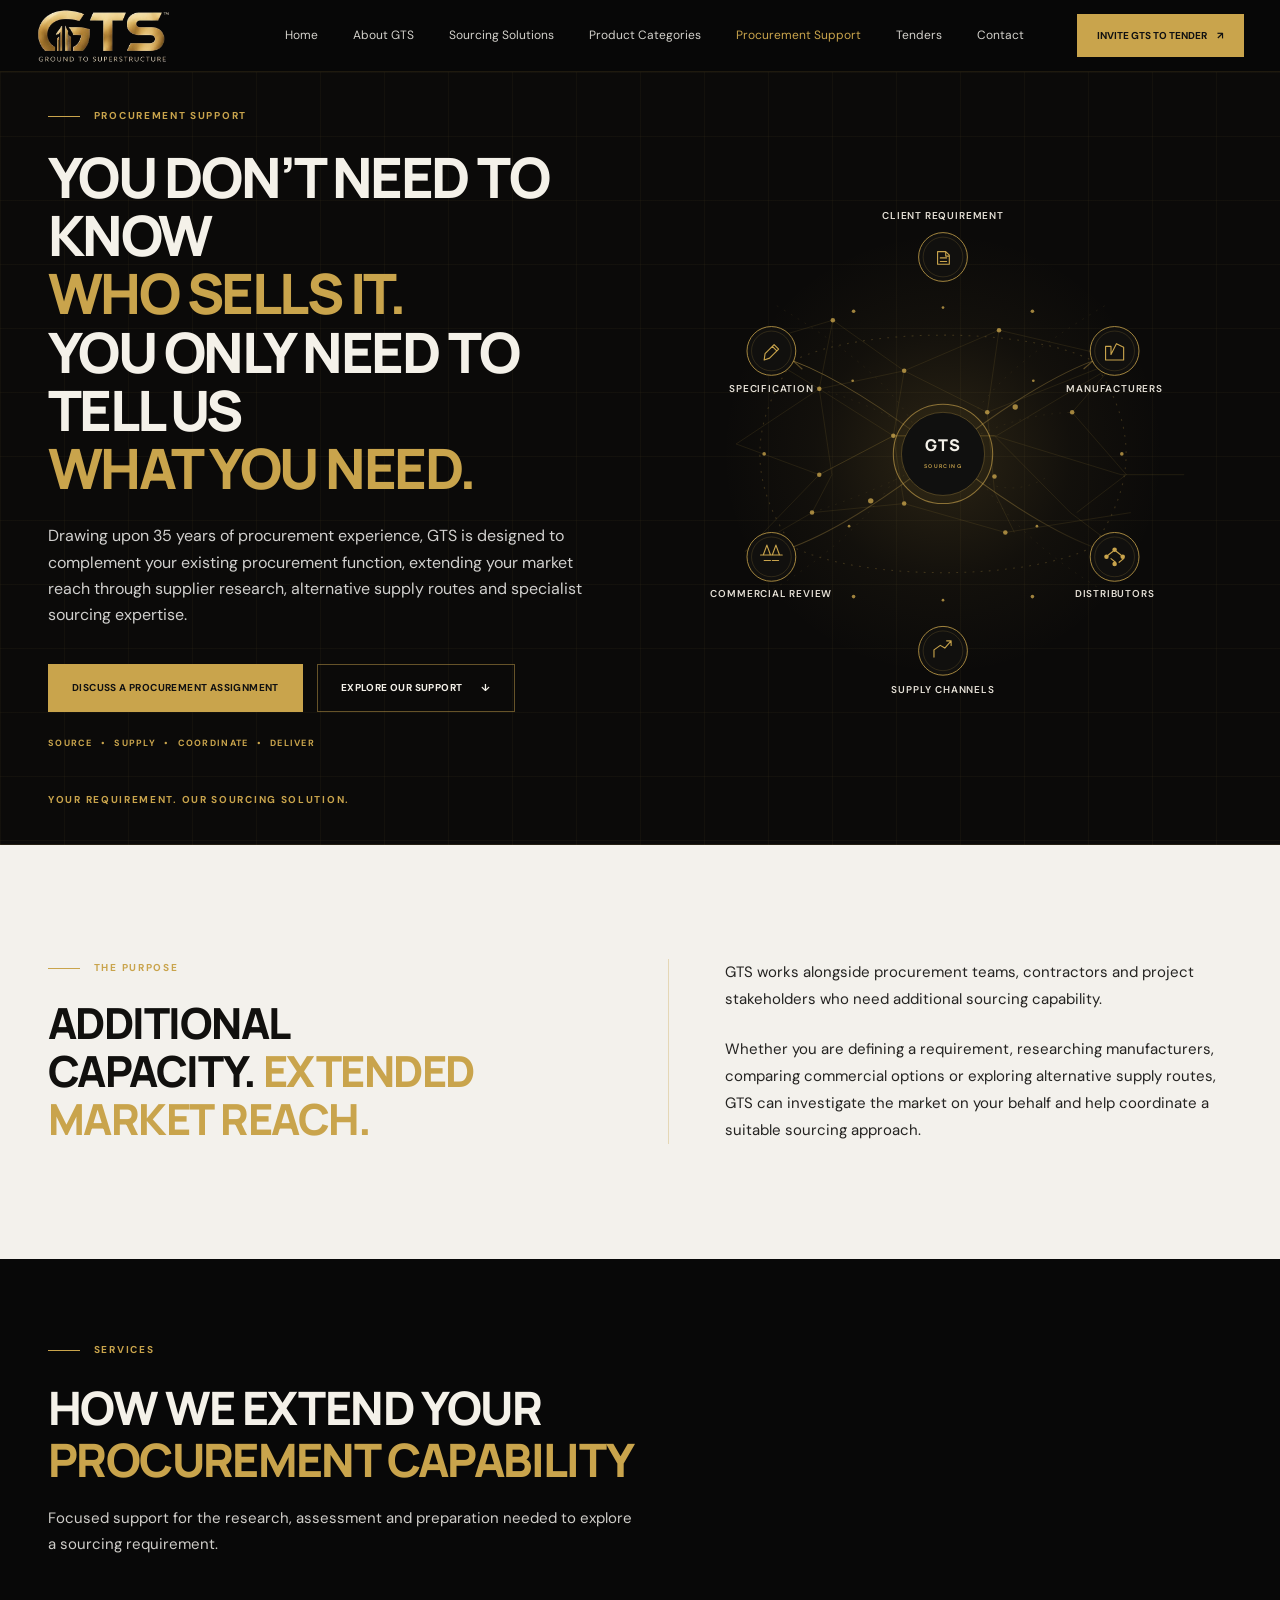
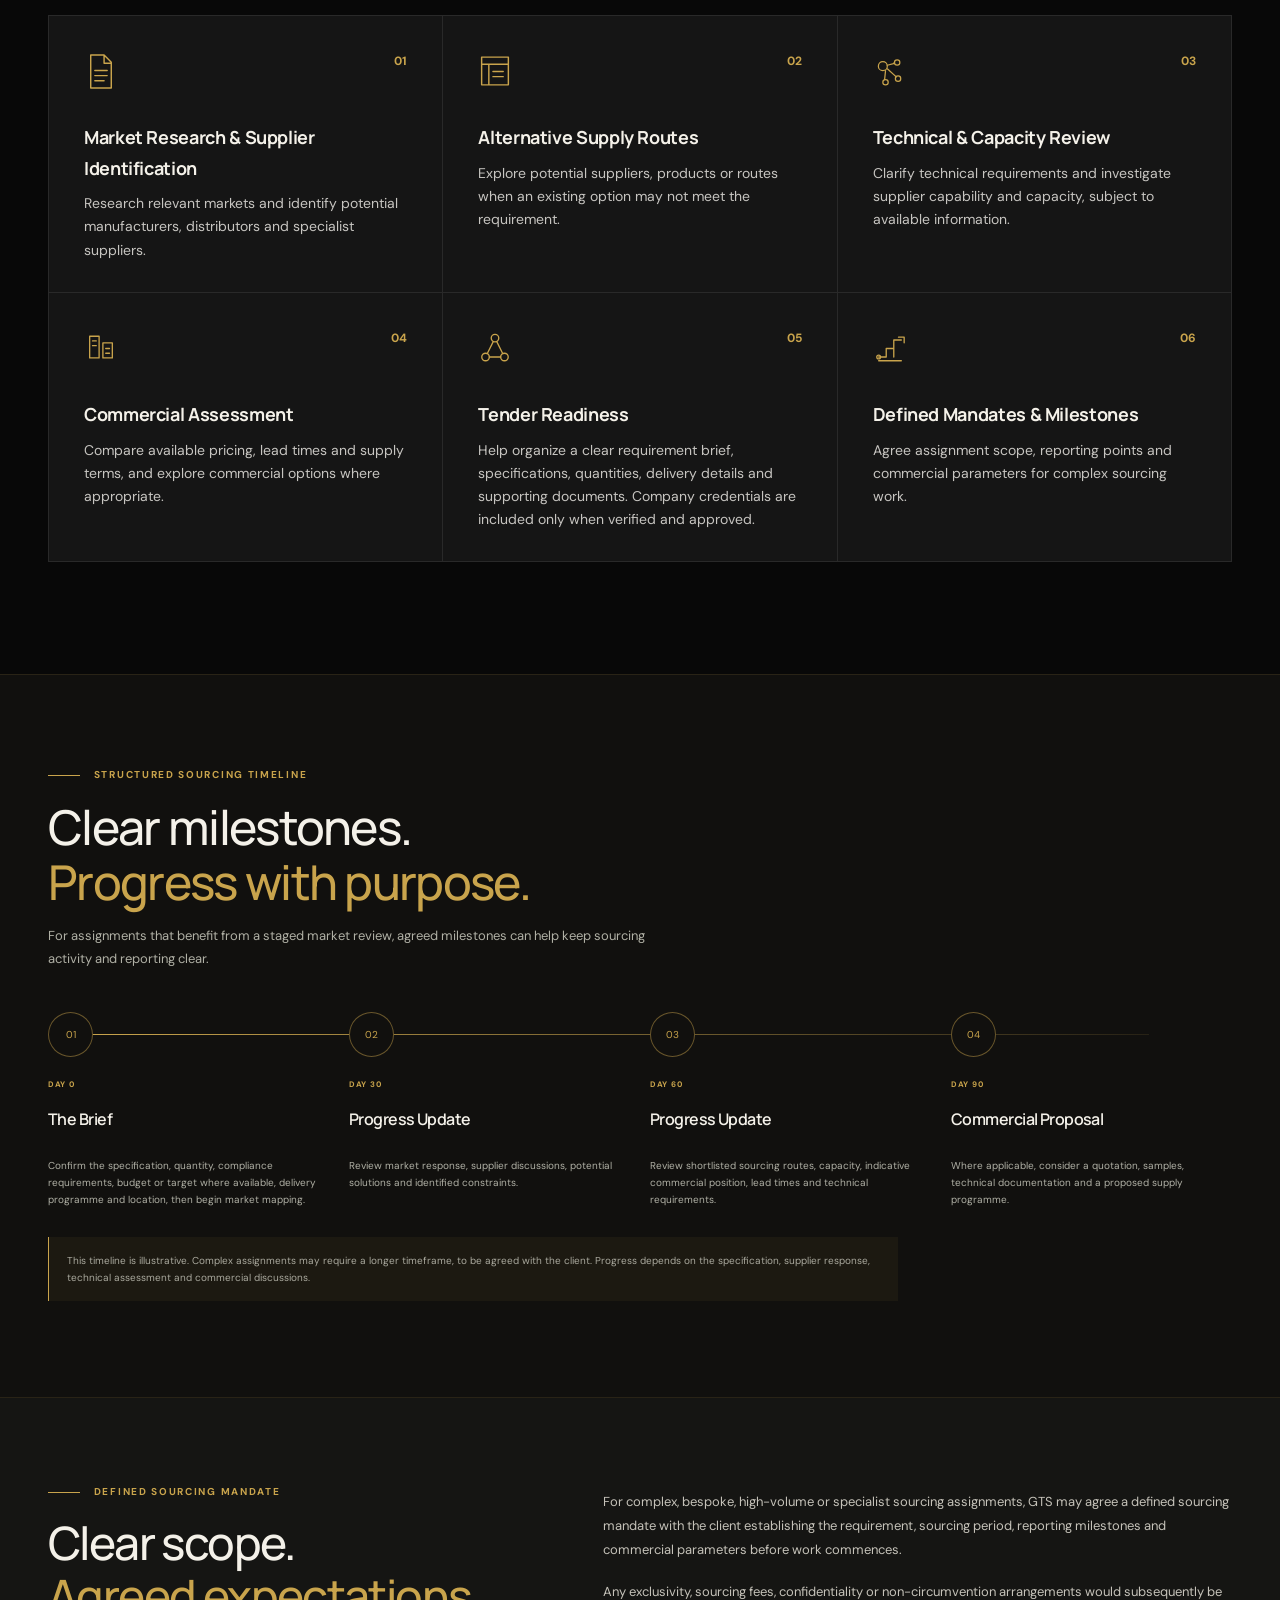
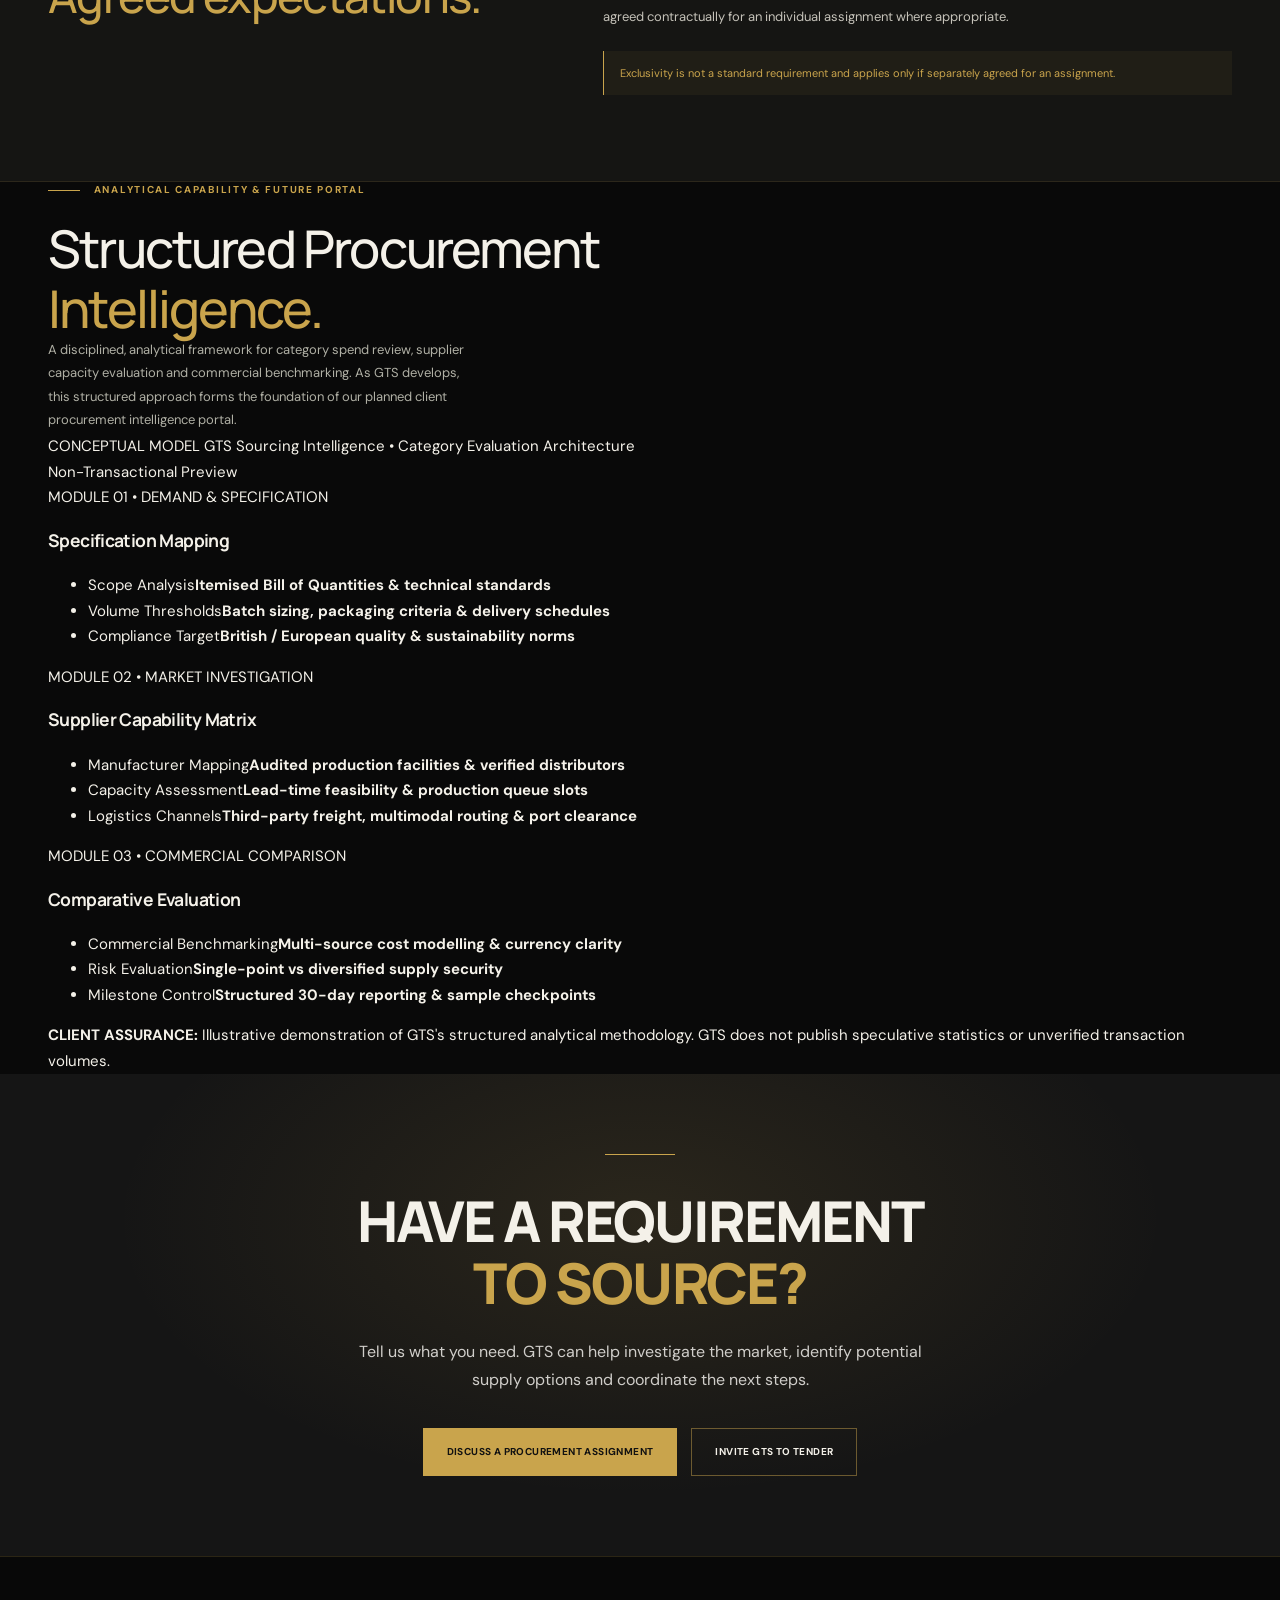
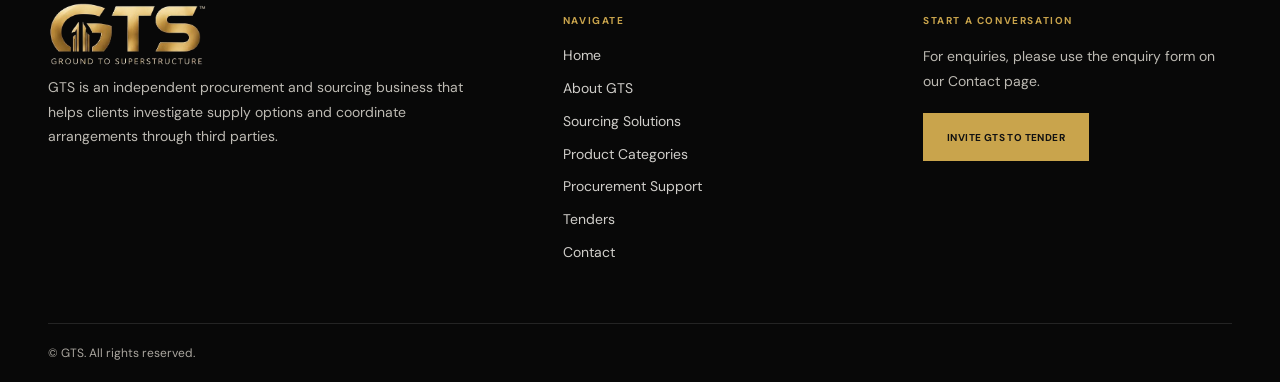
<file: procurement-support.html>
<!doctype html>
<html lang="en">
<head>
  <meta charset="utf-8">
  <meta name="viewport" content="width=device-width, initial-scale=1">
  <meta name="theme-color" content="#10100f">
  <meta name="description" content="Learn how Ground to Superstructure can complement procurement teams with supplier research and sourcing support.">
  <title>Procurement Support | Ground to Superstructure</title>
  <meta property="og:type" content="website">
  <meta property="og:site_name" content="Ground to Superstructure">
  <meta property="og:title" content="Procurement Support | Ground to Superstructure">
  <meta property="og:description" content="Learn how Ground to Superstructure can complement procurement teams with supplier research and sourcing support.">
  <meta name="twitter:card" content="summary">
  <meta name="twitter:title" content="Procurement Support | Ground to Superstructure">
  <meta name="twitter:description" content="Learn how Ground to Superstructure can complement procurement teams with supplier research and sourcing support.">
  <link rel="icon" type="image/png" href="images/favicon.png">
  <link rel="icon" type="image/svg+xml" href="favicon.svg">
  <link rel="preconnect" href="https://fonts.googleapis.com">
  <link rel="preconnect" href="https://fonts.gstatic.com" crossorigin>
  <link href="https://fonts.googleapis.com/css2?family=Cormorant+Garamond:ital,wght@0,400;0,500;0,600;1,400;1,500;1,600&family=DM+Sans:wght@400;500;600;700&family=Manrope:wght@400;500;600;700;800&display=swap" rel="stylesheet">
  <link rel="stylesheet" href="styles.css">
  <script src="script.js" defer></script>
</head>
<body class="procurement-page">
  <a class="skip-link" href="#main">Skip to content</a>
  <header class="site-header">
    <a class="brand" href="index.html" aria-label="Ground to Superstructure home"><img class="brand-logo" src="images/gts-logo.png" alt="Ground to Superstructure" width="135" height="56"></a>
    <button class="menu-toggle" type="button" aria-expanded="false" aria-controls="site-nav" aria-label="Open navigation"><span></span><span></span></button>
    <nav class="site-nav" id="site-nav" aria-label="Main navigation">
      <a href="index.html">Home</a><a href="about.html">About GTS</a><a href="sourcing-solutions.html">Sourcing Solutions</a><a href="product-categories.html">Product Categories</a><a href="procurement-support.html" aria-current="page">Procurement Support</a><a href="tenders.html">Tenders</a><a href="contact.html">Contact</a><a class="nav-cta" href="tenders.html#tender-form">Invite GTS to Tender <span aria-hidden="true">↗</span></a>
    </nav>
  </header>
  <main id="main">
    <section class="procurement-hero">
      <div class="section-shell procurement-hero-inner">
        <div class="procurement-hero-copy">
          <p class="eyebrow"><span class="eyebrow-line"></span> PROCUREMENT SUPPORT</p>
          <h1 class="js-reveal">YOU DON’T NEED TO KNOW<br><span>WHO SELLS IT.</span><br>YOU ONLY NEED TO TELL US<br><span>WHAT YOU NEED.</span></h1>
          <p class="page-lead">Drawing upon 35 years of procurement experience, GTS is designed to complement your existing procurement function, extending your market reach through supplier research, alternative supply routes and specialist sourcing expertise.</p>
          <div class="page-actions"><a class="button button-gold" href="contact.html#requirement-form">Discuss a procurement assignment</a><a class="button button-outline" href="#services">Explore our support <span aria-hidden="true">↓</span></a></div>
          <p class="procurement-four-stage" aria-label="Source, supply, coordinate, deliver">SOURCE <span aria-hidden="true">•</span> SUPPLY <span aria-hidden="true">•</span> COORDINATE <span aria-hidden="true">•</span> DELIVER</p>
          <p class="procurement-tagline">YOUR REQUIREMENT. OUR SOURCING SOLUTION.</p>
        </div>
        <figure class="procurement-network">
          <svg viewBox="0 0 620 570" role="img" aria-labelledby="network-title network-description">
            <title id="network-title">GTS sourcing network</title>
            <desc id="network-description">An abstract commercial network showing GTS coordinating requirements, specifications, manufacturers, distributors, supply channels and commercial evaluation through connected sourcing routes.</desc>
            <defs>
              <radialGradient id="network-glow"><stop stop-color="#c9a44c" stop-opacity=".19"/><stop offset=".58" stop-color="#c9a44c" stop-opacity=".045"/><stop offset="1" stop-color="#c9a44c" stop-opacity="0"/></radialGradient>
              <linearGradient id="network-route-gradient" x1="0" y1="0" x2="1" y2="1"><stop stop-color="#c9a44c" stop-opacity=".78"/><stop offset="1" stop-color="#c9a44c" stop-opacity=".14"/></linearGradient>
            </defs>
            <circle class="network-aura" cx="310" cy="280" r="245" fill="url(#network-glow)"/>
            <g class="network-lattice" fill="none">
              <path d="m94 160 94-28 79 56 105-45 133 31M81 269l92-61 94-20 92 46 154-61M91 388l74-43 102-10 112 32 139-22M188 132l-15 76 14 95-22 42M267 188l-12 72 12 75M372 143l-13 91 8 88 22 45M505 174l-52 60 60 69-55 42M94 160l79 48 82 52 114 0 144-86M81 269l92 34 82-43 112 0 140 43 70 0M91 388l82-85 82-43 112 0 84 85 57 43"/>
              <path class="network-lattice-dash" d="M126 116c76 45 131 89 158 144m205-144c-77 46-132 90-159 144M122 430c79-48 132-105 162-170m204 172c-79-48-133-104-162-169M174 208c63 20 103 41 136 72s74 54 119 23M165 345c75-25 115-47 145-65s78-44 143-46"/>
            </g>
            <g class="network-routes" fill="none">
              <path class="network-route" d="M310 280C310 211 310 143 310 88"/>
              <path class="network-route" d="M310 280C365 237 423 197 476 177"/>
              <path class="network-route" d="M310 280C365 323 423 363 476 383"/>
              <path class="network-route" d="M310 280C310 350 310 418 310 470"/>
              <path class="network-route" d="M310 280C255 323 197 363 144 383"/>
              <path class="network-route" d="M310 280C255 237 197 197 144 177"/>
              <path class="network-route network-route-cross" d="M144 177C218 139 402 139 476 177M476 177C525 248 525 312 476 383M476 383C402 421 218 421 144 383M144 383C95 312 95 248 144 177"/>
              <path class="network-route network-route-trace" pathLength="1" d="M144 177C209 236 248 252 310 280S414 345 476 383"/>
              <path class="network-route network-route-trace network-route-trace-alt" pathLength="1" d="M476 177C410 236 372 252 310 280S207 345 144 383"/>
            </g>
            <g class="network-points">
              <circle cx="211" cy="122" r="2"/><circle cx="409" cy="122" r="2"/><circle cx="508" cy="280" r="2"/>
              <circle cx="409" cy="438" r="2"/><circle cx="211" cy="438" r="2"/><circle cx="112" cy="280" r="2"/>
              <circle cx="210" cy="199" r="1.5"/><circle cx="410" cy="199" r="1.5"/><circle cx="414" cy="360" r="1.5"/>
              <circle cx="206" cy="360" r="1.5"/><circle cx="310" cy="118" r="1.5"/><circle cx="310" cy="442" r="1.5"/>
              <circle cx="188" cy="132" r="2.5"/><circle cx="267" cy="188" r="2.5"/><circle cx="372" cy="143" r="2.5"/>
              <circle cx="173" cy="208" r="2.5"/><circle cx="359" cy="234" r="2.5"/><circle cx="453" cy="234" r="2.5"/>
              <circle cx="173" cy="303" r="2.5"/><circle cx="255" cy="260" r="2.5"/><circle cx="367" cy="305" r="2.5"/>
              <circle cx="165" cy="345" r="2.5"/><circle cx="267" cy="335" r="2.5"/><circle cx="379" cy="367" r="2.5"/>
              <circle class="network-node-pulse" cx="390" cy="228" r="3"/><circle class="network-node-pulse network-node-pulse-delay" cx="230" cy="332" r="3"/>
            </g>
            <g class="network-node">
              <circle class="node-shell" cx="310" cy="62" r="27"/><circle class="node-inner" cx="310" cy="62" r="22"/>
              <path class="node-icon" d="M304 56h9l4 4v10h-13zM313 56v5h4M307 63h7M307 67h7"/>
              <text class="node-label" x="310" y="20">CLIENT REQUIREMENT</text>
            </g>
            <g class="network-node">
              <circle class="node-shell" cx="120" cy="166" r="27"/><circle class="node-inner" cx="120" cy="166" r="22"/>
              <path class="node-icon" d="m113 169 10-10 5 5-10 10-6 2zM121 161l5 5"/>
              <text class="node-label" x="120" y="211">SPECIFICATION</text>
            </g>
            <g class="network-node">
              <circle class="node-shell" cx="500" cy="166" r="27"/><circle class="node-inner" cx="500" cy="166" r="22"/>
              <path class="node-icon" d="M490 176v-15h6v9l6-12 8 4v14z"/>
              <text class="node-label" x="500" y="211">MANUFACTURERS</text>
            </g>
            <g class="network-node">
              <circle class="node-shell" cx="500" cy="394" r="27"/><circle class="node-inner" cx="500" cy="394" r="22"/>
              <circle class="node-icon-dot" cx="491" cy="394" r="2.5"/><circle class="node-icon-dot" cx="500" cy="386" r="2.5"/><circle class="node-icon-dot" cx="509" cy="394" r="2.5"/><circle class="node-icon-dot" cx="500" cy="402" r="2.5"/>
              <path class="node-icon" d="m493 392 5-4m4 0 5 4m-11 4 5 4m4 0 5-4"/>
              <text class="node-label" x="500" y="439">DISTRIBUTORS</text>
            </g>
            <g class="network-node">
              <circle class="node-shell" cx="120" cy="394" r="27"/><circle class="node-inner" cx="120" cy="394" r="22"/>
              <path class="node-icon" d="M108 392h24M111 392l4-11 4 11M121 392l4-11 4 11M112 398h7M121 398h7"/>
              <text class="node-label" x="120" y="439">COMMERCIAL REVIEW</text>
            </g>
            <g class="network-node">
              <circle class="node-shell" cx="310" cy="498" r="27"/><circle class="node-inner" cx="310" cy="498" r="22"/>
              <path class="node-icon" d="M300 505v-8l7-5 5 3 7-8M314 487h5v5"/>
              <text class="node-label" x="310" y="545">SUPPLY CHANNELS</text>
            </g>
            <circle class="network-core-outer" cx="310" cy="280" r="55"/>
            <circle class="network-core-inner" cx="310" cy="280" r="46"/>
            <text class="network-center" x="310" y="277">GTS</text>
            <text class="network-center-sub" x="310" y="296">SOURCING</text>
          </svg>
        </figure>
      </div>
    </section>
    <section class="purpose-section">
      <div class="section-shell purpose-grid">
        <div><p class="eyebrow"><span class="eyebrow-line"></span> THE PURPOSE</p><h2>ADDITIONAL<br>CAPACITY. <span>EXTENDED<br>MARKET REACH.</span></h2></div>
        <div class="purpose-copy"><p>GTS works alongside procurement teams, contractors and project stakeholders who need additional sourcing capability.</p><p>Whether you are defining a requirement, researching manufacturers, comparing commercial options or exploring alternative supply routes, GTS can investigate the market on your behalf and help coordinate a suitable sourcing approach.</p></div>
      </div>
    </section>
    <section class="services-section" id="services">
      <div class="section-shell">
        <p class="eyebrow"><span class="eyebrow-line"></span> SERVICES</p>
        <div class="services-heading"><h2>HOW WE EXTEND YOUR<br><span>PROCUREMENT CAPABILITY</span></h2><p>Focused support for the research, assessment and preparation needed to explore a sourcing requirement.</p></div>
        <div class="service-grid">
          <article class="service-item"><span class="service-number">01</span><svg viewBox="0 0 32 36" aria-hidden="true"><path d="M6 2h13l7 7v25H6zM19 2v8h7M10 17h12M10 22h12M10 27h9"/></svg><h3>Market Research &amp; Supplier Identification</h3><p>Research relevant markets and identify potential manufacturers, distributors and specialist suppliers.</p></article>
          <article class="service-item"><span class="service-number">02</span><svg viewBox="0 0 32 36" aria-hidden="true"><path d="M3 4h26v27H3zM3 11h26M10 11v20M14 18h10M14 23h10"/></svg><h3>Alternative Supply Routes</h3><p>Explore potential suppliers, products or routes when an existing option may not meet the requirement.</p></article>
          <article class="service-item"><span class="service-number">03</span><svg viewBox="0 0 38 36" aria-hidden="true"><circle cx="11" cy="12" r="5"/><circle cx="27" cy="8" r="3"/><circle cx="28" cy="26" r="3"/><circle cx="14" cy="30" r="3"/><path d="m16 11 8-2M14 17l-1 10M16 15l10 9M24 8l-1 1"/></svg><h3>Technical &amp; Capacity Review</h3><p>Clarify technical requirements and investigate supplier capability and capacity, subject to available information.</p></article>
          <article class="service-item"><span class="service-number">04</span><svg viewBox="0 0 36 36" aria-hidden="true"><path d="M6 5h10v23H6zM20 12h10v16H20zM9 10h4M9 15h4M23 18h4M23 23h4"/></svg><h3>Commercial Assessment</h3><p>Compare available pricing, lead times and supply terms, and explore commercial options where appropriate.</p></article>
          <article class="service-item"><span class="service-number">05</span><svg viewBox="0 0 36 36" aria-hidden="true"><circle cx="18" cy="7" r="4"/><circle cx="8" cy="27" r="4"/><circle cx="28" cy="27" r="4"/><path d="m16 11-6 12M20 11l6 12M12 27h12"/></svg><h3>Tender Readiness</h3><p>Help organize a clear requirement brief, specifications, quantities, delivery details and supporting documents. Company credentials are included only when verified and approved.</p></article>
          <article class="service-item"><span class="service-number">06</span><svg viewBox="0 0 36 36" aria-hidden="true"><path d="M6 27h8V18h8v-9h8M6 31h24M27 6h6v6M14 18v9M22 18v9"/><circle cx="6" cy="27" r="2"/></svg><h3>Defined Mandates &amp; Milestones</h3><p>Agree assignment scope, reporting points and commercial parameters for complex sourcing work.</p></article>
        </div>
      </div>
    </section>
    <section class="procurement-timeline-section" aria-labelledby="procurement-timeline-title">
      <div class="section-shell">
        <div class="procurement-timeline-heading">
          <p class="eyebrow"><span class="eyebrow-line"></span> STRUCTURED SOURCING TIMELINE</p>
          <h2 id="procurement-timeline-title">Clear milestones.<br><span>Progress with purpose.</span></h2>
          <p>For assignments that benefit from a staged market review, agreed milestones can help keep sourcing activity and reporting clear.</p>
        </div>
        <ol class="procurement-timeline">
          <li class="procurement-timeline-item">
            <span class="procurement-timeline-marker" aria-hidden="true">01</span>
            <p class="procurement-timeline-when">DAY 0</p>
            <h3>The Brief</h3>
            <p>Confirm the specification, quantity, compliance requirements, budget or target where available, delivery programme and location, then begin market mapping.</p>
          </li>
          <li class="procurement-timeline-item">
            <span class="procurement-timeline-marker" aria-hidden="true">02</span>
            <p class="procurement-timeline-when">DAY 30</p>
            <h3>Progress Update</h3>
            <p>Review market response, supplier discussions, potential solutions and identified constraints.</p>
          </li>
          <li class="procurement-timeline-item">
            <span class="procurement-timeline-marker" aria-hidden="true">03</span>
            <p class="procurement-timeline-when">DAY 60</p>
            <h3>Progress Update</h3>
            <p>Review shortlisted sourcing routes, capacity, indicative commercial position, lead times and technical requirements.</p>
          </li>
          <li class="procurement-timeline-item">
            <span class="procurement-timeline-marker" aria-hidden="true">04</span>
            <p class="procurement-timeline-when">DAY 90</p>
            <h3>Commercial Proposal</h3>
            <p>Where applicable, consider a quotation, samples, technical documentation and a proposed supply programme.</p>
          </li>
        </ol>
        <p class="procurement-timeline-note">This timeline is illustrative. Complex assignments may require a longer timeframe, to be agreed with the client. Progress depends on the specification, supplier response, technical assessment and commercial discussions.</p>
      </div>
    </section>
    <section class="procurement-mandate-section" aria-labelledby="procurement-mandate-title">
      <div class="section-shell procurement-mandate-layout">
        <div class="procurement-mandate-heading">
          <p class="eyebrow"><span class="eyebrow-line"></span> DEFINED SOURCING MANDATE</p>
          <h2 id="procurement-mandate-title">Clear scope.<br><span>Agreed expectations.</span></h2>
        </div>
        <div class="procurement-mandate-copy">
          <p>For complex, bespoke, high-volume or specialist sourcing assignments, GTS may agree a defined sourcing mandate with the client establishing the requirement, sourcing period, reporting milestones and commercial parameters before work commences.</p>
          <p>Any exclusivity, sourcing fees, confidentiality or non-circumvention arrangements would subsequently be agreed contractually for an individual assignment where appropriate.</p>
          <p class="procurement-mandate-note">Exclusivity is not a standard requirement and applies only if separately agreed for an assignment.</p>
        </div>
      </div>
    </section>
    <section class="procurement-intelligence-section" aria-labelledby="procurement-intel-title">
      <div class="section-shell">
        <div class="procurement-intel-header">
          <p class="eyebrow"><span class="eyebrow-line"></span> ANALYTICAL CAPABILITY &amp; FUTURE PORTAL</p>
          <h2 id="procurement-intel-title">Structured Procurement<br><span>Intelligence.</span></h2>
          <p class="section-lead">A disciplined, analytical framework for category spend review, supplier capacity evaluation and commercial benchmarking. As GTS develops, this structured approach forms the foundation of our planned client procurement intelligence portal.</p>
        </div>
        <div class="intel-dashboard-mockup" aria-label="Conceptual procurement portal demonstration">
          <div class="mockup-topbar">
            <div class="mockup-identity">
              <span class="mockup-badge">CONCEPTUAL MODEL</span>
              <span class="mockup-title">GTS Sourcing Intelligence &bull; Category Evaluation Architecture</span>
            </div>
            <div class="mockup-status">Non-Transactional Preview</div>
          </div>
          <div class="mockup-grid">
            <div class="mockup-panel">
              <p class="mockup-panel-kicker">MODULE 01 &bull; DEMAND &amp; SPECIFICATION</p>
              <h3>Specification Mapping</h3>
              <ul class="mockup-list">
                <li><span>Scope Analysis</span><strong>Itemised Bill of Quantities &amp; technical standards</strong></li>
                <li><span>Volume Thresholds</span><strong>Batch sizing, packaging criteria &amp; delivery schedules</strong></li>
                <li><span>Compliance Target</span><strong>British / European quality &amp; sustainability norms</strong></li>
              </ul>
            </div>
            <div class="mockup-panel">
              <p class="mockup-panel-kicker">MODULE 02 &bull; MARKET INVESTIGATION</p>
              <h3>Supplier Capability Matrix</h3>
              <ul class="mockup-list">
                <li><span>Manufacturer Mapping</span><strong>Audited production facilities &amp; verified distributors</strong></li>
                <li><span>Capacity Assessment</span><strong>Lead-time feasibility &amp; production queue slots</strong></li>
                <li><span>Logistics Channels</span><strong>Third-party freight, multimodal routing &amp; port clearance</strong></li>
              </ul>
            </div>
            <div class="mockup-panel">
              <p class="mockup-panel-kicker">MODULE 03 &bull; COMMERCIAL COMPARISON</p>
              <h3>Comparative Evaluation</h3>
              <ul class="mockup-list">
                <li><span>Commercial Benchmarking</span><strong>Multi-source cost modelling &amp; currency clarity</strong></li>
                <li><span>Risk Evaluation</span><strong>Single-point vs diversified supply security</strong></li>
                <li><span>Milestone Control</span><strong>Structured 30-day reporting &amp; sample checkpoints</strong></li>
              </ul>
            </div>
          </div>
          <div class="mockup-footer">
            <span class="mockup-foot-note"><strong>CLIENT ASSURANCE:</strong> Illustrative demonstration of GTS's structured analytical methodology. GTS does not publish speculative statistics or unverified transaction volumes.</span>
          </div>
        </div>
      </div>
    </section>
    <section class="procurement-cta">
      <div class="section-shell"><span class="cta-rule"></span><h2>HAVE A REQUIREMENT<br><span>TO SOURCE?</span></h2><p>Tell us what you need. GTS can help investigate the market, identify potential<br class="desktop-break"> supply options and coordinate the next steps.</p><div class="page-actions"><a class="button button-gold" href="contact.html#requirement-form">Discuss a procurement assignment</a><a class="button button-outline" href="tenders.html#tender-form">Invite GTS to tender</a></div></div>
    </section>
  </main>
  <footer class="gts-footer">
    <div class="section-shell gts-footer-grid">
      <div class="gts-footer-company">
        <a class="brand footer-brand" href="index.html" aria-label="Ground to Superstructure home"><img class="brand-logo footer-logo" src="images/gts-logo.png" alt="Ground to Superstructure - SOURCE &bull; SUPPLY &bull; COORDINATE &bull; DELIVER" width="160" height="66"></a>
        <p>GTS is an independent procurement and sourcing business that helps clients investigate supply options and coordinate arrangements through third parties.</p>
      </div>
      <nav class="gts-footer-navigation" aria-label="Footer navigation"><h2>NAVIGATE</h2><a href="index.html">Home</a><a href="about.html">About GTS</a><a href="sourcing-solutions.html">Sourcing Solutions</a><a href="product-categories.html">Product Categories</a><a href="procurement-support.html">Procurement Support</a><a href="tenders.html">Tenders</a><a href="contact.html">Contact</a></nav>
      <div class="gts-footer-conversation"><h2>START A CONVERSATION</h2><p>For enquiries, please use the enquiry form on our Contact page.</p><a class="button button-gold" href="tenders.html#tender-form">Invite GTS to Tender</a></div>
    </div>
    <div class="section-shell gts-footer-copyright">© GTS. All rights reserved.<span id="year" hidden></span></div>
  </footer>
</body>
</html>
</file>
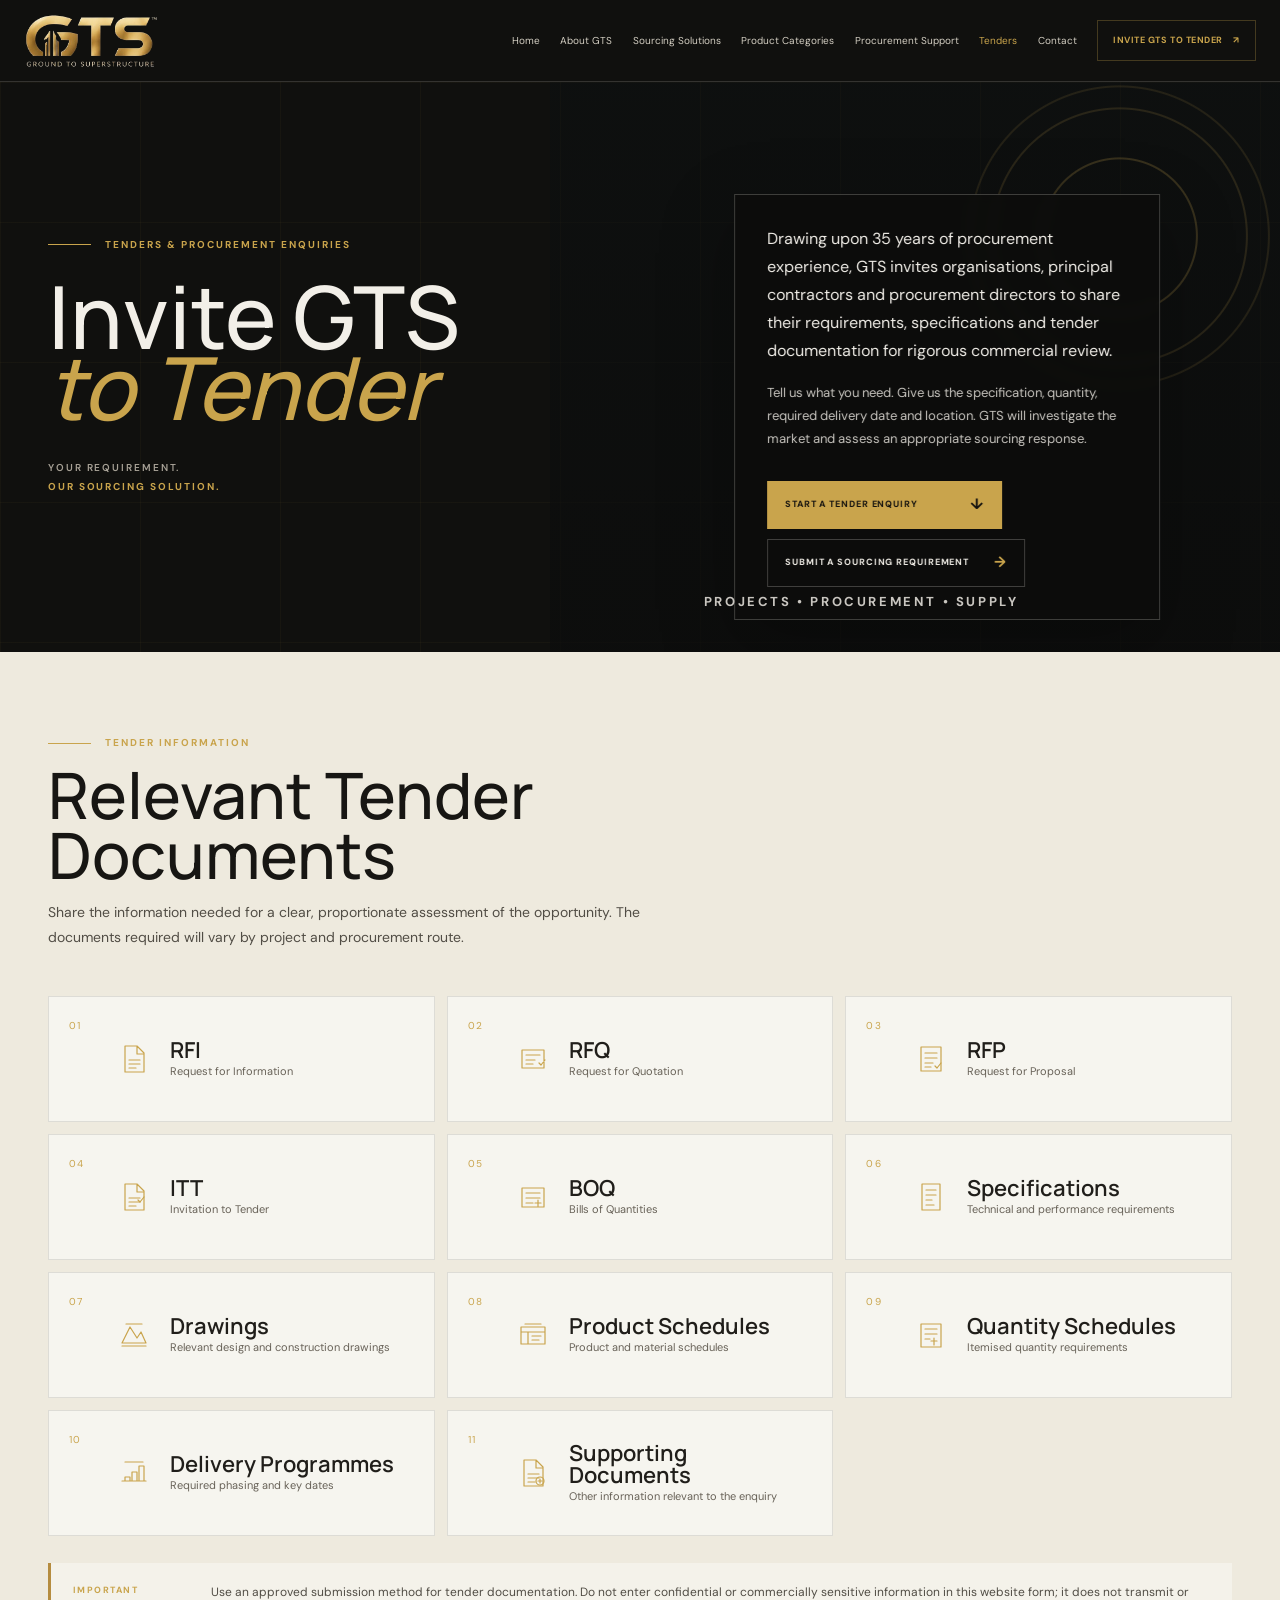
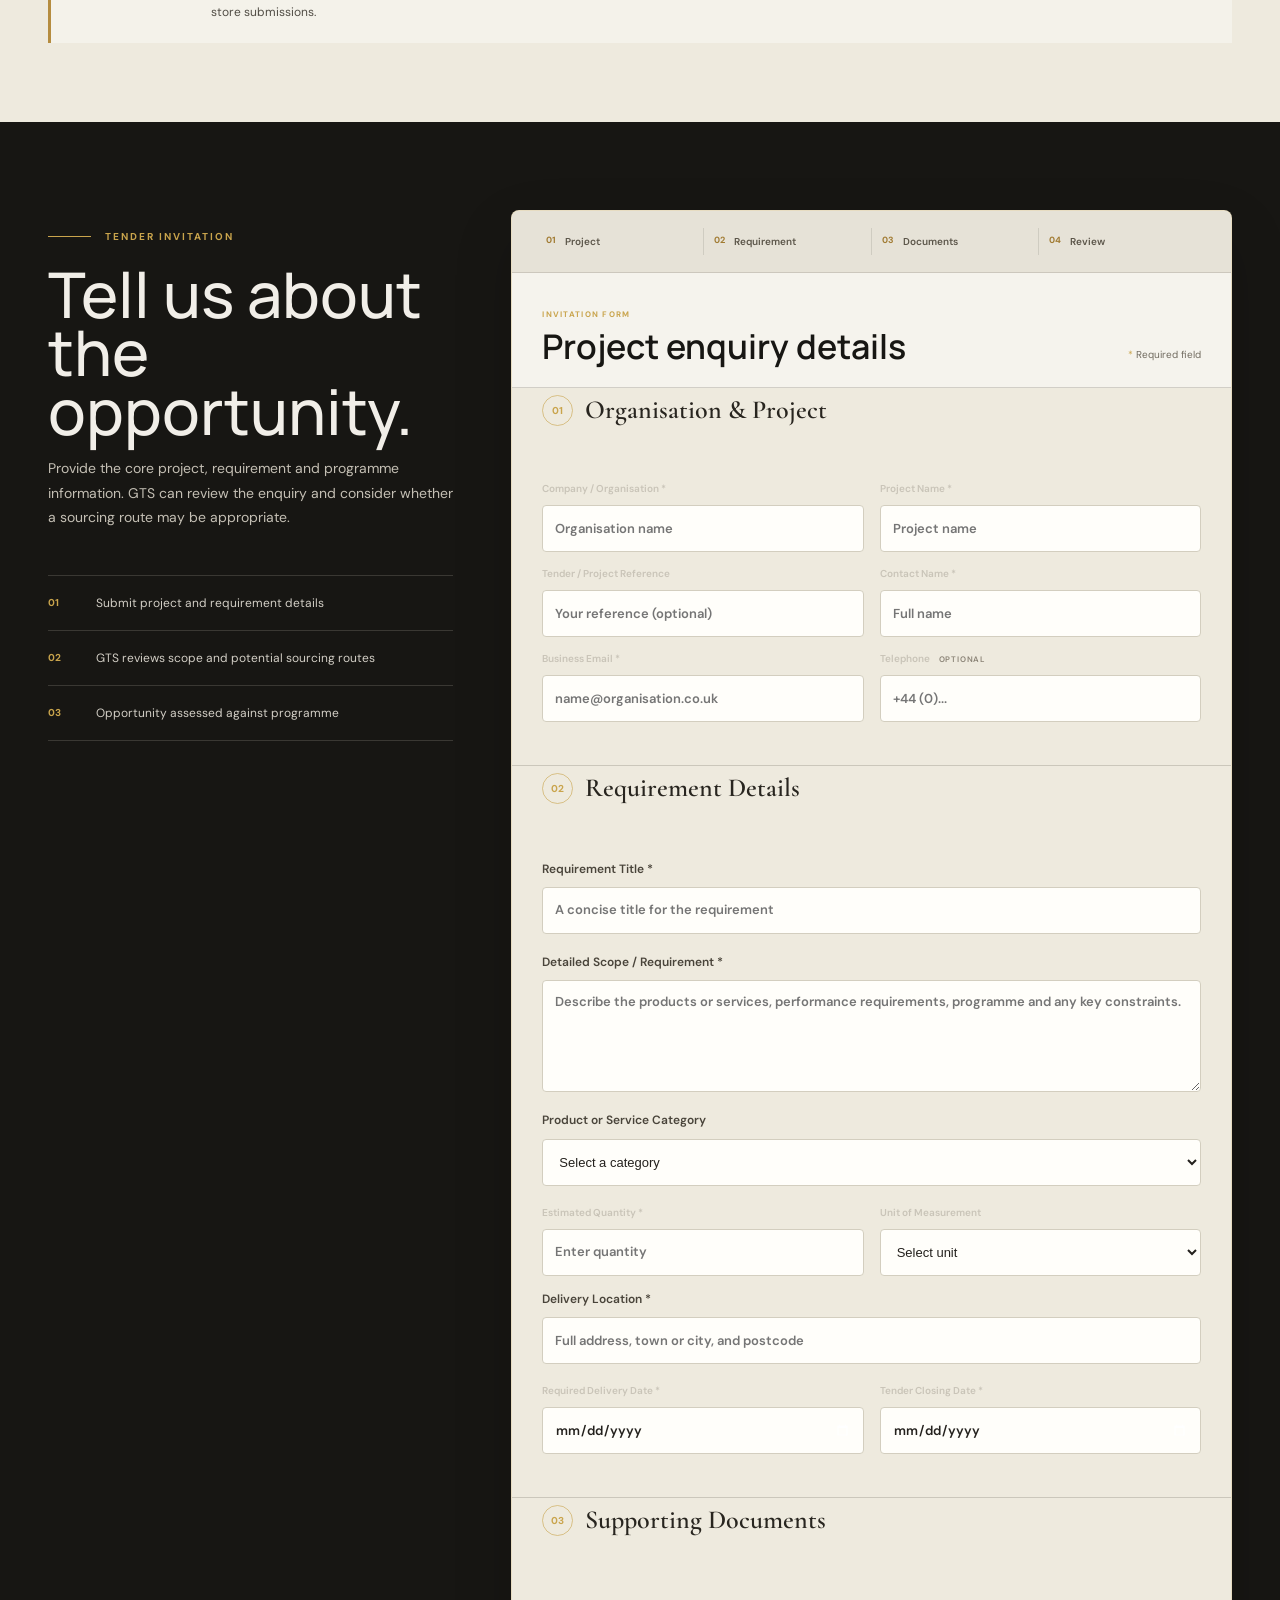
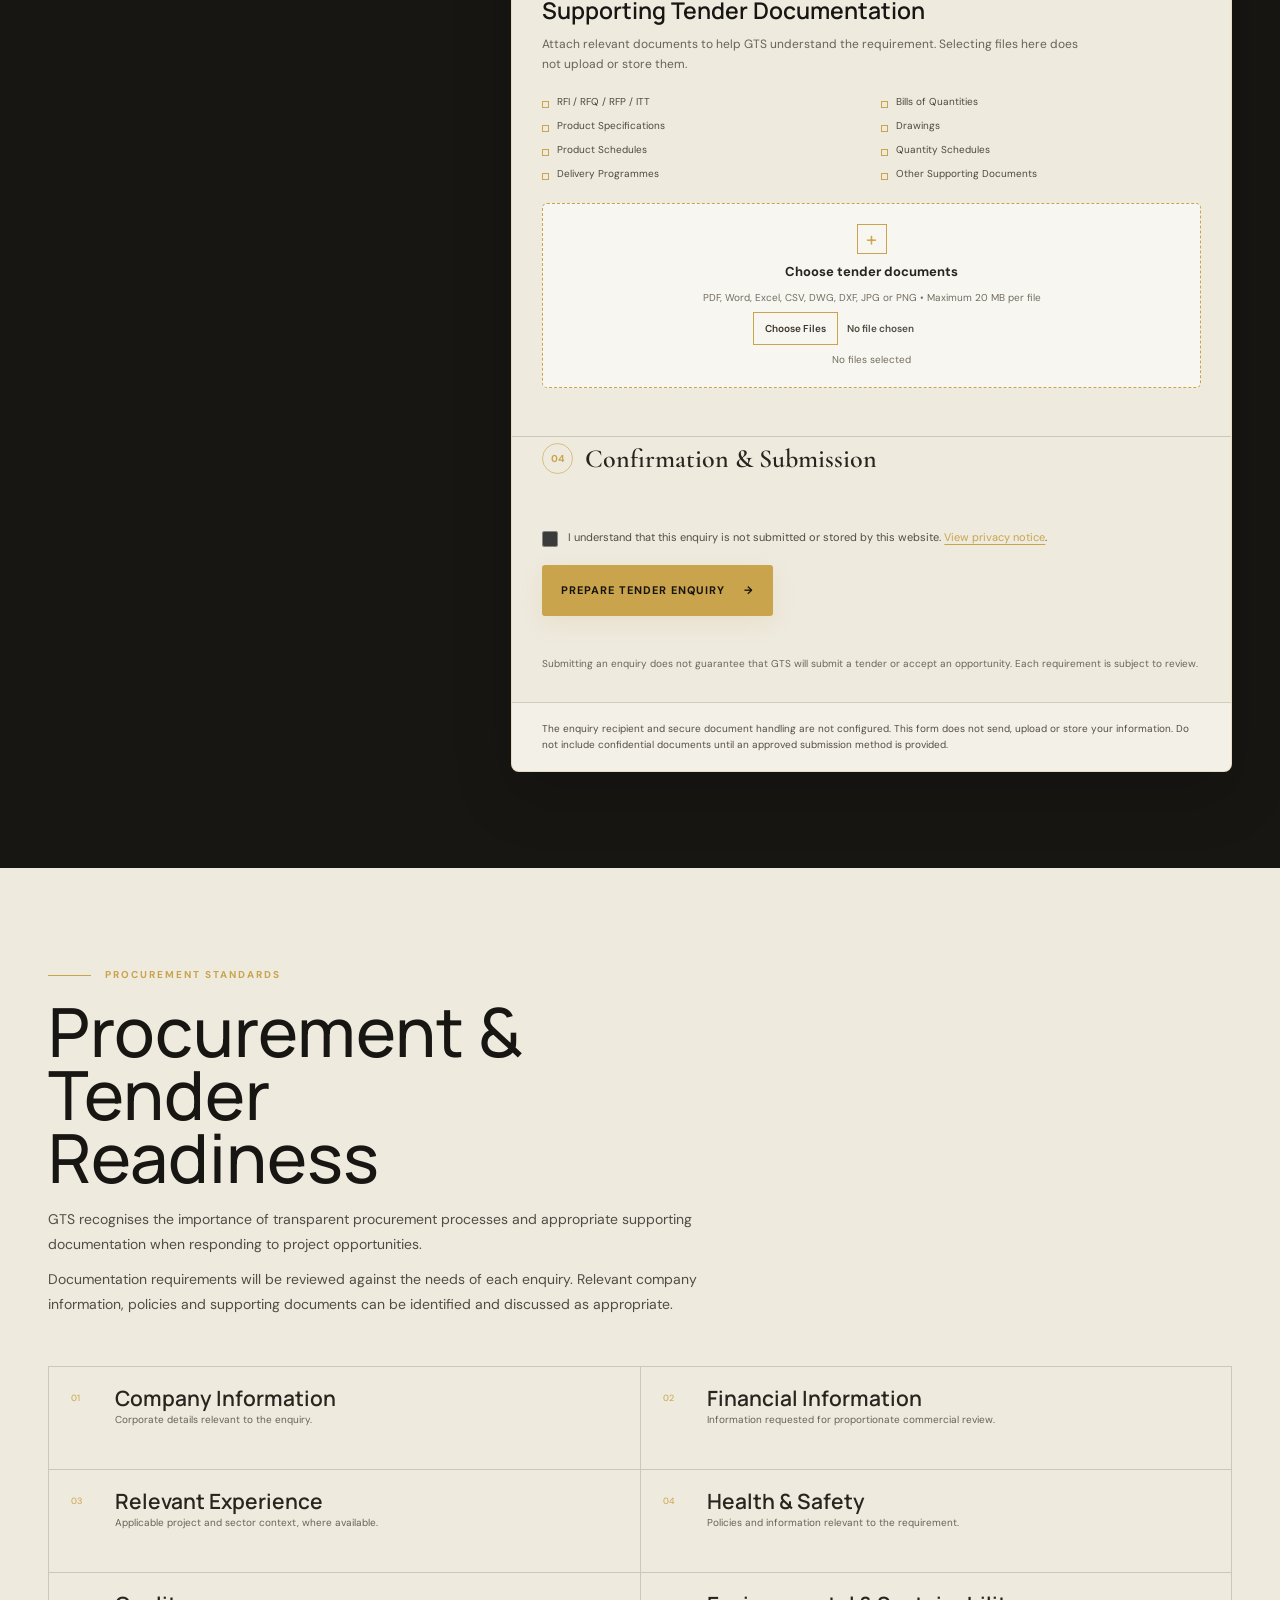
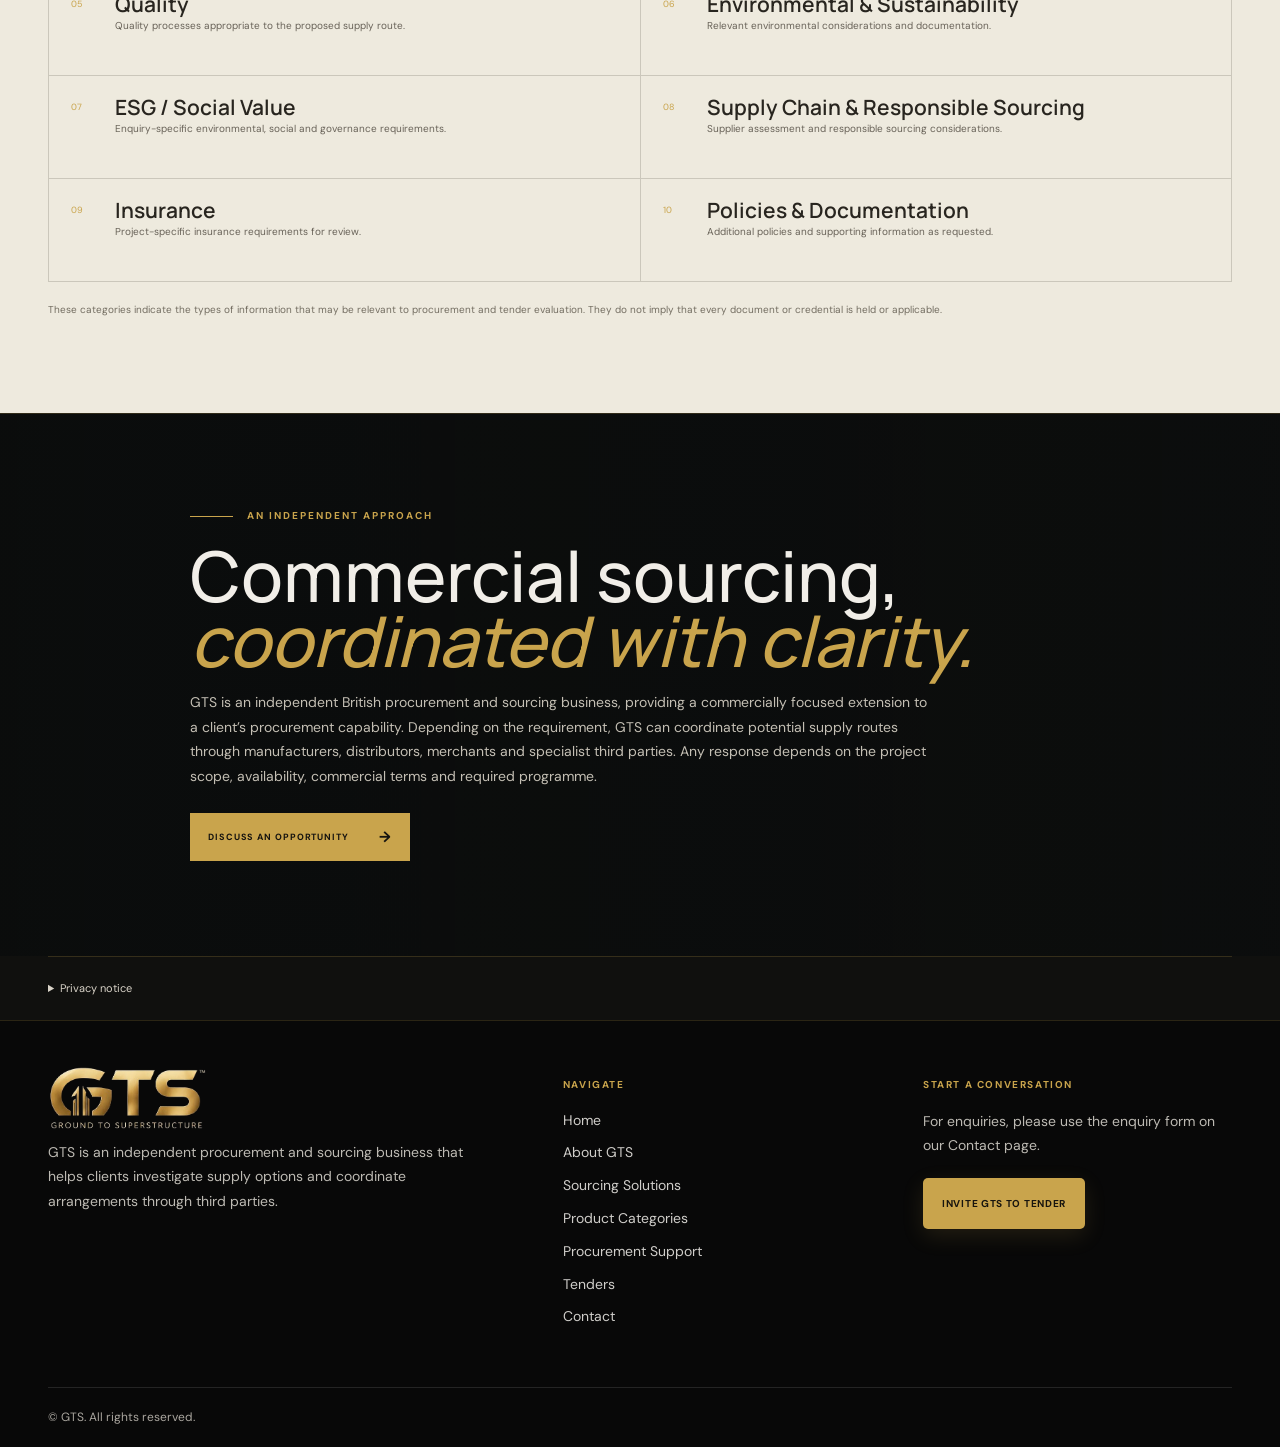
<file: tenders.html>
<!doctype html>
<html lang="en">
<head>
  <meta charset="utf-8">
  <meta name="viewport" content="width=device-width, initial-scale=1">
  <meta name="theme-color" content="#10100f">
  <meta name="description" content="Invite Ground to Superstructure to review a tender, RFI, RFQ, RFP, ITT or project-specific sourcing opportunity.">
  <title>Tenders | Ground to Superstructure</title>
  <meta property="og:type" content="website">
  <meta property="og:site_name" content="Ground to Superstructure">
  <meta property="og:title" content="Tenders | Ground to Superstructure">
  <meta property="og:description" content="Invite Ground to Superstructure to review a tender, RFI, RFQ, RFP, ITT or project-specific sourcing opportunity.">
  <meta name="twitter:card" content="summary">
  <meta name="twitter:title" content="Tenders | Ground to Superstructure">
  <meta name="twitter:description" content="Invite Ground to Superstructure to review a tender, RFI, RFQ, RFP, ITT or project-specific sourcing opportunity.">
  <link rel="icon" type="image/png" href="images/favicon.png">
  <link rel="icon" type="image/svg+xml" href="favicon.svg">
  <link rel="preconnect" href="https://fonts.googleapis.com">
  <link rel="preconnect" href="https://fonts.gstatic.com" crossorigin>
  <link href="https://fonts.googleapis.com/css2?family=Cormorant+Garamond:ital,wght@0,400;0,500;0,600;1,400;1,500;1,600&family=DM+Sans:wght@400;500;600;700&family=Manrope:wght@400;500;600;700;800&display=swap" rel="stylesheet">
  <link rel="stylesheet" href="styles.css">
  <script src="script.js" defer></script>
</head>
<body class="tenders-page">
  <a class="skip-link" href="#main">Skip to content</a>
  <header class="site-header tenders-header">
    <a class="brand" href="index.html" aria-label="Ground to Superstructure home"><img class="brand-logo" src="images/gts-logo.png" alt="Ground to Superstructure" width="135" height="56"></a>
    <button class="menu-toggle" type="button" aria-expanded="false" aria-controls="site-nav" aria-label="Open navigation"><span></span><span></span></button>
    <nav class="site-nav" id="site-nav" aria-label="Main navigation">
      <a href="index.html">Home</a><a href="about.html">About GTS</a><a href="sourcing-solutions.html">Sourcing Solutions</a><a href="product-categories.html">Product Categories</a><a href="procurement-support.html">Procurement Support</a><a href="tenders.html" aria-current="page">Tenders</a><a href="contact.html">Contact</a><a class="nav-cta" href="#tender-form">Invite GTS to Tender <span aria-hidden="true">↗</span></a>
    </nav>
  </header>
  <main id="main">
    <section class="tender-hero" id="top" aria-labelledby="tender-title">
      <div class="tender-hero-grid">
        <div class="tender-hero-heading"><p class="tender-eyebrow"><span></span>TENDERS &amp; PROCUREMENT ENQUIRIES</p><h1 id="tender-title" class="js-reveal">Invite GTS<br><em>to Tender</em></h1><p class="tender-hero-tagline">YOUR REQUIREMENT.<br><strong>OUR SOURCING SOLUTION.</strong></p></div>
        <div class="tender-hero-copy"><div class="tender-hero-panel"><p>Drawing upon 35 years of procurement experience, GTS invites organisations, principal contractors and procurement directors to share their requirements, specifications and tender documentation for rigorous commercial review.</p><p>Tell us what you need. Give us the specification, quantity, required delivery date and location. GTS will investigate the market and assess an appropriate sourcing response.</p><div class="tender-hero-actions"><a class="tender-action tender-action-primary" href="#tender-form">Start a tender enquiry <span aria-hidden="true">↓</span></a><a class="tender-action" href="contact.html#requirement-form">Submit a Sourcing Requirement <span aria-hidden="true">→</span></a></div></div><p class="tender-hero-image-note">PROJECTS &bull; PROCUREMENT &bull; SUPPLY</p></div>
      </div>
    </section>
    <section class="tender-documents" aria-labelledby="documents-title">
      <div class="section-shell">
        <div class="tender-section-heading"><p class="tender-eyebrow"><span></span>TENDER INFORMATION</p><h2 id="documents-title">Relevant Tender Documents</h2><p>Share the information needed for a clear, proportionate assessment of the opportunity. The documents required will vary by project and procurement route.</p></div>
        <div class="tender-document-grid">
          <article class="tender-document"><span>01</span><svg viewBox="0 0 32 32" aria-hidden="true"><path d="M7 3h12l7 7v19H7zM19 3v8h7M11 17h11M11 21h11M11 25h7"/></svg><div><h3>RFI</h3><p>Request for Information</p></div></article>
          <article class="tender-document"><span>02</span><svg viewBox="0 0 32 32" aria-hidden="true"><path d="M5 7h22v18H5zM9 12h14M9 17h9M9 21h7M22 20l2 2 4-5"/></svg><div><h3>RFQ</h3><p>Request for Quotation</p></div></article>
          <article class="tender-document"><span>03</span><svg viewBox="0 0 32 32" aria-hidden="true"><path d="M6 4h20v24H6zM10 10h12M10 15h12M10 20h8M10 24h6"/><path d="m20 23 2 2 4-5"/></svg><div><h3>RFP</h3><p>Request for Proposal</p></div></article>
          <article class="tender-document"><span>04</span><svg viewBox="0 0 32 32" aria-hidden="true"><path d="M7 3h12l7 7v19H7zM19 3v8h7M11 17h11M11 21h11M11 25h7"/><path d="m20 19 2 2 4-5"/></svg><div><h3>ITT</h3><p>Invitation to Tender</p></div></article>
          <article class="tender-document"><span>05</span><svg viewBox="0 0 32 32" aria-hidden="true"><path d="M5 7h22v19H5zM9 12h14M9 17h14M9 22h7M21 19v6M18 22h6"/></svg><div><h3>BOQ</h3><p>Bills of Quantities</p></div></article>
          <article class="tender-document"><span>06</span><svg viewBox="0 0 32 32" aria-hidden="true"><path d="M7 3h18v26H7zM11 9h10M11 14h10M11 19h6M11 24h8"/></svg><div><h3>Specifications</h3><p>Technical and performance requirements</p></div></article>
          <article class="tender-document"><span>07</span><svg viewBox="0 0 32 32" aria-hidden="true"><path d="M4 24 12 8l7 11 4-6 5 11zM4 27h24M8 5h16"/></svg><div><h3>Drawings</h3><p>Relevant design and construction drawings</p></div></article>
          <article class="tender-document"><span>08</span><svg viewBox="0 0 32 32" aria-hidden="true"><path d="M4 8h24v17H4zM4 13h24M11 13v12M8 5h16M15 17h9M15 21h7"/></svg><div><h3>Product Schedules</h3><p>Product and material schedules</p></div></article>
          <article class="tender-document"><span>09</span><svg viewBox="0 0 32 32" aria-hidden="true"><path d="M6 5h20v23H6zM10 10h12M10 15h12M10 20h5M19 19v7M16 22h6"/></svg><div><h3>Quantity Schedules</h3><p>Itemised quantity requirements</p></div></article>
          <article class="tender-document"><span>10</span><svg viewBox="0 0 32 32" aria-hidden="true"><path d="M4 24h24M7 20h5v4H7zM14 15h5v9h-5zM21 9h5v15h-5zM7 5h18"/></svg><div><h3>Delivery Programmes</h3><p>Required phasing and key dates</p></div></article>
          <article class="tender-document"><span>11</span><svg viewBox="0 0 32 32" aria-hidden="true"><path d="M7 3h12l7 7v19H7zM19 3v8h7M11 17h11M11 21h11M11 25h7"/><circle cx="23" cy="24" r="4"/><path d="M23 22v4M21 24h4"/></svg><div><h3>Supporting Documents</h3><p>Other information relevant to the enquiry</p></div></article>
        </div>
        <aside class="tender-important"><span>IMPORTANT</span><p>Use an approved submission method for tender documentation. Do not enter confidential or commercially sensitive information in this website form; it does not transmit or store submissions.</p></aside>
      </div>
    </section>
    <section class="tender-form-section" aria-labelledby="invitation-title">
      <div class="section-shell tender-form-layout">
        <aside class="tender-process"><p class="tender-eyebrow"><span></span>TENDER INVITATION</p><h2 id="invitation-title">Tell us about<br>the opportunity.</h2><p>Provide the core project, requirement and programme information. GTS can review the enquiry and consider whether a sourcing route may be appropriate.</p><div class="tender-process-steps" aria-label="Tender review process"><div><span>01</span><p>Submit project and requirement details</p></div><div><span>02</span><p>GTS reviews scope and potential sourcing routes</p></div><div><span>03</span><p>Opportunity assessed against programme</p></div></div></aside>
        <form class="enquiry-form tender-form" id="tender-form">
          <nav class="tender-form-progress" aria-label="Tender enquiry form sections">
            <a href="#tender-step-organisation"><span>01</span><strong>Project</strong></a>
            <a href="#tender-step-requirement"><span>02</span><strong>Requirement</strong></a>
            <a href="#tender-step-documents"><span>03</span><strong>Documents</strong></a>
            <a href="#tender-step-confirmation"><span>04</span><strong>Review</strong></a>
          </nav>
          <div class="tender-form-title"><div><span class="form-kicker">INVITATION FORM</span><h3>Project enquiry details</h3></div><p><span aria-hidden="true">*</span> Required field</p></div>
          <fieldset class="tender-form-step" id="tender-step-organisation"><legend><span>01</span> Organisation &amp; Project</legend>
            <div class="form-row"><label>Company / Organisation *<input name="company" autocomplete="organization" placeholder="Organisation name" required></label><label>Project Name *<input name="project" placeholder="Project name" required></label></div>
            <div class="form-row"><label>Tender / Project Reference<input name="reference" placeholder="Your reference (optional)"></label><label>Contact Name *<input name="contact" autocomplete="name" placeholder="Full name" required></label></div>
            <div class="form-row"><label>Business Email *<input name="email" type="email" autocomplete="email" placeholder="name@organisation.co.uk" required></label><label>Telephone <span class="optional-label">OPTIONAL</span><input name="telephone" type="tel" autocomplete="tel" placeholder="+44 (0)..."></label></div>
          </fieldset>
          <fieldset class="tender-form-step" id="tender-step-requirement"><legend><span>02</span> Requirement Details</legend>
            <label>Requirement Title *<input name="requirement-title" placeholder="A concise title for the requirement" required></label>
            <label>Detailed Scope / Requirement *<textarea name="requirement" rows="4" placeholder="Describe the products or services, performance requirements, programme and any key constraints." required></textarea></label>
            <label>Product or Service Category<select name="category"><option value="">Select a category</option><option>Timber &amp; Sheet Materials</option><option>Thermal &amp; Acoustic Insulation</option><option>Sanitaryware &amp; Washrooms</option><option>Commercial Furniture &amp; FF&amp;E</option><option>Electrical &amp; MEP</option><option>Bespoke &amp; Manufactured</option><option>High-Volume Sourcing</option><option>Specialist Assets &amp; Transport</option><option>Other sourcing requirement</option></select></label>
            <div class="form-row"><label>Estimated Quantity *<input name="quantity" type="number" min="1" placeholder="Enter quantity" required></label><label>Unit of Measurement<select name="unit"><option value="">Select unit</option><option>Pieces</option><option>Tonnes</option><option>Metres</option><option>Square metres</option><option>Cubic metres</option><option>Other</option></select></label></div>
            <label>Delivery Location *<input name="location" autocomplete="shipping street-address" placeholder="Full address, town or city, and postcode" required></label>
            <div class="form-row"><label>Required Delivery Date *<input name="required-date" type="date" required></label><label>Tender Closing Date *<input name="closing-date" type="date" required></label></div>
          </fieldset>
          <fieldset class="tender-form-step" id="tender-step-documents"><legend><span>03</span> Supporting Documents</legend>
            <div class="upload-heading"><h4>Supporting Tender Documentation</h4><p>Attach relevant documents to help GTS understand the requirement. Selecting files here does not upload or store them.</p></div>
            <ul class="document-checklist"><li>RFI / RFQ / RFP / ITT</li><li>Bills of Quantities</li><li>Product Specifications</li><li>Drawings</li><li>Product Schedules</li><li>Quantity Schedules</li><li>Delivery Programmes</li><li>Other Supporting Documents</li></ul>
            <label class="tender-file-field"><span class="upload-symbol" aria-hidden="true">+</span><strong>Choose tender documents</strong><span>PDF, Word, Excel, CSV, DWG, DXF, JPG or PNG &bull; Maximum 20 MB per file</span><input name="documents" type="file" multiple accept=".pdf,.doc,.docx,.xls,.xlsx,.csv,.dwg,.dxf,.jpg,.jpeg,.png"><span class="selected-files" aria-live="polite">No files selected</span></label>
          </fieldset>
          <fieldset class="tender-form-step tender-confirmation" id="tender-step-confirmation"><legend><span>04</span> Confirmation &amp; Submission</legend>
            <label class="privacy-confirmation"><input name="privacy-acknowledgement" type="checkbox" required><span>I understand that this enquiry is not submitted or stored by this website. <a href="#privacy-notice">View privacy notice</a>.</span></label>
            <button class="button button-gold form-submit" type="submit">Prepare tender enquiry <span aria-hidden="true">→</span></button>
            <p class="form-status" aria-live="polite"></p>
            <p class="submission-note">Submitting an enquiry does not guarantee that GTS will submit a tender or accept an opportunity. Each requirement is subject to review.</p>
          </fieldset>
          <p class="tender-data-disclosure">The enquiry recipient and secure document handling are not configured. This form does not send, upload or store your information. Do not include confidential documents until an approved submission method is provided.</p>
        </form>
      </div>
    </section>
    <section class="tender-readiness" aria-labelledby="readiness-title">
      <div class="section-shell">
        <div class="readiness-intro"><p class="tender-eyebrow"><span></span>PROCUREMENT STANDARDS</p><h2 id="readiness-title">Procurement &amp; Tender<br>Readiness</h2><p>GTS recognises the importance of transparent procurement processes and appropriate supporting documentation when responding to project opportunities.</p><p>Documentation requirements will be reviewed against the needs of each enquiry. Relevant company information, policies and supporting documents can be identified and discussed as appropriate.</p></div>
        <div class="readiness-list">
          <article><span>01</span><div><h3>Company Information</h3><p>Corporate details relevant to the enquiry.</p></div></article>
          <article><span>02</span><div><h3>Financial Information</h3><p>Information requested for proportionate commercial review.</p></div></article>
          <article><span>03</span><div><h3>Relevant Experience</h3><p>Applicable project and sector context, where available.</p></div></article>
          <article><span>04</span><div><h3>Health &amp; Safety</h3><p>Policies and information relevant to the requirement.</p></div></article>
          <article><span>05</span><div><h3>Quality</h3><p>Quality processes appropriate to the proposed supply route.</p></div></article>
          <article><span>06</span><div><h3>Environmental &amp; Sustainability</h3><p>Relevant environmental considerations and documentation.</p></div></article>
          <article><span>07</span><div><h3>ESG / Social Value</h3><p>Enquiry-specific environmental, social and governance requirements.</p></div></article>
          <article><span>08</span><div><h3>Supply Chain &amp; Responsible Sourcing</h3><p>Supplier assessment and responsible sourcing considerations.</p></div></article>
          <article><span>09</span><div><h3>Insurance</h3><p>Project-specific insurance requirements for review.</p></div></article>
          <article><span>10</span><div><h3>Policies &amp; Documentation</h3><p>Additional policies and supporting information as requested.</p></div></article>
        </div>
        <p class="readiness-disclaimer">These categories indicate the types of information that may be relevant to procurement and tender evaluation. They do not imply that every document or credential is held or applicable.</p>
      </div>
    </section>
    <section class="tender-position">
      <div class="section-shell tender-position-inner"><p class="tender-eyebrow"><span></span>AN INDEPENDENT APPROACH</p><h2>Commercial sourcing,<br><em>coordinated with clarity.</em></h2><p>GTS is an independent British procurement and sourcing business, providing a commercially focused extension to a client’s procurement capability. Depending on the requirement, GTS can coordinate potential supply routes through manufacturers, distributors, merchants and specialist third parties. Any response depends on the project scope, availability, commercial terms and required programme.</p><a class="tender-action tender-action-primary" href="contact.html#requirement-form">Discuss an Opportunity <span aria-hidden="true">→</span></a></div>
    </section>
    <details class="tender-privacy section-shell" id="privacy-notice"><summary>Privacy notice</summary><p>Enquiry information and supporting documents should only be used to assess and respond to the relevant procurement opportunity. This website does not transmit or store form submissions. Secure handling, retention and submission arrangements must be confirmed before a live submission service is connected.</p></details>
  </main>
  <footer class="gts-footer">
    <div class="section-shell gts-footer-grid">
      <div class="gts-footer-company">
        <a class="brand footer-brand" href="index.html" aria-label="Ground to Superstructure home"><img class="brand-logo footer-logo" src="images/gts-logo.png" alt="Ground to Superstructure - SOURCE &bull; SUPPLY &bull; COORDINATE &bull; DELIVER" width="160" height="66"></a>
        <p>GTS is an independent procurement and sourcing business that helps clients investigate supply options and coordinate arrangements through third parties.</p>
      </div>
      <nav class="gts-footer-navigation" aria-label="Footer navigation"><h2>NAVIGATE</h2><a href="index.html">Home</a><a href="about.html">About GTS</a><a href="sourcing-solutions.html">Sourcing Solutions</a><a href="product-categories.html">Product Categories</a><a href="procurement-support.html">Procurement Support</a><a href="tenders.html">Tenders</a><a href="contact.html">Contact</a></nav>
      <div class="gts-footer-conversation"><h2>START A CONVERSATION</h2><p>For enquiries, please use the enquiry form on our Contact page.</p><a class="button button-gold" href="tenders.html#tender-form">Invite GTS to Tender</a></div>
    </div>
    <div class="section-shell gts-footer-copyright">© GTS. All rights reserved.<span id="year" hidden></span></div>
  </footer>
</body>
</html>
</file>
<file: styles.css>
:root {
  color-scheme: dark;
  --black: #10100f;
  --panel: #161614;
  --panel-light: #1c1b18;
  --gold: #c9a44c;
  --gold-bright: #c9a44c;
  --text: #f1eee7;
  --muted: #a5a096;
  --line: rgba(201, 164, 76, .24);
  --font-body: "DM Sans", sans-serif;
  --font-display: "Manrope", sans-serif;
}

* { box-sizing: border-box; }
html { scroll-behavior: smooth; scroll-padding-top: 90px; }
body { margin: 0; background: var(--black); color: var(--text); font-family: var(--font-body); font-size: 15px; line-height: 1.7; -webkit-font-smoothing: antialiased; }
a { color: inherit; text-decoration: none; }
button, input, textarea { font: inherit; }
button, a { -webkit-tap-highlight-color: transparent; }
::selection { background: var(--gold); color: var(--black); }
.section-shell { width: min(1280px, calc(100% - 96px)); margin-inline: auto; }
.skip-link { position: absolute; z-index: 20; top: 8px; left: 8px; padding: 10px 16px; background: var(--gold); color: var(--black); transform: translateY(-150%); }
.skip-link:focus { transform: translateY(0); }

.site-header { position: sticky; z-index: 10; top: 0; display: flex; align-items: center; justify-content: space-between; min-height: 72px; padding: 0 max(42px, calc((100vw - 1340px) / 2)); border-bottom: 1px solid rgba(255,255,255,.08); background: rgba(8,12,16,.96); backdrop-filter: blur(16px); }
.brand { display: inline-flex; align-items: center; gap: 13px; flex: none; }
.brand-mark { color: var(--gold-bright); font-family: var(--font-display); font-size: 28px; font-weight: 800; letter-spacing: -.1em; line-height: 1; }
.brand-name { padding-left: 13px; border-left: 1px solid var(--line); font-size: 9px; font-weight: 700; letter-spacing: .16em; line-height: 1.55; }
.site-nav { display: flex; align-items: center; gap: clamp(16px, 2.3vw, 34px); }
.site-nav a { color: #c3c0b9; font-size: 11px; transition: color .2s ease; }
.site-nav a:hover, .site-nav a:focus-visible { color: var(--gold-bright); }
.site-nav .nav-cta { padding: 11px 15px; border: 1px solid var(--line); color: var(--gold-bright); }
.nav-cta span { margin-left: 8px; }
.menu-toggle { display: none; }

.hero { position: relative; display: grid; grid-template-columns: 1.04fr .96fr; align-items: center; min-height: 590px; padding-top: 42px; padding-bottom: 65px; }
.hero-copy { position: relative; z-index: 2; max-width: 630px; padding-bottom: 12px; }
.eyebrow { margin: 0 0 22px; color: var(--gold); font-size: 10px; font-weight: 700; letter-spacing: .17em; line-height: 1.5; }
.eyebrow-line { display: inline-block; width: 32px; height: 1px; margin-right: 10px; vertical-align: middle; background: var(--gold); }
h1, h2, h3, p { margin-top: 0; }
h1, h2, h3 { font-family: var(--font-display); }
h1 { margin-bottom: 25px; font-size: clamp(46px, 5.4vw, 72px); font-weight: 500; letter-spacing: -.065em; line-height: 1.08; }
h1 span, h2 span { color: var(--gold-bright); }
.hero-subtitle { max-width: 525px; margin-bottom: 13px; color: #e2ded5; font-size: 17px; line-height: 1.6; }
.hero-explainer { max-width: 505px; margin-bottom: 22px; color: var(--muted); font-size: 13px; }
.hero-proposition { max-width: 420px; margin: 0 0 18px; color: #c9a44c; font-size: 11px; font-weight: 600; letter-spacing: .12em; text-transform: uppercase; }
.service-line { margin: 0; color: var(--gold-bright); font-size: 10px; font-weight: 700; letter-spacing: .17em; }
.service-line i { padding: 0 7px; color: #c9a44c; font-style: normal; }
.hero-actions, .tender-actions, .contact-actions { display: flex; flex-wrap: wrap; gap: 11px; margin-top: 25px; }
.button { display: inline-flex; min-height: 49px; align-items: center; justify-content: center; gap: 19px; padding: 0 18px; border: 1px solid transparent; font-size: 10px; font-weight: 700; letter-spacing: .055em; text-transform: uppercase; transition: transform .2s ease, background .2s ease, border-color .2s ease; }
.button:hover { transform: translateY(-2px); }
.button-gold { background: var(--gold-bright); color: #17140e; }
.button-gold:hover { background: #c9a44c; }
.button-outline { border-color: rgba(201, 164, 76,.48); color: var(--text); }
.button-outline:hover { border-color: var(--gold-bright); background: rgba(201, 164, 76,.08); }
.hero-actions .button-outline { border-color: var(--gold-bright); background: var(--gold-bright); color: #17140e; }
.hero-actions .button-outline:hover { background: #c9a44c; }
.quiet-note { max-width: 445px; margin: 17px 0 0; color: #79766e; font-size: 10px; line-height: 1.6; }
.hero-art { position: relative; min-height: 510px; overflow: hidden; isolation: isolate; }
.hero-art::before { position: absolute; z-index: -2; inset: 5% -5% 7% 0; background: linear-gradient(90deg, var(--black) 0%, rgba(16,16,15,.72) 18%, rgba(16,16,15,.08) 58%, rgba(16,16,15,.05)), linear-gradient(0deg, rgba(16,16,15,.65), transparent 44%), url("images/gold-globe-network.jpg") center / cover; content: ""; }
.hero-art::after { position: absolute; z-index: -1; inset: 5% -5% 7% 0; background: linear-gradient(120deg, rgba(13,17,20,.17), rgba(15,13,9,.03) 42%, rgba(9,12,15,.3)); content: ""; }
.network-art { position: absolute; width: min(78%, 510px); max-width: none; inset: 50% -6% auto auto; transform: translateY(-50%); opacity: .58; mix-blend-mode: screen; }
.art-orbit { position: absolute; top: 50%; left: 50%; width: 440px; height: 440px; border: 1px solid rgba(201, 164, 76,.1); border-radius: 50%; transform: translate(-50%, -50%); }
.orbit-two { width: 530px; height: 530px; border-style: dashed; border-color: rgba(201, 164, 76,.07); }
.art-caption { position: absolute; right: 1%; bottom: 9%; padding: 11px 14px; border: 1px solid rgba(201, 164, 76,.3); background: rgba(9,13,17,.82); color: #c9c3b6; font-size: 10px; }
.caption-dot { display: inline-block; width: 6px; height: 6px; margin-right: 7px; border-radius: 50%; background: var(--gold-bright); box-shadow: 0 0 12px var(--gold); }
.art-coordinate { position: absolute; top: 10%; right: 2%; color: rgba(201, 164, 76,.7); font-size: 8px; letter-spacing: .16em; line-height: 1.8; text-align: right; }
.art-coordinate span { color: rgba(255,255,255,.37); }
.hero-index { position: absolute; right: 0; bottom: 31px; display: flex; align-items: center; gap: 10px; color: #827d72; font-size: 9px; }
.hero-index span:first-child { color: var(--gold-bright); }
.index-rule { width: 54px; height: 1px; background: var(--line); }

.intro-band { border-block: 1px solid rgba(255,255,255,.06); background: #151513; }
.intro-grid { display: grid; grid-template-columns: .72fr 1.18fr 1.1fr; align-items: center; gap: 38px; min-height: 216px; padding-block: 38px; }
.intro-grid .eyebrow { margin: 0; }
.intro-statement { margin: 0; font-family: var(--font-display); font-size: clamp(22px, 2.7vw, 34px); font-weight: 500; letter-spacing: -.045em; line-height: 1.35; }
.intro-statement span { color: var(--gold-bright); }
.intro-detail { margin: 0; color: var(--muted); font-size: 12px; line-height: 1.85; }

.content-section { padding-top: 111px; padding-bottom: 105px; }
.section-heading { display: flex; align-items: end; justify-content: space-between; gap: 50px; margin-bottom: 43px; }
.section-heading .eyebrow, .tender-heading .eyebrow, .mandate-intro .eyebrow, .support-copy .eyebrow, .readiness-grid .eyebrow { margin-bottom: 18px; }
h2 { margin-bottom: 0; font-size: clamp(34px, 4.2vw, 52px); font-weight: 500; letter-spacing: -.06em; line-height: 1.14; }
.section-lead { max-width: 425px; margin: 0 0 3px; color: var(--muted); font-size: 13px; line-height: 1.8; }
.programme-title { max-width: 660px; font-size: clamp(30px, 3.2vw, 40px); }
.category-grid { display: grid; grid-template-columns: repeat(5, 1fr); gap: 12px; }
.category-card { position: relative; min-height: 295px; padding: 24px 18px 20px; border: 1px solid rgba(255,255,255,.08); background: #151513; transition: border-color .2s ease, transform .2s ease; }
.category-card:hover { transform: translateY(-4px); border-color: rgba(201, 164, 76,.5); }
.card-number { position: absolute; top: 21px; right: 19px; color: #68645b; font-size: 9px; letter-spacing: .1em; }
.category-card h3 { min-height: 60px; margin: 22px 0 9px; font-size: 18px; font-weight: 600; letter-spacing: -.035em; line-height: 1.25; }
.category-card p { min-height: 58px; margin-bottom: 20px; color: var(--muted); font-size: 15px; line-height: 1.65; }
.category-card > a { color: var(--gold-bright); font-size: 13px; font-weight: 600; }
.category-card > a span { margin-left: 4px; }
.category-icon { position: relative; display: flex; width: 56px; height: 46px; align-items: end; gap: 4px; }
.icon-materials span { display: block; width: 14px; border: 1px solid var(--gold); background: linear-gradient(0deg,rgba(201, 164, 76,.13),transparent); transform: skewY(-19deg); }
.icon-materials span:nth-child(1) { height: 21px; }.icon-materials span:nth-child(2) { height: 31px; }.icon-materials span:nth-child(3) { height: 39px; }
.icon-interiors span { position: absolute; display: block; border: 1px solid var(--gold); }
.icon-interiors span:nth-child(1) { bottom: 0; left: 2px; width: 42px; height: 24px; }.icon-interiors span:nth-child(2) { bottom: 24px; left: 5px; width: 36px; height: 7px; }.icon-interiors span:nth-child(3) { bottom: 0; left: 9px; height: 10px; }.icon-interiors span:nth-child(4) { bottom: 0; left: 37px; height: 10px; }
.icon-bespoke span { position: absolute; display: block; width: 26px; height: 26px; border: 1px solid var(--gold); transform: rotate(45deg); }.icon-bespoke span:nth-child(1) { top: 0; left: 14px; }.icon-bespoke span:nth-child(2) { top: 16px; left: 2px; }.icon-bespoke span:nth-child(3) { top: 16px; left: 26px; }
.icon-assets span { position: absolute; border: 1px solid var(--gold); }.icon-assets span:nth-child(1) { bottom: 7px; left: 0; width: 47px; height: 20px; }.icon-assets span:nth-child(2) { bottom: 27px; left: 13px; width: 24px; height: 9px; }.icon-assets span:nth-child(3) { bottom: 0; left: 8px; width: 9px; height: 9px; border-radius: 50%; }.icon-assets span:nth-child(4) { bottom: 0; left: 34px; width: 9px; height: 9px; border-radius: 50%; }
.volume-figures { display: flex; min-height: 46px; align-items: end; gap: 5px; color: var(--gold-bright); font-family: var(--font-display); font-size: 10px; font-weight: 700; letter-spacing: -.04em; }
.volume-figures span { padding: 2px 4px; border: 1px solid rgba(201, 164, 76,.28); }
.volume-figures span:last-child { font-size: 9px; }
.volume-figures sup { font-size: 7px; }
.category-footnote { margin: 21px 0 0; color: var(--muted); font-size: 11px; }.category-footnote span { margin-right: 7px; color: var(--gold); }
.inline-cta { display: flex; align-items: center; justify-content: space-between; gap: 20px; margin-top: 47px; padding: 24px 28px; border: 1px solid rgba(201, 164, 76,.2); background: linear-gradient(100deg,rgba(201, 164, 76,.08),transparent 75%); }
.inline-cta .eyebrow { margin-bottom: 4px; font-size: 8px; }.inline-cta p { margin: 0; font-family: var(--font-display); font-size: 17px; }
.text-link { display: inline-flex; align-items: center; gap: 12px; color: var(--gold-bright); font-size: 11px; font-weight: 600; }
.text-link:hover { color: #c9a44c; }

.approach-section { padding-block: 105px 92px; border-block: 1px solid rgba(255,255,255,.06); background: #151513; }
.approach-section .section-heading { margin-bottom: 38px; }
.pathway-grid { display: grid; grid-template-columns: 1fr 1fr; gap: 14px; }
.pathway-card { position: relative; min-height: 330px; padding: 29px 34px 25px; border: 1px solid rgba(201, 164, 76,.22); background: linear-gradient(135deg,rgba(201, 164, 76,.075),transparent 59%); }
.pathway-card.strategic { background: linear-gradient(135deg,rgba(201, 164, 76,.12),transparent 74%); }
.pathway-top { display: flex; align-items: center; justify-content: space-between; color: var(--gold); }
.pathway-number { font-family: var(--font-display); font-size: 13px; }
.pathway-kicker { font-size: 9px; letter-spacing: .1em; text-transform: uppercase; }
.pathway-card h3 { margin: 22px 0 7px; font-size: 26px; font-weight: 500; letter-spacing: -.04em; }
.pathway-card > p:not(.pathway-foot) { max-width: 485px; margin: 0; color: var(--muted); font-size: 12px; }
.target-time { display: flex; align-items: center; gap: 14px; margin-top: 19px; }
.target-time strong { color: var(--gold-bright); font-family: var(--font-display); font-size: 43px; font-weight: 500; letter-spacing: -.07em; line-height: 1; }
.target-time span { color: #b5aa91; font-size: 8px; font-weight: 700; letter-spacing: .13em; line-height: 1.6; }
.pathway-foot { position: absolute; right: 28px; bottom: 15px; left: 34px; margin: 0; color: #817c71; font-size: 9px; }
.timing-note { display: flex; align-items: baseline; gap: 10px; max-width: 780px; margin: 23px auto 0; color: #918c80; font-size: 10px; text-align: center; }.note-mark { flex: none; color: var(--gold); }

.mandate-section { display: grid; grid-template-columns: .8fr 1.2fr; gap: 105px; padding-block: 120px; }
.mandate-intro h2 { margin-bottom: 24px; }
.mandate-intro > p:not(.eyebrow):not(.mandate-emphasis) { max-width: 380px; color: var(--muted); font-size: 13px; line-height: 1.8; }
.mandate-emphasis { margin-top: 26px; padding-left: 15px; border-left: 1px solid var(--gold); color: var(--gold-bright); font-family: var(--font-display); font-size: 15px; line-height: 1.55; }
.timeline { position: relative; padding-top: 5px; }
.timeline::before { position: absolute; top: 24px; bottom: 80px; left: 24px; width: 1px; background: linear-gradient(var(--gold),rgba(201, 164, 76,.1)); content: ""; }
.timeline-item { position: relative; display: grid; grid-template-columns: 50px 1fr; gap: 18px; min-height: 113px; }
.timeline-marker { position: relative; z-index: 1; display: flex; width: 49px; height: 49px; align-items: center; justify-content: center; border: 1px solid rgba(201, 164, 76,.6); border-radius: 50%; background: var(--black); color: var(--gold-bright); font-size: 10px; }
.timeline-marker > span { width: 6px; height: 6px; border-radius: 50%; background: var(--gold-bright); box-shadow: 0 0 10px var(--gold); }
.timeline-when { color: var(--gold); font-size: 8px; font-weight: 700; letter-spacing: .13em; }
.timeline-item h3 { margin: 2px 0 4px; font-size: 17px; font-weight: 600; }
.timeline-item p { max-width: 490px; margin: 0; color: var(--muted); font-size: 11px; }
.timeline-last { min-height: 98px; }
.timeline-disclaimer { margin: 1px 0 0 68px; color: #77736a; font-size: 9px; }

.support-section { border-block: 1px solid rgba(255,255,255,.06); background: #151513; }
.support-grid { display: grid; grid-template-columns: 1fr 1fr; align-items: center; gap: 85px; min-height: 420px; padding-block: 75px; }
.support-copy h2 { margin-bottom: 20px; }
.support-copy > p:not(.eyebrow) { max-width: 480px; margin-bottom: 25px; color: var(--muted); font-size: 13px; line-height: 1.8; }
.support-quote { position: relative; padding: 52px 42px 44px; border: 1px solid rgba(201, 164, 76,.3); background: linear-gradient(140deg,rgba(201, 164, 76,.09),transparent 65%); }
.quote-mark { position: absolute; top: 14px; left: 37px; color: var(--gold); font-family: Georgia,serif; font-size: 68px; line-height: 1; opacity: .7; }
.support-quote p { position: relative; margin: 13px 0 26px; font-family: var(--font-display); font-size: clamp(20px,2.2vw,28px); letter-spacing: -.04em; line-height: 1.45; }
.support-quote p span { color: var(--gold-bright); }
.quote-rule { width: 43px; height: 1px; margin-bottom: 13px; background: var(--gold); }
.quote-attribution { color: #938a78; font-size: 8px; font-weight: 700; letter-spacing: .16em; }

.tender-section { padding-block: 111px 103px; }
.tender-heading { display: grid; grid-template-columns: .9fr 1.1fr; align-items: end; gap: 50px; }
.tender-intro > p:first-child { max-width: 525px; margin: 0 0 20px; color: var(--muted); font-size: 13px; line-height: 1.8; }
.tender-document-types { margin: 0; color: var(--gold-bright); font-size: 9px; font-weight: 700; letter-spacing: .1em; line-height: 2; }
.tender-document-types span { padding: 0 4px; color: #c9a44c; }
.tender-actions { margin-top: 31px; }
.forms-grid { display: grid; grid-template-columns: 1fr 1fr; gap: 14px; margin-top: 50px; }
.enquiry-form { padding: 29px; border: 1px solid rgba(201, 164, 76,.23); background: #151513; }
.form-heading { margin-bottom: 22px; }
.form-kicker { color: var(--gold); font-size: 8px; font-weight: 700; letter-spacing: .16em; }
.form-heading h3 { margin: 6px 0 4px; font-size: 23px; font-weight: 500; letter-spacing: -.04em; }
.form-heading p { margin: 0; color: var(--muted); font-size: 10px; }
.enquiry-form label { display: block; margin-bottom: 13px; color: #c9c4b8; font-size: 10px; font-weight: 600; }
.form-row { display: grid; grid-template-columns: 1fr 1fr; gap: 12px; }
.enquiry-form input:not([type="file"]), .enquiry-form textarea { display: block; width: 100%; margin-top: 6px; padding: 10px 11px; border: 1px solid rgba(255,255,255,.12); border-radius: 0; outline: none; background: #10100f; color: var(--text); font-size: 12px; transition: border-color .2s ease; }
.enquiry-form input:focus, .enquiry-form textarea:focus { border-color: var(--gold); }
.enquiry-form textarea { min-height: 76px; resize: vertical; }
.enquiry-form input[type="date"] { color-scheme: dark; }
.file-field { padding: 13px; border: 1px dashed rgba(201, 164, 76,.35); background: rgba(201, 164, 76,.03); }
.enquiry-form .file-field input { display: block; width: 100%; margin-top: 7px; color: var(--muted); font-size: 10px; }
.file-help { display: block; margin-top: 5px; color: #817c72; font-size: 9px; font-weight: 400; }
.form-submit { min-height: 43px; cursor: pointer; }
.form-status { min-height: 18px; margin: 10px 0 0; color: var(--gold-bright); font-size: 10px; }
.form-disclosure { max-width: 850px; margin: 15px auto 0; color: #817c72; font-size: 10px; text-align: center; }

.readiness-section { padding-block: 84px; border-block: 1px solid rgba(255,255,255,.06); background: #151513; }
.readiness-grid { display: grid; grid-template-columns: 1fr 1fr; align-items: start; gap: 80px; }
.readiness-copy > p:first-child { max-width: 510px; margin: 4px 0 20px; color: var(--muted); font-size: 12px; line-height: 1.8; }
.readiness-tags { display: flex; flex-wrap: wrap; gap: 7px; }
.readiness-tags span { padding: 7px 10px; border: 1px solid rgba(201, 164, 76,.2); color: #c7c0b1; font-size: 9px; }
.readiness-footnote { margin: 15px 0 0; color: #77736a; font-size: 9px; }

.contact-section { padding-top: 28px; }
.contact-overline { display: flex; align-items: center; gap: 18px; color: #827b6e; font-size: 8px; font-weight: 700; letter-spacing: .13em; }
.contact-overline-rule { height: 1px; flex: 1; background: rgba(201, 164, 76,.2); }
.contact-content { max-width: 830px; margin: 98px auto 105px; text-align: center; }
.contact-label { margin-bottom: 20px; color: var(--gold); font-size: 10px; font-weight: 700; letter-spacing: .19em; }
.contact-content h2 { font-size: clamp(38px,5.6vw,68px); }
.contact-copy { margin: 18px 0 20px; color: #c9c3b6; font-size: 16px; }
.contact-actions { justify-content: center; margin-top: 27px; }
.site-footer { display: flex; align-items: center; gap: 28px; min-height: 98px; border-top: 1px solid rgba(255,255,255,.09); }
.site-footer > p { margin: 0; color: #8a857b; font-size: 10px; }
.back-to-top { margin-left: auto; color: var(--gold-bright); font-size: 10px; }
.copyright { color: #716d64; font-size: 9px; }

:focus-visible { outline: 2px solid var(--gold-bright); outline-offset: 4px; }

@media (max-width: 1040px) {
  .site-header { padding-inline: 30px; }
  .section-shell { width: min(100% - 60px, 900px); }
  .site-nav { gap: 17px; }
  .site-nav a { font-size: 10px; }
  .hero { min-height: 620px; }
  .hero h1 { font-size: 42px; }
  .hero-actions { display: grid; grid-template-columns: 1fr; }
  .hero-actions .button { width: 100%; }
  .hero-art { min-height: 460px; }
  .network-art { width: 570px; }
  .category-grid { grid-template-columns: repeat(3,1fr); }
  .category-card { min-height: 275px; }
  .mandate-section { gap: 55px; }
}

@media (max-width: 1180px) {
  .hero-actions { display: grid; grid-template-columns: 1fr; }
  .hero-actions .button { width: 100%; }
}

@media (max-width: 760px) {
  html { scroll-padding-top: 72px; }
  .section-shell { width: calc(100% - 40px); }
  .site-header { min-height: 70px; padding-inline: 20px; }
  .brand-mark { font-size: 25px; }
  .brand-name { font-size: 8px; }
  .menu-toggle { display: flex; width: 40px; height: 40px; flex-direction: column; align-items: center; justify-content: center; gap: 6px; border: 1px solid var(--line); background: none; }
  .menu-toggle span { width: 17px; height: 1px; background: var(--gold-bright); transition: transform .2s ease; }
  .menu-toggle[aria-expanded="true"] span:first-child { transform: translateY(3.5px) rotate(45deg); }
  .menu-toggle[aria-expanded="true"] span:last-child { transform: translateY(-3.5px) rotate(-45deg); }
  .site-nav { position: absolute; top: 69px; right: 0; left: 0; display: none; align-items: stretch; gap: 0; padding: 8px 20px 18px; border-bottom: 1px solid var(--line); background: #121210; }
  .site-nav.is-open { display: flex; flex-direction: column; }
  .site-nav a { padding: 12px 3px; border-bottom: 1px solid rgba(255,255,255,.06); font-size: 12px; }
  .site-nav .nav-cta { margin-top: 10px; padding: 12px; border: 1px solid var(--line); }
  .hero { grid-template-columns: 1fr; min-height: auto; padding-top: 70px; padding-bottom: 62px; }
  .hero-copy { padding: 0; }
  h1 { font-size: clamp(44px, 11vw, 64px); }
  .hero h1 { font-size: clamp(38px, 9.4vw, 54px); }
  .programme-title { font-size: clamp(26px, 7vw, 34px); }
  .hero-subtitle { font-size: 15px; }
  .hero-art { min-height: 350px; margin-top: 22px; }
  .network-art { width: min(112vw, 530px); }
  .art-orbit { width: 310px; height: 310px; }
  .orbit-two { width: 365px; height: 365px; }
  .art-caption { right: 3px; bottom: 8px; font-size: 9px; }
  .art-coordinate { top: 10px; right: 4px; }
  .hero-index { right: 0; bottom: 16px; }
  .intro-grid { grid-template-columns: 1fr; gap: 14px; padding-block: 35px; }
  .intro-grid .eyebrow { margin: 0; }
  .intro-detail { max-width: 550px; }
  .content-section, .tender-section { padding-block: 75px; }
  .section-heading, .tender-heading { display: block; }
  .section-heading .section-lead { margin-top: 18px; }
  .category-grid { grid-template-columns: repeat(2,1fr); }
  .category-card { min-height: 285px; padding-inline: 15px; }
  .inline-cta { align-items: start; flex-direction: column; padding: 21px; }
  .approach-section { padding-block: 75px; }
  .pathway-grid { grid-template-columns: 1fr; }
  .pathway-card { min-height: 305px; padding-inline: 25px; }
  .pathway-foot { left: 25px; }
  .timing-note { text-align: left; }
  .mandate-section { grid-template-columns: 1fr; gap: 42px; padding-block: 78px; }
  .support-grid { grid-template-columns: 1fr; gap: 37px; padding-block: 70px; }
  .support-quote { padding-inline: 27px; }
  .quote-mark { left: 22px; }
  .tender-intro { margin-top: 18px; }
  .tender-actions { margin-top: 22px; }
  .forms-grid { grid-template-columns: 1fr; margin-top: 35px; }
  .enquiry-form { padding: 23px 18px; }
  .readiness-section { padding-block: 68px; }
  .readiness-grid { grid-template-columns: 1fr; gap: 24px; }
  .contact-content { margin-block: 72px; }
  .contact-overline { gap: 10px; font-size: 7px; }
  .contact-content h2 { font-size: clamp(37px,10vw,57px); }
  .site-footer { flex-wrap: wrap; gap: 13px 20px; padding-block: 20px; }
  .site-footer .brand { width: 100%; }
  .site-footer > p { order: 2; }
  .back-to-top { margin-left: auto; }
  .copyright { order: 3; width: 100%; }
}

@media (max-width: 420px) {
  .section-shell { width: calc(100% - 32px); }
  .hero-actions { align-items: stretch; flex-direction: column; }
  .hero-actions .button, .tender-actions .button, .contact-actions .button { width: 100%; }
  .category-grid { grid-template-columns: 1fr; }
  .category-card { min-height: 260px; }
  .category-card p { min-height: unset; }
  .form-row { grid-template-columns: 1fr; gap: 0; }
  .contact-actions { align-items: stretch; flex-direction: column; }
}

@media (prefers-reduced-motion: reduce) {
  *, *::before, *::after { scroll-behavior: auto !important; transition-duration: .01ms !important; animation-duration: .01ms !important; }
}

:root {
  --black: #0c0c0b;
  --panel: #151513;
  --panel-light: #1d1b18;
  --gold: #c9a44c;
  --gold-bright: #c9a44c;
  --text: #f4f1e9;
  --muted: #aaa99e;
  --line: rgba(201, 164, 76, .25);
}

body {
  background:
    radial-gradient(ellipse at 50% -18%, rgba(201, 164, 76, .12), transparent 43%),
    var(--black);
}

.site-header {
  border-bottom-color: rgba(201, 164, 76, .12);
  background: rgba(12, 12, 11, .9);
}

.brand-mark { color: var(--gold-bright); }
.brand-name { color: #d3d0c6; }
.site-nav a { color: #c4c6bc; }
.site-nav .nav-cta { border-radius: 999px; }
.site-nav .nav-cta {
  border-color: transparent;
  background: linear-gradient(135deg, #c9a44c, #c9a44c);
  color: #17140e;
  font-weight: 700;
}
.site-nav .nav-cta:hover,
.site-nav .nav-cta:focus-visible { background: linear-gradient(135deg, #f1e3be, #c9a44c); color: #17140e; }

.hero {
  min-height: 710px;
  padding-top: 72px;
  padding-bottom: 90px;
}

.hero-copy { max-width: 650px; }
.hero h1 { font-size: clamp(42px, 3.6vw, 50px); }
.eyebrow { color: #c9a44c; }
.hero-art {
  isolation: isolate;
  border: 1px solid rgba(201, 164, 76, .1);
  border-radius: 48% 48% 12px 12px;
  background:
    radial-gradient(ellipse at 50% 46%, rgba(201, 164, 76, .24), transparent 56%),
    linear-gradient(160deg, rgba(33, 30, 22, .58), rgba(11, 11, 10, .12) 72%);
}

.hero-art::before,
.hero-art::after {
  position: absolute;
  z-index: -1;
  border: 1px solid rgba(201, 164, 76, .09);
  border-radius: 50%;
  content: "";
}

.hero-art::before { inset: 9% 8%; }
.hero-art::after { inset: 16% 15%; border-style: dashed; opacity: .7; }
.network-art { opacity: .96; }
.art-caption { border-radius: 999px; box-shadow: 0 12px 36px rgba(0, 0, 0, .22); }
.hero-index { color: #a7a397; }

.hero-actions .button-outline {
  border-color: rgba(201, 164, 76, .45);
  background: rgba(12, 12, 11, .38);
  color: var(--text);
}

.hero-actions .button-outline:hover {
  border-color: var(--gold-bright);
  background: rgba(201, 164, 76, .1);
}

.button {
  min-height: 51px;
  border-radius: 5px;
  letter-spacing: .07em;
}

.button-gold {
  background: linear-gradient(135deg, #c9a44c, #c9a44c);
  box-shadow: 0 7px 22px rgba(201, 164, 76, .14);
}

.button-gold:hover {
  background: linear-gradient(135deg, #f1e3be, #c9a44c);
  box-shadow: 0 10px 28px rgba(201, 164, 76, .22);
}

.button-outline { border-radius: 5px; }
.intro-band, .approach-section, .support-section, .readiness-section {
  border-color: rgba(201, 164, 76, .1);
  background-color: #111915;
}

.intro-grid { min-height: 230px; }
.intro-statement span, h1 span, h2 span, .support-quote p span { color: #c9a44c; }
.content-section { padding-top: 120px; padding-bottom: 116px; }
.section-heading { margin-bottom: 48px; }
.section-lead, .intro-detail { color: #b0b0a5; }

.category-card {
  overflow: hidden;
  border-color: rgba(201, 164, 76, .13);
  border-radius: 8px;
  background:
    linear-gradient(145deg, rgba(53, 45, 29, .3), rgba(21, 21, 19, .96) 56%),
    #151513;
}

.category-card::before {
  position: absolute;
  top: 0;
  right: 18px;
  left: 18px;
  height: 1px;
  background: linear-gradient(90deg, transparent, rgba(201, 164, 76, .42), transparent);
  content: "";
}

.category-card:hover {
  transform: translateY(-5px);
  border-color: rgba(201, 164, 76, .42);
  box-shadow: 0 18px 38px rgba(0, 0, 0, .2);
}

.category-card p { color: #aead9f; }
.card-number { color: #888879; }
.category-card > a { color: #c9a44c; }
.inline-cta {
  border-color: rgba(201, 164, 76, .17);
  border-radius: 8px;
  background: linear-gradient(100deg, rgba(201, 164, 76, .1), rgba(31, 48, 38, .2) 58%, transparent);
}

.approach-section { padding-block: 112px 100px; }
.pathway-card {
  overflow: hidden;
  border-color: rgba(201, 164, 76, .2);
  border-radius: 9px;
  background: linear-gradient(135deg, rgba(60, 49, 29, .35), rgba(21, 21, 19, .9) 68%);
}

.pathway-card.strategic {
  background: linear-gradient(135deg, rgba(71, 58, 31, .3), rgba(21, 21, 19, .92) 72%);
}

.pathway-card::after {
  position: absolute;
  top: 0;
  right: 0;
  width: 130px;
  height: 130px;
  border: 1px solid rgba(201, 164, 76, .08);
  border-radius: 50%;
  content: "";
  transform: translate(42%, -42%);
}

.pathway-foot { color: #a09f92; }
.target-time strong { color: #c9a44c; }
.timing-note { color: #aaa99e; }

.mandate-section { gap: clamp(55px, 8vw, 110px); }
.timeline::before { background: linear-gradient(#c9a44c, rgba(201, 164, 76, .12)); }
.timeline-marker { border-color: rgba(201, 164, 76, .48); }
.timeline-item p { color: #b0b0a5; }

.support-grid { gap: 75px; }
.support-quote {
  border-color: rgba(201, 164, 76, .22);
  border-radius: 10px;
  background:
    radial-gradient(ellipse at 100% 0, rgba(201, 164, 76, .22), transparent 52%),
    linear-gradient(140deg, rgba(201, 164, 76, .08), rgba(22, 21, 18, .5) 68%);
}

.tender-document-types { color: #c9a44c; }
.enquiry-form {
  border-color: rgba(201, 164, 76, .17);
  border-radius: 9px;
  background: linear-gradient(150deg, rgba(49, 41, 27, .32), #151513 48%);
}

.enquiry-form input:not([type="file"]), .enquiry-form textarea {
  border-color: rgba(255, 255, 255, .13);
  border-radius: 5px;
  background: #0c1310;
}

.enquiry-form input:focus, .enquiry-form textarea:focus {
  border-color: #c9a44c;
  box-shadow: 0 0 0 3px rgba(201, 164, 76, .1);
}

.file-field {
  border-color: rgba(201, 164, 76, .35);
  border-radius: 6px;
  background: rgba(201, 164, 76, .045);
}

.readiness-tags span {
  border-color: rgba(201, 164, 76, .19);
  border-radius: 999px;
  background: rgba(255, 255, 255, .018);
}

.contact-section { position: relative; }
.contact-content {
  max-width: 900px;
  padding: 48px 28px;
  border: 1px solid rgba(201, 164, 76, .13);
  border-radius: 12px;
  background:
    radial-gradient(ellipse at 50% 0, rgba(201, 164, 76, .2), transparent 70%),
    linear-gradient(160deg, rgba(29, 27, 22, .78), rgba(12, 12, 11, .52));
}

.contact-copy { color: #d0cec3; }
.site-footer {
  border-top-color: rgba(201, 164, 76, .13);
}

:focus-visible { outline-color: #c9a44c; }

@media (max-width: 760px) {
  .hero { padding-top: 55px; }
  .hero h1 { font-size: clamp(38px, 9.4vw, 54px); }
  .hero-art {
    min-height: 340px;
    border-radius: 48% 48% 10px 10px;
  }
  .content-section { padding-block: 80px; }
  .approach-section { padding-block: 80px; }
  .category-card { border-radius: 7px; }
  .contact-content { margin-block: 72px; padding: 35px 20px; }
}

@media (max-width: 420px) {
  .hero h1 { font-size: clamp(34px, 9vw, 38px); letter-spacing: -.045em; }
}

@media (max-width: 1180px) {
  .menu-toggle {
    display: flex;
    width: 42px;
    height: 42px;
    flex: none;
    flex-direction: column;
    align-items: center;
    justify-content: center;
    gap: 6px;
    border: 1px solid var(--line);
    background: transparent;
    cursor: pointer;
  }

  .menu-toggle span {
    width: 17px;
    height: 1px;
    background: var(--gold-bright);
    transition: transform .2s ease;
  }

  .menu-toggle[aria-expanded="true"] span:first-child { transform: translateY(3.5px) rotate(45deg); }
  .menu-toggle[aria-expanded="true"] span:last-child { transform: translateY(-3.5px) rotate(-45deg); }

  .site-nav {
    position: absolute;
    top: 100%;
    right: 30px;
    display: none;
    min-width: 285px;
    align-items: stretch;
    gap: 0;
    padding: 10px 18px 18px;
    border: 1px solid rgba(201, 164, 76, .16);
    background: #10100f;
    box-shadow: 0 18px 40px rgba(0, 0, 0, .35);
  }

  .site-nav.is-open { display: flex; flex-direction: column; }
  .site-nav a { padding: 11px 3px; border-bottom: 1px solid rgba(255, 255, 255, .07); font-size: 11px; }
  .site-nav .nav-cta { margin-top: 12px; padding: 12px; border: 1px solid var(--line); text-align: center; }
}

.intro-band { scroll-margin-top: 90px; }
.sourcing-section { padding-block: 92px 96px; }
.sourcing-heading { max-width: 690px; margin-bottom: 34px; }
.sourcing-heading .eyebrow { margin-bottom: 14px; }
.sourcing-heading h2 { font-size: clamp(32px, 4vw, 48px); }
.sourcing-steps { display: grid; grid-template-columns: repeat(5, 1fr); border-block: 1px solid rgba(201, 164, 76, .16); }
.sourcing-step { position: relative; min-height: 190px; padding: 25px 24px 22px 0; }
.sourcing-step + .sourcing-step { padding-left: 25px; border-left: 1px solid rgba(201, 164, 76, .16); }
.step-mark { display: flex; align-items: center; gap: 12px; }
.step-mark svg { width: 30px; height: 30px; fill: none; stroke: #c9a44c; stroke-linecap: round; stroke-linejoin: round; stroke-width: 1.25; }
.step-number { color: #c9a44c; font-size: 9px; font-weight: 700; letter-spacing: .14em; }
.sourcing-step h3 { margin: 18px 0 7px; color: var(--text); font-size: 21px; font-weight: 600; }
.sourcing-step p { max-width: 245px; margin: 0; color: #aaa99e; font-size: 11px; line-height: 1.75; }
.sourcing-step h3::after { display: block; width: 28px; height: 1px; margin-top: 11px; background: #c9a44c; content: ""; }

.category-grid { gap: 15px; }
.category-card { min-height: 275px; padding: 24px 21px 20px; }
.category-card h3 { min-height: 48px; }
.category-card p { min-height: 46px; }
.category-footnote {
  display: grid;
  grid-template-columns: auto 1fr;
  gap: 5px 15px;
  align-items: baseline;
  margin-top: 27px;
  color: #b0b0a5;
  font-size: 11px;
}

.category-footnote strong { color: #c9a44c; font-size: 9px; letter-spacing: .12em; }
.category-footnote span { margin: 0; color: #aaa99e; }
.scale-panel {
  display: grid;
  grid-template-columns: 1.1fr .9fr;
  align-items: center;
  gap: 35px;
  margin-top: 28px;
  padding: 29px 31px;
  border: 1px solid rgba(201, 164, 76, .15);
  background: linear-gradient(110deg, rgba(48, 40, 26, .32), rgba(20, 20, 18, .9));
}

.scale-copy .eyebrow { margin-bottom: 8px; }
.scale-copy h3 { margin: 0 0 8px; font-size: 22px; font-weight: 500; line-height: 1.35; }
.scale-copy > p:last-child { max-width: 590px; margin: 0; color: #aaa99e; font-size: 10px; line-height: 1.75; }
.scale-figures { display: flex; justify-content: flex-end; gap: clamp(8px, 1.5vw, 18px); }
.scale-figures span { color: #c9a44c; font-family: var(--font-display); font-size: clamp(17px, 2.2vw, 27px); font-weight: 600; letter-spacing: -.06em; }
.scale-figures sup { font-size: .55em; }

.icon-electrical span { position: absolute; display: block; border: 1px solid #c9a44c; }
.icon-electrical span:nth-child(1) { top: 2px; left: 17px; width: 22px; height: 38px; }
.icon-electrical span:nth-child(2) { top: 12px; left: 24px; width: 8px; height: 8px; border-radius: 50%; }
.icon-electrical span:nth-child(3) { top: 30px; left: 24px; width: 8px; height: 1px; border-width: 1px 0 0; }
.icon-volume { align-items: end; gap: 5px; }
.icon-volume span { display: block; width: 9px; border: 1px solid #c9a44c; background: rgba(201, 164, 76, .08); }
.icon-volume span:nth-child(1) { height: 14px; }
.icon-volume span:nth-child(2) { height: 23px; }
.icon-volume span:nth-child(3) { height: 32px; }
.icon-volume span:nth-child(4) { height: 41px; }

@media (max-width: 760px) {
  .site-nav { top: 69px; right: 0; left: 0; min-width: 0; border-right: 0; border-left: 0; }
  .sourcing-section { padding-block: 70px; }
  .sourcing-steps { grid-template-columns: repeat(2, 1fr); }
  .sourcing-step, .sourcing-step + .sourcing-step { min-height: 170px; padding: 20px 15px; border-top: 1px solid rgba(201, 164, 76, .16); border-left: 0; }
  .sourcing-step:nth-child(odd) { padding-left: 0; }
  .sourcing-step:nth-child(even) { border-left: 1px solid rgba(201, 164, 76, .16); }
  .sourcing-step:nth-child(-n+2) { border-top: 0; }
  .category-grid { grid-template-columns: repeat(2, 1fr); }
  .scale-panel { grid-template-columns: 1fr; gap: 22px; padding: 23px; }
  .scale-figures { justify-content: flex-start; }
}

@media (min-width: 761px) and (max-width: 1040px) {
  .hero h1 { font-size: 42px; }
}

@media (max-width: 420px) {
  .sourcing-steps { grid-template-columns: 1fr; }
  .sourcing-step, .sourcing-step + .sourcing-step,
  .sourcing-step:nth-child(n) {
    min-height: 0;
    padding: 19px 0;
    border-top: 1px solid rgba(201, 164, 76, .16);
    border-left: 0;
  }

  .sourcing-step:first-child { border-top: 0; }
  .sourcing-step h3 { margin-top: 9px; }
  .category-footnote { grid-template-columns: 1fr; gap: 4px; }
  .category-grid { grid-template-columns: 1fr; }
}

.site-nav a[aria-current="page"] { color: var(--gold-bright); }
.footer-nav { display: flex; flex-wrap: wrap; gap: 8px 16px; margin-left: auto; }
.footer-nav a { color: #a7a397; font-size: 9px; transition: color .2s ease; }
.footer-nav a:hover, .footer-nav a:focus-visible { color: var(--gold-bright); }
.site-footer .footer-nav + .back-to-top { margin-left: 8px; }

.page-hero {
  position: relative;
  isolation: isolate;
  overflow: hidden;
  min-height: 430px;
  padding-block: 94px 78px;
  border-bottom: 1px solid rgba(201, 164, 76, .12);
}

.page-hero .eyebrow,
.page-hero h1,
.page-hero .page-lead,
.page-hero .page-actions,
.page-hero .tender-document-types { position: relative; z-index: 1; }

.page-hero .eyebrow { margin-bottom: 20px; }
.page-hero h1 { max-width: 820px; font-size: clamp(42px, 5vw, 64px); }
.page-hero h1 span { color: var(--gold-bright); }
.page-lead { max-width: 690px; margin: 0; color: #c1beb4; font-size: 16px; line-height: 1.8; }
.page-actions { display: flex; flex-wrap: wrap; gap: 12px; margin-top: 28px; }
.page-orbit {
  position: absolute;
  z-index: -1;
  top: 50%;
  right: -80px;
  width: 430px;
  aspect-ratio: 1;
  border: 1px solid rgba(201, 164, 76, .12);
  border-radius: 50%;
  background: radial-gradient(circle, rgba(201, 164, 76, .1), rgba(201, 164, 76, .025) 46%, transparent 70%);
  transform: translateY(-50%);
}

.page-orbit::before,
.page-orbit::after {
  position: absolute;
  inset: 12%;
  border: 1px solid rgba(201, 164, 76, .12);
  border-radius: 50%;
  content: "";
}

.page-orbit::after { inset: 2%; border-style: dashed; opacity: .7; }
.page-section { padding-block: 88px; }
.page-section-heading { max-width: 700px; margin-bottom: 34px; }
.page-section-heading .eyebrow { margin-bottom: 13px; }
.page-section-heading h2 { font-size: clamp(32px, 4vw, 48px); }
.content-columns { display: grid; grid-template-columns: 1fr 1fr; gap: 36px; }
.content-columns p { margin: 0; color: #b0b0a5; font-size: 13px; line-height: 1.9; }
.page-band { border-block: 1px solid rgba(201, 164, 76, .1); background: #11100e; }
.page-band-grid { display: grid; grid-template-columns: 1fr 1fr; align-items: center; gap: 48px; padding-block: 65px; }
.page-band-grid .eyebrow { margin-bottom: 14px; }
.page-band-grid h2 { font-size: clamp(31px, 3.8vw, 45px); }
.page-band-grid > p { margin: 0; color: #b0b0a5; font-size: 13px; line-height: 1.9; }
.principle-grid { display: grid; grid-template-columns: repeat(3, 1fr); gap: 15px; }
.principle-card { min-height: 220px; padding: 25px 22px; border: 1px solid rgba(201, 164, 76, .16); background: linear-gradient(145deg, rgba(53, 45, 29, .2), rgba(21, 21, 19, .9) 60%); }
.principle-card > span { color: var(--gold-bright); font-size: 9px; font-weight: 700; letter-spacing: .14em; }
.principle-card h3 { margin: 20px 0 9px; font-size: 19px; font-weight: 600; line-height: 1.35; }
.principle-card p { margin: 0; color: #aaa99e; font-size: 11px; line-height: 1.8; }
.support-card-grid .principle-card { min-height: 245px; }
.page-support-grid { min-height: 0; padding-block: 10px; }
.page-cta { margin-block: 75px; padding: 48px 40px; border: 1px solid rgba(201, 164, 76, .15); background: radial-gradient(ellipse at 75% 0, rgba(201, 164, 76, .15), transparent 58%), #11100e; }
.page-cta .eyebrow { margin-bottom: 12px; }
.page-cta h2 { font-size: clamp(35px, 4.5vw, 56px); }
.page-cta h2 span { color: var(--gold-bright); }
.page-cta .page-actions { margin-top: 22px; }
.page-sourcing-steps { grid-template-columns: repeat(5, 1fr); }
.category-detail-grid .category-card { scroll-margin-top: 105px; }
.category-detail-grid .category-card h3 { min-height: 48px; }
.standalone-form { max-width: 900px; margin: 36px auto 0; }
.standalone-form .form-heading h3 { font-size: 27px; }
.contact-form-section { padding-top: 80px; }
.contact-form-section .standalone-form { margin-top: 10px; }
.contact-form-section + .page-band .page-band-grid { grid-template-columns: .8fr 1fr auto; }

@media (min-width: 1041px) {
  .category-grid { grid-template-columns: repeat(3, 1fr); }
}

@media (max-width: 1180px) {
  .footer-nav { order: 4; width: 100%; margin-left: 0; }
  .site-footer .footer-nav + .back-to-top { margin-left: auto; }
}

@media (max-width: 760px) {
  .page-hero { min-height: 0; padding-block: 72px 58px; }
  .page-hero h1 { font-size: clamp(38px, 9vw, 54px); }
  .page-lead { font-size: 14px; }
  .page-orbit { right: -230px; width: 360px; opacity: .75; }
  .page-section { padding-block: 66px; }
  .content-columns { grid-template-columns: 1fr; gap: 18px; }
  .page-band-grid { grid-template-columns: 1fr; gap: 20px; padding-block: 48px; }
  .principle-grid { grid-template-columns: 1fr; }
  .principle-card, .support-card-grid .principle-card { min-height: 0; }
  .page-support-grid { padding-block: 0; }
  .page-cta { margin-block: 55px; padding: 34px 22px; }
  .page-sourcing-steps { grid-template-columns: repeat(2, 1fr); }
  .page-sourcing-steps .sourcing-step:nth-child(n) { min-height: 170px; padding: 20px 15px; border-top: 1px solid rgba(201, 164, 76, .16); border-left: 0; }
  .page-sourcing-steps .sourcing-step:nth-child(odd) { padding-left: 0; }
  .page-sourcing-steps .sourcing-step:nth-child(even) { border-left: 1px solid rgba(201, 164, 76, .16); }
  .page-sourcing-steps .sourcing-step:nth-child(-n+2) { border-top: 0; }
  .category-grid { grid-template-columns: repeat(2, 1fr); }
  .standalone-form { margin-top: 26px; }
  .contact-form-section + .page-band .page-band-grid { grid-template-columns: 1fr; }
  .footer-nav { gap: 9px 14px; }
  .site-footer .footer-nav + .back-to-top { margin-left: auto; }
}

@media (max-width: 420px) {
  .page-hero h1 { font-size: clamp(34px, 9vw, 40px); }
  .page-actions { align-items: stretch; flex-direction: column; }
  .page-actions .button { width: 100%; }
  .page-sourcing-steps { grid-template-columns: 1fr; }
  .page-sourcing-steps .sourcing-step:nth-child(n) { min-height: 0; padding: 19px 0; border-top: 1px solid rgba(201, 164, 76, .16); border-left: 0; }
  .page-sourcing-steps .sourcing-step:first-child { border-top: 0; }
  .category-grid { grid-template-columns: 1fr; }
  .scale-figures { justify-content: space-between; gap: 5px; }
  .page-cta { padding-inline: 18px; }
  .site-footer { align-items: flex-start; }
  .footer-nav { display: grid; grid-template-columns: repeat(3, 1fr); }
  .site-footer .footer-nav + .back-to-top { width: 100%; margin-left: 0; }
}

.category-detail-grid .category-card {
  display: flex;
  flex-direction: column;
  align-items: flex-start;
  min-height: 0;
  padding: 25px 22px 22px;
}

.category-detail-grid .category-card h3 {
  min-height: 0;
  margin-top: 20px;
}

.category-detail-grid .category-card > p {
  min-height: 0;
  margin-bottom: 12px;
}

.category-examples-label {
  color: var(--gold-bright) !important;
  font-size: 10px !important;
  font-weight: 700;
  letter-spacing: .1em;
  text-transform: uppercase;
}

.category-examples {
  display: grid;
  gap: 5px;
  margin: 0 0 20px;
  padding-left: 17px;
  color: #b0b0a5;
  font-size: 11px;
  line-height: 1.55;
}

.category-detail-grid .category-card > a { margin-top: auto; }

@media (max-width: 760px) {
  .category-detail-grid .category-card { padding-inline: 16px; }
}

@media (max-width: 420px) {
  .category-detail-grid .category-card { padding-inline: 20px; }
}

@media (min-width: 761px) and (max-width: 900px) {
  .category-grid { grid-template-columns: repeat(2, minmax(0, 1fr)); }
  .sourcing-steps, .page-sourcing-steps { grid-template-columns: repeat(3, minmax(0, 1fr)); }
  .sourcing-step, .sourcing-step + .sourcing-step {
    min-height: 170px;
    padding: 20px 16px;
    border-top: 1px solid rgba(201, 164, 76, .16);
    border-left: 0;
  }
  .sourcing-step:nth-child(3n + 1) { padding-left: 0; }
  .sourcing-step:nth-child(3n + 2), .sourcing-step:nth-child(3n) { border-left: 1px solid rgba(201, 164, 76, .16); }
  .sourcing-step:nth-child(-n + 3) { border-top: 0; }
  .forms-grid { grid-template-columns: 1fr; }
}

.hero-text-link {
  display: inline-flex;
  align-items: center;
  gap: 9px;
  margin-top: 21px;
  color: #d3c7a6;
  font-size: 12px;
  font-weight: 600;
}

.hero-text-link span { color: var(--gold-bright); }
.hero-text-link:hover { color: var(--gold-bright); }

.intro-grid { grid-template-columns: .65fr 1.15fr 1fr; }
.intro-statement { font-size: clamp(20px, 2.2vw, 28px); }
.intro-detail { max-width: 340px; }

.help-section { padding-block: 88px; }
.help-section .section-heading { margin-bottom: 32px; }
.help-grid { display: grid; grid-template-columns: repeat(3, minmax(0, 1fr)); gap: 16px; }
.help-card {
  position: relative;
  min-height: 190px;
  padding: 28px 25px;
  border: 1px solid rgba(201, 164, 76, .15);
  border-radius: 8px;
  background: linear-gradient(145deg, rgba(53, 45, 29, .24), rgba(21, 21, 19, .9) 60%);
}
.help-card h3 { margin: 34px 0 9px; font-size: 20px; font-weight: 600; }
.help-card p { max-width: 330px; margin: 0; color: #b0b0a5; font-size: 12px; line-height: 1.8; }
.help-card .card-number { color: var(--gold-bright); }

.homepage-process .sourcing-step h3 { font-size: 17px; }
.homepage-process .sourcing-step p { font-size: 12px; }
.homepage-process .step-number {
  display: grid;
  width: 32px;
  height: 32px;
  place-items: center;
  border: 1px solid rgba(201, 164, 76, .38);
  border-radius: 50%;
  font-size: 10px;
}
.homepage-process .sourcing-step h3::after { display: none; }

.support-section .support-grid { min-height: 360px; }
.approach-section .pathway-card { min-height: 0; padding-bottom: 30px; }
.support-actions { display: flex; flex-wrap: wrap; align-items: center; gap: 18px; }
.support-actions .text-link { margin: 0; }
.example-brief {
  padding: 30px;
  border: 1px solid rgba(201, 164, 76, .17);
  border-radius: 9px;
  background: linear-gradient(145deg, rgba(53, 45, 29, .28), rgba(21, 21, 19, .92) 62%);
}
.example-brief .eyebrow { margin-bottom: 18px; font-size: 9px; }
.example-brief h3 { margin-bottom: 10px; font-size: 22px; font-weight: 500; }
.example-brief p:last-child { margin: 0; color: #b0b0a5; font-size: 12px; line-height: 1.8; }
.contact-content { margin-block: 68px 74px; }
.contact-overline span:first-child { color: var(--gold-bright); }

@media (max-width: 900px) {
  .help-section { padding-block: 70px; }
  .help-grid { grid-template-columns: 1fr; gap: 12px; }
  .help-card { min-height: 0; padding: 22px 22px 22px 60px; }
  .help-card .card-number { top: 24px; right: auto; left: 22px; }
  .help-card h3 { margin: 0 0 5px; font-size: 18px; }
  .intro-grid { grid-template-columns: 1fr 1.4fr; gap: 10px 24px; }
  .intro-grid .eyebrow { grid-column: 1 / -1; }
  .intro-detail { max-width: none; }
  .support-section .support-grid { min-height: 0; }
}

@media (max-width: 760px) {
  .homepage-process { grid-template-columns: 1fr; border-block: 0; }
  .homepage-process .sourcing-step,
  .homepage-process .sourcing-step + .sourcing-step,
  .homepage-process .sourcing-step:nth-child(n) {
    display: grid;
    grid-template-columns: 42px 1fr;
    min-height: 0;
    padding: 16px 0;
    border-top: 1px solid rgba(201, 164, 76, .16);
    border-left: 0;
  }
  .homepage-process .sourcing-step:first-child { border-top: 0; }
  .homepage-process .step-mark { grid-row: 1 / span 2; align-self: start; }
  .homepage-process .sourcing-step h3 { margin: 3px 0 5px; }
  .homepage-process .sourcing-step p { max-width: 500px; }
  .support-actions { align-items: flex-start; flex-direction: column; gap: 14px; }
  .contact-content { margin-block: 48px; }
}

@media (max-width: 420px) {
  .intro-grid { grid-template-columns: 1fr; gap: 10px; }
  .intro-grid .eyebrow { grid-column: auto; }
  .intro-detail { font-size: 12px; }
  .example-brief { padding: 23px 20px; }
}

/* Align the final visual system with the GTS concept board. */
.site-header {
  min-height: 72px;
  padding-inline: max(42px, calc((100vw - 1340px) / 2));
  background: rgba(8, 12, 16, .96);
}

.hero {
  min-height: 590px;
  padding-block: 42px 65px;
}

.hero h1 {
  max-width: 620px;
  font-size: clamp(38px, 4vw, 54px);
  letter-spacing: -.055em;
  line-height: 1.12;
}

.hero-subtitle {
  max-width: 480px;
  font-size: 14px;
}

.hero-art {
  min-height: 500px;
  border: 0;
  border-radius: 0;
  background: none;
}

.hero-art::before {
  inset: 0;
  border: 0;
  border-radius: 0;
  background:
    linear-gradient(90deg, var(--black) 0%, rgba(12, 12, 11, .65) 16%, rgba(12, 12, 11, .12) 54%, rgba(12, 12, 11, .16)),
    linear-gradient(0deg, rgba(12, 12, 11, .65), transparent 45%),
    url("images/gold-globe-network.jpg") center / cover;
}

.hero-art::after {
  inset: 0;
  border: 0;
  border-radius: 0;
  background: linear-gradient(130deg, transparent 40%, rgba(18, 19, 20, .08) 72%, rgba(12, 12, 11, .4));
  opacity: 1;
}

.network-art {
  right: -5%;
  width: min(80%, 520px);
  transform: translateY(-50%);
  opacity: .68;
}

.art-orbit { z-index: 0; }
.art-caption, .art-coordinate { z-index: 1; }

.intro-band {
  background: #f1efe9;
  color: #171815;
}

.intro-grid {
  grid-template-columns: .65fr 1.15fr 1fr 1.25fr;
  gap: 28px;
}

.intro-grid::after {
  min-height: 150px;
  background:
    linear-gradient(90deg, rgba(15, 17, 18, .06), rgba(15, 17, 18, .02)),
    url("https://images.unsplash.com/photo-1486406146926-c627a92ad1ab?auto=format&fit=crop&w=800&q=80") center / cover;
  content: "";
}

.intro-grid .eyebrow { color: #c9a44c; }
.intro-statement { font-size: clamp(19px, 2vw, 26px); }
.intro-detail { color: #5c5b55; }

.content-section .category-grid { grid-template-columns: repeat(6, minmax(0, 1fr)); gap: 10px; }
.content-section .category-card {
  min-height: 280px;
  padding: 130px 14px 18px;
  border-radius: 5px;
  background: #f3f1eb;
  color: #171815;
}

.content-section .category-card > * { position: relative; z-index: 1; }
.content-section .category-card .card-number { position: absolute; z-index: 2; }
.content-section .category-card::after {
  position: absolute;
  z-index: 0;
  inset: 0 0 auto;
  height: 112px;
  background-position: center;
  background-size: cover;
  content: "";
}

.content-section .category-card:nth-child(1)::after {
  background-image: linear-gradient(0deg, rgba(10, 12, 13, .08), rgba(10, 12, 13, .08)), url("https://images.unsplash.com/photo-1504307651254-35680f356dfd?auto=format&fit=crop&w=600&q=80");
}
.content-section .category-card:nth-child(2)::after {
  background-image: linear-gradient(0deg, rgba(10, 12, 13, .08), rgba(10, 12, 13, .08)), url("https://images.unsplash.com/photo-1600210492486-724fe5c67fb0?auto=format&fit=crop&w=600&q=80");
}
.content-section .category-card:nth-child(3)::after {
  background-image: linear-gradient(0deg, rgba(10, 12, 13, .12), rgba(10, 12, 13, .12)), url("https://images.unsplash.com/photo-1518770660439-4636190af475?auto=format&fit=crop&w=600&q=80");
}
.content-section .category-card:nth-child(4)::after {
  background-image: linear-gradient(0deg, rgba(10, 12, 13, .08), rgba(10, 12, 13, .08)), url("https://images.unsplash.com/photo-1581091226825-a6a2a5aee158?auto=format&fit=crop&w=600&q=80");
}
.content-section .category-card:nth-child(5)::after {
  background-image: linear-gradient(0deg, rgba(10, 12, 13, .1), rgba(10, 12, 13, .1)), url("images/timber-sheet-materials.jpg");
}
.content-section .category-card:nth-child(6)::after {
  background-image: linear-gradient(0deg, rgba(10, 12, 13, .1), rgba(10, 12, 13, .1)), url("https://images.unsplash.com/photo-1581092160562-40aa08e78837?auto=format&fit=crop&w=600&q=80");
}

.content-section .category-icon { display: none; }
.content-section .category-card .card-number { color: #fff; text-shadow: 0 1px 5px rgba(0, 0, 0, .7); }
.content-section .category-card h3 {
  min-height: 48px;
  margin: 0 0 8px;
  font-size: 15px;
  line-height: 1.3;
}
.content-section .category-card p {
  min-height: 62px;
  margin-bottom: 12px;
  color: #626159;
  font-size: 11px;
  line-height: 1.55;
}
.content-section .category-card > a { color: #c9a44c; font-size: 10px; }

.page-hero::before {
  position: absolute;
  z-index: 0;
  inset: 0;
  background:
    linear-gradient(90deg, var(--black) 0%, rgba(12, 12, 11, .93) 34%, rgba(12, 12, 11, .34) 78%, rgba(12, 12, 11, .38)),
    url("https://images.unsplash.com/photo-1487958449943-2429e8be8625?auto=format&fit=crop&w=1300&q=80") center right / cover;
  content: "";
}

.home-tender {
  border-block: 1px solid rgba(17, 20, 20, .12);
  background: #f1efe9;
  color: #171815;
}

.home-tender-grid {
  display: grid;
  grid-template-columns: 1fr 1.15fr;
  align-items: center;
  gap: 48px;
  padding-block: 46px;
}

.home-tender .eyebrow { color: #c9a44c; }
.home-tender h2 { font-size: clamp(30px, 3.4vw, 42px); }
.home-tender h2 span { color: #c9a44c; }
.home-tender-copy p {
  max-width: 650px;
  margin-bottom: 20px;
  color: #5c5b55;
  font-size: 13px;
  line-height: 1.8;
}

.contact-content h2 {
  max-width: 1000px;
  margin-inline: auto;
  font-size: clamp(29px, 3.8vw, 46px);
  line-height: 1.22;
}

@media (max-width: 1040px) {
  .intro-grid { grid-template-columns: .65fr 1.2fr 1fr; }
  .intro-grid::after { display: none; }
  .content-section .category-grid { grid-template-columns: repeat(3, minmax(0, 1fr)); }
}

@media (max-width: 900px) {
  .intro-grid { grid-template-columns: 1fr 1.4fr; }
  .home-tender-grid { grid-template-columns: 1fr 1.2fr; gap: 26px; }
}

@media (max-width: 760px) {
  .site-header { min-height: 70px; padding-inline: 20px; }
  .hero { min-height: 0; padding-block: 48px 45px; }
  .hero { display: flex; flex-direction: column; align-items: stretch; }
  .hero-copy { max-width: none; }
  .hero-art {
    min-height: 280px;
    margin-top: 28px;
  }
  .hero-art::before {
    background:
      linear-gradient(90deg, rgba(12, 12, 11, .14), rgba(12, 12, 11, .1)),
      linear-gradient(0deg, rgba(12, 12, 11, .58), transparent 65%),
      url("images/gold-globe-network.jpg") center / cover;
  }
  .network-art { width: min(72%, 340px); right: -2%; }
  .art-coordinate { top: 8%; }
  .art-caption { right: 3%; bottom: 6%; }
  .intro-grid { grid-template-columns: 1fr; gap: 10px; padding-block: 32px; }
  .intro-grid .eyebrow { grid-column: auto; }
  .home-tender-grid { grid-template-columns: 1fr; gap: 14px; padding-block: 36px; }
  .content-section .category-grid { grid-template-columns: repeat(2, minmax(0, 1fr)); }
  .content-section .category-card { min-height: 260px; }
  .page-hero::before {
    background:
      linear-gradient(90deg, rgba(12, 12, 11, .95), rgba(12, 12, 11, .55)),
      url("https://images.unsplash.com/photo-1487958449943-2429e8be8625?auto=format&fit=crop&w=900&q=80") center / cover;
  }
  .contact-content h2 { font-size: clamp(25px, 6vw, 36px); }
}

@media (max-width: 420px) {
  .hero-art { min-height: 230px; }
  .content-section .category-grid { grid-template-columns: 1fr; }
}

.about-page {
  --about-ink: #0b0b0b;
  --about-paper: #f3f1eb;
  --about-gold: #c9a44c;
  background: var(--about-ink);
}

.procurement-page {
  --procurement-black: #090909;
  --procurement-panel: #151515;
  --procurement-paper: #f3f1ec;
  --procurement-gold: #c9a44c;
  --procurement-ink: #11100e;
  background: var(--procurement-black);
}

.procurement-page .site-header {
  min-height: 72px;
  padding-inline: max(28px, calc((100vw - 1208px) / 2));
  background: rgba(8, 8, 8, .97);
  backdrop-filter: none;
}

.procurement-page .section-shell { width: min(1208px, calc(100% - 96px)); }
.procurement-page .brand { position: relative; width: 205px; height: 38px; flex: none; gap: 9px; }
.procurement-page .brand-emblem { display: block; width: 29px; height: 29px; flex: none; }
.procurement-page .brand-emblem svg { display: block; width: 100%; height: 100%; fill: none; stroke: var(--procurement-gold); stroke-width: 1; }
.procurement-page .brand-mark { color: #f5f3ed; font-size: 23px; letter-spacing: .04em; }
.procurement-page .brand-name { position: absolute; top: 31px; left: 38px; width: 167px; padding: 0; border: 0; color: var(--procurement-gold); font-size: 7px; letter-spacing: .18em; line-height: 1.3; }
.procurement-page .site-nav { gap: 35px; }
.procurement-page .site-nav a { color: #d3d1cb; font-size: 12px; white-space: nowrap; }
.procurement-page .site-nav a[aria-current="page"] { color: var(--procurement-gold); }
.procurement-page .site-nav .nav-cta { margin-left: 18px; padding: 13px 20px; border: 0; border-radius: 0; background: var(--procurement-gold); color: #111; font-size: 10px; font-weight: 700; text-transform: uppercase; }
.procurement-page .menu-toggle { border-radius: 0; }
.procurement-page .button { min-height: 48px; padding-inline: 23px; border-radius: 0; box-shadow: none; font-size: 10px; letter-spacing: .04em; }
.procurement-page .button-gold { background: var(--procurement-gold); color: #111; }
.procurement-page .button-gold:hover { background: #c9a44c; }
.procurement-page .button-outline { border-color: rgba(201, 164, 76, .48); background: transparent; color: #f4f1e9; }

.procurement-hero {
  min-height: 578px;
  border-bottom: 1px solid rgba(201, 164, 76, .13);
  background-color: #0b0a09;
  background-image: linear-gradient(rgba(201, 164, 76, .045) 1px, transparent 1px), linear-gradient(90deg, rgba(201, 164, 76, .045) 1px, transparent 1px);
  background-size: 64px 64px;
}

.procurement-hero-inner { display: grid; grid-template-columns: 1fr 1fr; align-items: center; gap: 28px; min-height: 578px; }
.procurement-hero-copy { position: relative; z-index: 1; padding-block: 36px; }
.procurement-page .eyebrow { color: var(--procurement-gold); }
.procurement-hero .eyebrow { margin-bottom: 25px; }
.procurement-page h1, .procurement-page h2, .procurement-page h3 { letter-spacing: -.035em; }
.procurement-page .procurement-hero h1 { margin-bottom: 26px; font-size: clamp(43px, 4.35vw, 58px); font-weight: 800; letter-spacing: -.045em; line-height: 1.045; }
.procurement-page .procurement-hero h1 span,
.procurement-page .purpose-grid h2 span,
.procurement-page .promise-copy h2 span,
.procurement-page .services-heading h2 span,
.procurement-page .collaboration-grid h2 span,
.procurement-page .procurement-cta h2 span { color: var(--procurement-gold); }
.procurement-page .page-lead { max-width: 555px; color: #d1d0ce; font-size: 16px; line-height: 1.65; }
.procurement-page .page-actions { gap: 14px; margin-top: 35px; }
.procurement-hero .page-actions .button { min-height: 48px; }
.procurement-tagline { margin: 40px 0 0; color: var(--procurement-gold); font-size: 10px; font-weight: 700; letter-spacing: .17em; }
.procurement-network { width: min(100%, 560px); margin: 0 auto; }
.procurement-network svg { display: block; width: 100%; overflow: visible; }
.network-aura { opacity: .9; }
.network-lattice { stroke: rgba(201, 164, 76, .16); stroke-width: .8; }
.network-lattice-dash { stroke-dasharray: 2 7; opacity: .78; }
.network-routes { stroke: url(#network-route-gradient); stroke-width: 1.15; stroke-opacity: .68; }
.network-route-cross { stroke: rgba(201, 164, 76, .34); stroke-dasharray: 2 7; }
.network-route-trace { stroke: rgba(201, 164, 76, .58); stroke-width: 1.4; stroke-dasharray: .035 .965; stroke-dashoffset: 1; animation: network-route-flow 12s linear infinite; }
.network-route-trace-alt { animation-delay: -6s; }
.network-points { fill: rgba(201, 164, 76, .78); }
.network-node-pulse { transform-box: fill-box; transform-origin: center; animation: network-point-pulse 3.8s ease-in-out infinite; }
.network-node-pulse-delay { animation-delay: -1.9s; }
.network-node .node-shell { fill: #11100e; stroke: rgba(201, 164, 76, .88); stroke-width: 1; }
.network-node .node-inner { fill: none; stroke: rgba(201, 164, 76, .27); stroke-width: .7; }
.network-node .node-icon { fill: none; stroke: #c9a44c; stroke-width: 1.25; stroke-linecap: round; stroke-linejoin: round; }
.network-node .node-icon-dot { fill: #c9a44c; }
.network-node .node-label { fill: #e5e0d6; font: 600 11px var(--font-body); letter-spacing: .9px; text-anchor: middle; }
.network-core-outer { fill: rgba(201, 164, 76, .035); stroke: rgba(201, 164, 76, .63); stroke-width: 1.2; }
.network-core-inner { fill: #10100f; stroke: rgba(201, 164, 76, .4); stroke-width: .8; }
.network-center { fill: #f4f1e9; font: 800 18px var(--font-display); letter-spacing: 1.2px; text-anchor: middle; }
.network-center-sub { fill: var(--procurement-gold); font: 600 6px var(--font-body); letter-spacing: 1.5px; text-anchor: middle; }
@keyframes network-route-flow { to { stroke-dashoffset: 0; } }
@keyframes network-point-pulse { 50% { opacity: .35; transform: scale(.65); } }
@media (prefers-reduced-motion: reduce) {
  .network-route-trace, .network-node-pulse { animation: none; }
}

.purpose-section { display: flex; min-height: 414px; align-items: center; background: var(--procurement-paper); color: var(--procurement-ink); }
.purpose-grid { display: grid; grid-template-columns: 1fr 1fr; align-items: center; gap: 55px; padding-block: 76px; }
.procurement-page .purpose-grid .eyebrow { margin-bottom: 24px; }
.purpose-grid h2 { margin: 0; font-size: clamp(34px, 3.35vw, 44px); font-weight: 800; line-height: 1.12; }
.purpose-grid h2 span { color: #c9a44c; }
.purpose-copy { padding-left: 56px; border-left: 1px solid rgba(201, 164, 76, .34); }
.purpose-copy p { margin: 0 0 23px; color: #242321; font-size: 15px; line-height: 1.8; }
.purpose-copy p:last-child { margin-bottom: 0; }

.promise-section { position: relative; display: flex; min-height: 490px; align-items: center; overflow: hidden; background: #151515; }
.promise-lines { position: absolute; inset: 0; width: 100%; height: 100%; fill: none; stroke: rgba(201, 164, 76, .18); stroke-width: 1; }
.promise-lines circle { fill: #151515; stroke: rgba(201, 164, 76, .48); stroke-width: 1; }
.promise-lines path:last-child { fill: #151515; stroke: rgba(201, 164, 76, .65); }
.promise-copy { position: relative; }
.promise-copy h2 { margin: 0; font-size: clamp(43px, 4.5vw, 60px); font-weight: 800; line-height: 1.13; }
.promise-rule { width: 100%; height: 1px; margin: 42px 0; background: rgba(201, 164, 76, .4); }

.services-section { padding-block: 83px 112px; background: #080808; }
.services-section > .section-shell > .eyebrow { margin-bottom: 25px; }
.services-heading { max-width: 620px; }
.services-heading h2 { margin-bottom: 20px; font-size: clamp(36px, 3.6vw, 47px); font-weight: 800; line-height: 1.12; }
.services-heading p { max-width: 590px; margin: 0; color: #d0ceca; font-size: 15px; line-height: 1.75; }
.service-grid { display: grid; grid-template-columns: repeat(3, 1fr); margin-top: 57px; border-top: 1px solid #292929; border-left: 1px solid #292929; }
.service-item { position: relative; min-height: 245px; padding: 37px 35px 30px; border-right: 1px solid #292929; border-bottom: 1px solid #292929; background: #151515; transition: background-color .18s ease; }
.service-item::before { position: absolute; z-index: 1; top: -1px; right: 0; left: 0; height: 1px; background: var(--procurement-gold); content: ""; opacity: 0; transition: opacity .18s ease; }
.service-item:hover { background: #1f1f1f; }
.service-item:hover::before { opacity: 1; }
.service-number { position: absolute; top: 35px; right: 35px; color: #c9a44c; font-size: 12px; font-weight: 700; }
.service-item svg { width: 34px; height: 37px; margin-bottom: 24px; fill: none; stroke: var(--procurement-gold); stroke-width: 1.4; stroke-linecap: round; stroke-linejoin: round; }
.service-item h3 { margin: 0 0 9px; font-size: 18px; font-weight: 700; letter-spacing: -.02em; }
.service-item p { max-width: 360px; margin: 0; color: #c7c5c1; font-size: 14px; line-height: 1.65; }

.procurement-approach { padding-block: 76px 104px; background: var(--procurement-paper); color: var(--procurement-ink); }
.procurement-approach .eyebrow { margin-bottom: 22px; color: #c9a44c; }
.procurement-approach > .section-shell > h2 { margin-bottom: 16px; font-size: clamp(34px, 3.4vw, 44px); font-weight: 800; }
.approach-lead { max-width: 650px; margin-bottom: 59px; color: #33312d; font-size: 15px; line-height: 1.75; }
.approach-steps { position: relative; display: grid; grid-template-columns: repeat(5, 1fr); gap: 28px; margin: 0; padding: 0; list-style: none; }
.approach-steps::before { position: absolute; top: 21px; right: 8%; left: 2%; height: 1px; background: #c9a44c; content: ""; }
.approach-steps li { position: relative; }
.approach-steps li > span { position: relative; display: flex; width: 42px; height: 42px; align-items: center; justify-content: center; margin-bottom: 28px; background: #11100d; color: var(--procurement-gold); font-size: 15px; font-weight: 700; }
.approach-steps h3 { min-height: 37px; margin: 0 0 9px; font-family: var(--font-body); font-size: 13px; font-weight: 800; line-height: 1.5; }
.approach-steps p { margin: 0; color: #36342f; font-size: 14px; line-height: 1.65; }
.approach-disclaimer { max-width: 760px; margin: 48px 0 0; padding-left: 15px; border-left: 1px solid #c9a44c; color: #69665f; font-size: 12px; line-height: 1.5; }

.collaboration-section { padding-block: 102px 110px; background: #151515; }
.collaboration-grid { display: grid; grid-template-columns: .95fr 1.05fr; gap: 95px; }
.collaboration-grid h2 { margin-bottom: 27px; font-size: clamp(36px, 3.6vw, 47px); font-weight: 800; line-height: 1.12; }
.collaboration-grid > div > p:not(.eyebrow) { max-width: 510px; margin-bottom: 19px; color: #d0ceca; font-size: 15px; line-height: 1.8; }
.collaboration-principles { margin: 0; padding: 0; border-top: 1px solid #303030; list-style: none; }
.collaboration-principles li { display: grid; grid-template-columns: 40px 1fr; gap: 17px; padding: 29px 0; border-bottom: 1px solid #303030; }
.collaboration-principles li > span { padding-top: 2px; color: var(--procurement-gold); font-size: 12px; font-weight: 700; }
.collaboration-principles h3 { margin: 0 0 8px; color: var(--procurement-gold); font-size: 16px; font-weight: 800; letter-spacing: .08em; }
.collaboration-principles p { margin: 0; color: #d0ceca; font-size: 14px; line-height: 1.7; }

.specification-section { padding-block: 75px 96px; background: #080808; }
.specification-grid { display: grid; grid-template-columns: 1.1fr .9fr; align-items: center; gap: 42px; }
.specification-visual { margin: 0; padding: 16px; border: 1px solid #352b19; background: #141414; }
.specification-visual svg { display: block; width: 100%; }
.specification-visual text { fill: var(--procurement-gold); font: 8px var(--font-body); letter-spacing: 1px; text-anchor: middle; }
.specification-copy .eyebrow { margin-bottom: 20px; }
.specification-copy h2 { margin-bottom: 21px; font-size: clamp(27px, 2.5vw, 34px); font-weight: 800; line-height: 1.22; }
.specification-copy > p:last-child { margin: 0; color: #d0ceca; font-size: 15px; line-height: 1.75; }

.procurement-cta { display: flex; min-height: 480px; align-items: center; padding-block: 80px; background: radial-gradient(ellipse at 50% 30%, rgba(201, 164, 76, .12), transparent 58%), #151515; text-align: center; }
.procurement-cta .section-shell { display: flex; flex-direction: column; align-items: center; }
.cta-rule { width: 70px; height: 1px; margin-bottom: 35px; background: var(--procurement-gold); }
.procurement-cta h2 { margin-bottom: 24px; font-size: clamp(42px, 4.4vw, 58px); font-weight: 800; line-height: 1.1; }
.procurement-cta p { margin-bottom: 0; color: #d0ceca; font-size: 16px; line-height: 1.7; }
.procurement-cta .page-actions { justify-content: center; margin-top: 35px; }

.procurement-footer { border-top: 1px solid rgba(201, 164, 76, .18); background: #080808; }
.procurement-footer-grid { display: grid; grid-template-columns: 1.1fr .7fr .8fr; gap: 90px; padding-block: 58px 49px; }
.footer-company .brand { margin-bottom: 22px; }
.footer-motto { color: var(--procurement-gold) !important; font-size: 10px !important; font-weight: 700; letter-spacing: .13em; }
.footer-company > p:last-child, .footer-conversation p { max-width: 420px; margin: 0; color: #bdbab3; font-size: 14px; line-height: 1.75; }
.footer-navigation, .footer-conversation { display: flex; flex-direction: column; align-items: flex-start; }
.footer-navigation h2, .footer-conversation h2 { margin-bottom: 18px; color: var(--procurement-gold); font-family: var(--font-body); font-size: 10px; font-weight: 700; letter-spacing: .16em; }
.footer-navigation a { margin-bottom: 9px; color: #d0ceca; font-size: 14px; }
.footer-navigation a:hover { color: var(--procurement-gold); }
.footer-conversation .button { margin-top: 20px; }
.procurement-copyright { padding-block: 19px; border-top: 1px solid #242424; color: #aaa69f; font-size: 12px; }

.page-hero h1 { max-width: 930px; font-size: clamp(38px, 4.7vw, 61px); letter-spacing: -.045em; }
.sourcing-capabilities-section { padding-block: 85px 92px; border-block: 1px solid rgba(201, 164, 76, .1); background: #151513; }
.sourcing-capabilities-intro { max-width: 660px; margin: 15px 0 0; color: #b0b0a5; font-size: 13px; line-height: 1.8; }
.sourcing-capability-grid { display: grid; grid-template-columns: repeat(4, minmax(0, 1fr)); margin-top: 36px; border-top: 1px solid rgba(201, 164, 76, .17); border-left: 1px solid rgba(201, 164, 76, .17); }
.sourcing-capability { min-height: 195px; padding: 22px 18px; border-right: 1px solid rgba(201, 164, 76, .17); border-bottom: 1px solid rgba(201, 164, 76, .17); background: linear-gradient(145deg, rgba(53, 45, 29, .17), rgba(21, 21, 19, .75) 65%); }
.sourcing-capability > span { color: var(--gold-bright); font-size: 9px; font-weight: 700; letter-spacing: .14em; }
.sourcing-capability h3 { margin: 24px 0 8px; font-size: 18px; font-weight: 600; line-height: 1.3; }
.sourcing-capability p { margin: 0; color: #aaa99e; font-size: 11px; line-height: 1.7; }
.sourcing-capabilities-note { margin: 18px 0 0; color: #a09f92; font-size: 10px; line-height: 1.7; }
.pathway-card { padding-bottom: 66px; }
.pathway-card .target-time { margin-top: 21px; }
.pathway-card .pathway-foot { bottom: 17px; }
.sourcing-mandate-section { border-block: 1px solid rgba(201, 164, 76, .1); background: #11100e; }
.sourcing-mandate-layout { display: grid; grid-template-columns: .8fr 1.2fr; gap: clamp(45px, 8vw, 105px); padding-block: 95px; }
.sourcing-mandate-intro h2 { margin-bottom: 20px; font-size: clamp(36px, 4.2vw, 52px); }
.sourcing-mandate-intro > p:last-child { max-width: 410px; margin: 0; color: #b0b0a5; font-size: 13px; line-height: 1.8; }
.sourcing-mandate-content { min-width: 0; }
.sourcing-mandate-lead { margin: 0 0 15px; color: #d7d2c7; font-size: 13px; }
.sourcing-mandate-list { display: grid; grid-template-columns: repeat(2, minmax(0, 1fr)); margin: 0; padding: 0; border-top: 1px solid rgba(201, 164, 76, .18); list-style: none; }
.sourcing-mandate-list li { display: flex; min-height: 90px; flex-direction: column; gap: 5px; padding: 15px 17px 15px 0; border-bottom: 1px solid rgba(201, 164, 76, .18); }
.sourcing-mandate-list li:nth-child(even) { padding-left: 17px; border-left: 1px solid rgba(201, 164, 76, .18); }
.sourcing-mandate-list strong { color: var(--gold-bright); font-size: 11px; font-weight: 700; }
.sourcing-mandate-list span { color: #aaa99e; font-size: 10px; line-height: 1.6; }
.sourcing-timeline-section { padding-block: 92px 100px; background: #151513; }
.sourcing-timeline-section .page-section-heading { max-width: 760px; }
.sourcing-timeline { position: relative; display: grid; grid-template-columns: repeat(4, minmax(0, 1fr)); gap: 20px; margin: 43px 0 0; padding: 0; list-style: none; }
.sourcing-timeline::before { position: absolute; top: 22px; right: 8%; left: 3%; height: 1px; background: linear-gradient(90deg, var(--gold-bright), rgba(201, 164, 76, .2)); content: ""; }
.sourcing-timeline-item { position: relative; min-width: 0; padding-right: 7px; }
.sourcing-timeline-marker { position: relative; z-index: 1; display: flex; width: 45px; height: 45px; align-items: center; justify-content: center; margin-bottom: 22px; border: 1px solid rgba(201, 164, 76, .55); border-radius: 50%; background: #151513; color: var(--gold-bright); font-size: 10px; }
.sourcing-timeline-when { margin: 0 0 6px; color: var(--gold); font-size: 8px; font-weight: 700; letter-spacing: .13em; }
.sourcing-timeline-item h3 { min-height: 44px; margin: 0 0 6px; font-size: 16px; font-weight: 600; line-height: 1.4; }
.sourcing-timeline-item > p:last-child { max-width: 230px; margin: 0; color: #aaa99e; font-size: 10px; line-height: 1.7; }
.sourcing-timeline-note { display: grid; grid-template-columns: 1.1fr .9fr; gap: 27px; margin-top: 32px; padding: 19px 21px; border-left: 1px solid var(--gold); background: rgba(201, 164, 76, .06); }
.sourcing-timeline-note p { margin: 0; color: #aaa99e; font-size: 10px; line-height: 1.7; }
.sourcing-timeline-note strong { color: #c9a44c; }

@media (max-width: 1040px) {
  .sourcing-capability-grid { grid-template-columns: repeat(3, minmax(0, 1fr)); }
  .sourcing-capability { min-height: 175px; }
  .sourcing-timeline { gap: 13px; }
}

@media (max-width: 760px) {
  .page-hero h1 { font-size: clamp(36px, 8vw, 52px); }
  .sourcing-capabilities-section, .sourcing-timeline-section { padding-block: 66px; }
  .sourcing-capability-grid { grid-template-columns: repeat(2, minmax(0, 1fr)); margin-top: 27px; }
  .sourcing-capability { min-height: 0; padding: 18px 15px; }
  .sourcing-capability h3 { margin-top: 19px; font-size: 16px; }
  .pathway-card { min-height: 330px; padding-bottom: 66px; }
  .sourcing-mandate-layout { grid-template-columns: 1fr; gap: 30px; padding-block: 66px; }
  .sourcing-mandate-list li { min-height: 82px; }
  .sourcing-timeline { grid-template-columns: 1fr; gap: 0; margin-top: 30px; padding-left: 0; }
  .sourcing-timeline::before { top: 22px; right: auto; bottom: 35px; left: 22px; width: 1px; height: auto; background: linear-gradient(var(--gold-bright), rgba(201, 164, 76, .2)); }
  .sourcing-timeline-item { display: grid; grid-template-columns: 46px 1fr; column-gap: 15px; padding: 0 0 26px; }
  .sourcing-timeline-marker { grid-row: 1 / span 3; margin: 0; }
  .sourcing-timeline-when { align-self: end; }
  .sourcing-timeline-item h3 { min-height: 0; }
  .sourcing-timeline-item > p:last-child { max-width: 500px; }
  .sourcing-timeline-note { grid-template-columns: 1fr; gap: 12px; margin-top: 13px; }
}

@media (max-width: 420px) {
  .page-hero h1 { font-size: 34px; }
  .sourcing-capability-grid { grid-template-columns: 1fr; }
  .sourcing-capability { padding: 17px; }
  .sourcing-mandate-list { grid-template-columns: 1fr; }
  .sourcing-mandate-list li,
  .sourcing-mandate-list li:nth-child(even) { min-height: 0; padding: 13px 0; border-left: 0; }
  .pathway-card { padding-inline: 20px; }
  .pathway-card .pathway-foot { left: 20px; }
}

.procurement-four-stage {
  margin: 24px 0 0;
  color: #c9a44c;
  font-size: 9px;
  font-weight: 700;
  letter-spacing: .14em;
}

.procurement-four-stage span { padding-inline: 5px; color: #c9a44c; }

.procurement-timeline-section {
  padding-block: 92px 96px;
  border-block: 1px solid rgba(201, 164, 76, .13);
  background: #11100e;
}

.procurement-timeline-heading { max-width: 720px; margin-bottom: 42px; }
.procurement-timeline-heading .eyebrow { margin-bottom: 18px; }
.procurement-timeline-heading h2 { margin-bottom: 14px; font-size: clamp(35px, 4vw, 48px); }
.procurement-timeline-heading h2 span, .procurement-mandate-heading h2 span { color: var(--gold-bright); }
.procurement-timeline-heading > p:last-child { max-width: 630px; margin: 0; color: #b0b0a5; font-size: 13px; line-height: 1.8; }
.procurement-timeline {
  position: relative;
  display: grid;
  grid-template-columns: repeat(4, minmax(0, 1fr));
  gap: 20px;
  margin: 0;
  padding: 0;
  list-style: none;
}
.procurement-timeline::before { position: absolute; top: 22px; right: 7%; left: 3%; height: 1px; background: linear-gradient(90deg, #c9a44c, rgba(201, 164, 76, .12)); content: ""; }
.procurement-timeline-item { position: relative; min-width: 0; padding-right: 7px; }
.procurement-timeline-marker { position: relative; z-index: 1; display: flex; width: 45px; height: 45px; align-items: center; justify-content: center; margin-bottom: 21px; border: 1px solid rgba(201, 164, 76, .48); border-radius: 50%; background: #11100e; color: var(--gold-bright); font-size: 10px; }
.procurement-timeline-when { min-height: 25px; margin: 0 0 5px; color: var(--gold-bright); font-size: 8px; font-weight: 700; letter-spacing: .09em; line-height: 1.5; }
.procurement-timeline-item h3 { min-height: 42px; margin: 0 0 7px; font-size: 16px; font-weight: 600; line-height: 1.4; }
.procurement-timeline-item > p:last-child { margin: 0; color: #b0b0a5; font-size: 10px; line-height: 1.7; }
.procurement-timeline-note { max-width: 850px; margin: 29px 0 0; padding: 15px 18px; border-left: 1px solid var(--gold-bright); background: rgba(201, 164, 76, .06); color: #aaa99e; font-size: 10px; line-height: 1.7; }

.procurement-mandate-section { border-bottom: 1px solid rgba(201, 164, 76, .13); background: #151513; }
.procurement-mandate-layout { display: grid; grid-template-columns: .85fr 1.15fr; align-items: start; gap: clamp(45px, 7vw, 95px); padding-block: 86px; }
.procurement-mandate-heading .eyebrow { margin-bottom: 18px; }
.procurement-mandate-heading h2 { font-size: clamp(34px, 3.8vw, 46px); }
.procurement-mandate-copy { padding-top: 6px; }
.procurement-mandate-copy > p:not(.procurement-mandate-note) { margin: 0 0 18px; color: #c5c2b9; font-size: 13px; line-height: 1.85; }
.procurement-mandate-note { margin: 22px 0 0; padding: 13px 16px; border-left: 1px solid var(--gold); background: rgba(201, 164, 76, .06); color: #c9a44c; font-size: 11px; line-height: 1.7; }

@media (max-width: 1040px) {
  .procurement-page .site-header { padding-inline: 28px; }
  .procurement-page .site-nav { gap: 13px; }
  .procurement-page .site-nav a { font-size: 10px; }
  .procurement-page .site-nav .nav-cta { margin-left: 3px; padding-inline: 12px; }
  .procurement-hero-inner { grid-template-columns: 1fr .9fr; gap: 10px; }
  .procurement-page .procurement-hero h1 { font-size: clamp(38px, 4.4vw, 50px); }
  .procurement-network { width: 112%; margin-left: -6%; }
  .collaboration-grid { gap: 52px; }
  .procurement-footer-grid { gap: 45px; }
  .procurement-timeline { gap: 12px; }
  .procurement-timeline-item { padding-right: 0; }
  .procurement-timeline-item h3 { font-size: 15px; }
}

@media (min-width: 1041px) and (max-width: 1180px) {
  .procurement-page .site-nav { gap: 14px; }
  .procurement-page .site-nav a { font-size: 10px; }
  .procurement-page .site-nav .nav-cta { margin-left: 3px; padding-inline: 12px; }
}

@media (max-width: 760px) {
  .procurement-page .site-header { padding-inline: 20px; }
  .procurement-page .section-shell { width: calc(100% - 40px); }
  .procurement-page .site-nav { top: 69px; padding: 8px 20px 18px; }
  .procurement-page .site-nav a { font-size: 12px; }
  .procurement-page .site-nav .nav-cta { margin: 10px 0 0; padding: 12px; }
  .procurement-hero, .procurement-hero-inner { min-height: 0; }
  .procurement-hero-inner { grid-template-columns: 1fr; gap: 0; padding-top: 35px; padding-bottom: 28px; }
  .procurement-hero-copy { padding-block: 20px 0; }
  .procurement-page .procurement-hero h1 { font-size: clamp(36px, 8.2vw, 52px); }
  .procurement-page .page-lead { font-size: 15px; }
  .procurement-hero .page-actions { align-items: stretch; flex-direction: column; margin-top: 26px; }
  .procurement-hero .page-actions .button { width: 100%; }
  .procurement-four-stage { line-height: 1.8; }
  .procurement-tagline { margin-top: 26px; }
  .procurement-network { width: min(100%, 470px); margin: 10px auto 0; }
  .network-node .node-label { font-size: 13px; letter-spacing: .55px; }
  .purpose-grid { grid-template-columns: 1fr; gap: 27px; padding-block: 65px; }
  .purpose-copy { padding: 23px 0 0; border-top: 1px solid rgba(201, 164, 76, .34); border-left: 0; }
  .promise-section { min-height: 390px; padding-block: 64px; }
  .promise-copy h2 { font-size: clamp(32px, 7vw, 46px); }
  .promise-rule { margin-block: 32px; }
  .services-section { padding-block: 65px 75px; }
  .services-heading h2 { font-size: clamp(31px, 7vw, 40px); }
  .service-grid { grid-template-columns: repeat(2, 1fr); margin-top: 38px; }
  .service-item { min-height: 235px; padding: 26px 20px; }
  .service-number { top: 25px; right: 20px; }
  .service-item h3 { font-size: 16px; }
  .service-item p { font-size: 13px; }
  .procurement-approach { padding-block: 65px 75px; }
  .approach-lead { margin-bottom: 38px; }
  .approach-steps { grid-template-columns: 1fr; gap: 0; }
  .approach-steps::before { top: 20px; bottom: 30px; left: 20px; width: 1px; height: auto; }
  .approach-steps li { display: grid; grid-template-columns: 42px 1fr; column-gap: 19px; padding-bottom: 25px; }
  .approach-steps li > span { grid-row: span 2; margin-bottom: 0; }
  .approach-steps h3 { min-height: 0; margin: 0 0 5px; }
  .approach-steps p { grid-column: 2; }
  .approach-disclaimer { margin-top: 24px; }
  .procurement-timeline-section { padding-block: 66px; }
  .procurement-timeline-heading { margin-bottom: 30px; }
  .procurement-timeline-heading h2 { font-size: clamp(32px, 7vw, 44px); }
  .procurement-timeline { grid-template-columns: 1fr; gap: 0; padding-left: 0; }
  .procurement-timeline::before { top: 22px; right: auto; bottom: 38px; left: 22px; width: 1px; height: auto; background: linear-gradient(#c9a44c, rgba(201, 164, 76, .12)); }
  .procurement-timeline-item { display: grid; grid-template-columns: 45px 1fr; column-gap: 16px; padding: 0 0 26px; }
  .procurement-timeline-marker { grid-row: 1 / span 3; margin: 0; }
  .procurement-timeline-when { min-height: 0; align-self: end; }
  .procurement-timeline-item h3 { min-height: 0; margin-bottom: 5px; }
  .procurement-timeline-item > p:last-child { grid-column: 2; max-width: 520px; }
  .procurement-timeline-note { margin-top: 8px; }
  .procurement-mandate-layout { grid-template-columns: 1fr; gap: 26px; padding-block: 65px; }
  .collaboration-section { padding-block: 68px; }
  .collaboration-grid { grid-template-columns: 1fr; gap: 35px; }
  .specification-section { padding-block: 55px 70px; }
  .specification-grid { grid-template-columns: 1fr; gap: 32px; }
  .procurement-cta { min-height: 420px; padding-block: 65px; }
  .procurement-cta .page-actions { align-items: stretch; flex-direction: column; width: min(100%, 380px); }
  .desktop-break { display: none; }
  .procurement-footer-grid { grid-template-columns: 1fr 1fr; gap: 34px 25px; padding-block: 42px; }
  .footer-company { grid-column: 1 / -1; }
}

@media (max-width: 480px) {
  .procurement-page .section-shell { width: calc(100% - 36px); }
  .procurement-page .brand { width: 205px; height: 38px; gap: 7px; }
  .procurement-page .brand-emblem { width: 26px; height: 26px; }
  .procurement-page .brand-mark { font-size: 21px; }
  .procurement-page .brand-name { font-size: 6px; }
  .procurement-page .procurement-hero h1 { font-size: clamp(32px, 8.6vw, 40px); }
  .procurement-hero .page-actions { gap: 10px; }
  .procurement-four-stage { font-size: 8px; letter-spacing: .1em; }
  .procurement-four-stage span { padding-inline: 3px; }
  .purpose-grid h2 { font-size: 33px; }
  .service-grid { grid-template-columns: 1fr; }
  .service-item { min-height: 0; padding: 25px 22px 28px; }
  .service-item h3 { padding-right: 38px; }
  .promise-copy h2 { font-size: clamp(28px, 7.5vw, 36px); }
  .collaboration-grid h2 { font-size: 35px; }
  .specification-visual { padding: 9px; }
  .procurement-cta h2 { font-size: 39px; }
  .procurement-cta p { font-size: 14px; }
  .procurement-footer-grid { grid-template-columns: 1fr; gap: 30px; }
  .footer-company { grid-column: auto; }
}

.about-page .site-header {
  background: rgba(8, 8, 8, .97);
}

.about-wrap {
  width: min(980px, calc(100% - 48px));
  margin-inline: auto;
}

.about-page .eyebrow {
  margin-bottom: 20px;
  color: var(--about-gold);
  font-size: 10px;
  font-weight: 500;
  letter-spacing: .22em;
}

.about-hero {
  position: relative;
  display: flex;
  min-height: 402px;
  align-items: center;
  overflow: hidden;
  background:
    linear-gradient(90deg, #0b0b0b 0%, #0b0b0b 34%, rgba(11, 11, 11, .9) 47%, rgba(11, 11, 11, .3) 100%),
    linear-gradient(0deg, rgba(7, 9, 12, .48), rgba(7, 9, 12, .18)),
    url("https://images.unsplash.com/photo-1487958449943-2429e8be8625?auto=format&fit=crop&w=1800&q=85") center 48% / cover;
}

.about-hero-inner {
  padding-block: 70px;
}

.about-hero h1 {
  max-width: 650px;
  margin-bottom: 22px;
  color: #f4f3f0;
  font-size: clamp(36px, 4vw, 44px);
  font-weight: 700;
  letter-spacing: -.035em;
  line-height: 1.22;
}

.about-hero .page-lead {
  max-width: 600px;
  color: #deddd9;
  font-size: 14px;
  line-height: 1.75;
}

.about-concept {
  padding-block: 70px 82px;
  background: var(--about-paper);
  color: #151515;
}

.about-concept-grid {
  display: grid;
  grid-template-columns: 1.05fr .95fr;
  align-items: center;
  gap: 80px;
}

.about-concept-copy .eyebrow { margin-bottom: 18px; }
.about-concept-copy h2 {
  margin-bottom: 20px;
  color: #101010;
  font-size: clamp(30px, 3.2vw, 34px);
  font-weight: 500;
  letter-spacing: -.045em;
  line-height: 1.2;
}

.about-concept-copy h2 span { color: #c9a44c; }
.about-rule { display: block; width: 58px; height: 1px; background: #c9a44c; }
.about-concept-copy > p:not(.eyebrow, .about-note) {
  margin: 25px 0 0;
  color: #565653;
  font-size: 14px;
  line-height: 1.9;
}

.about-concept-copy .about-note {
  margin: 20px 0 0;
  padding-left: 16px;
  border-left: 2px solid #c9a44c;
  color: #252522;
  font-size: 13px;
  line-height: 1.6;
}

.about-concept-visual {
  position: relative;
  min-height: 365px;
  margin: 0;
  background: #d3e2e8;
}

.about-concept-visual img {
  display: block;
  width: 100%;
  height: 365px;
  object-fit: cover;
  object-position: center;
}

.about-concept-visual figcaption {
  position: absolute;
  right: -24px;
  bottom: -24px;
  width: min(300px, 90%);
  padding: 19px 21px;
  background: #101112;
  color: #d2d1ce;
  font-size: 12px;
  line-height: 1.6;
}

.about-concept-visual figcaption span {
  display: block;
  margin-bottom: 7px;
  color: #c9a44c;
  font-size: 10px;
  letter-spacing: .16em;
}

.about-principles {
  padding-block: 76px 72px;
  background: #090909;
  color: #f4f3f0;
}

.about-section-heading {
  display: flex;
  align-items: end;
  justify-content: space-between;
  gap: 45px;
  margin-bottom: 38px;
}

.about-section-heading .eyebrow { margin-bottom: 13px; }
.about-section-heading h2 {
  margin-bottom: 13px;
  font-size: 28px;
  font-weight: 500;
  letter-spacing: -.035em;
}

.about-section-heading > p {
  max-width: 400px;
  margin: 0 0 3px;
  color: #aaa9a5;
  font-size: 13px;
  line-height: 1.65;
  text-align: right;
}

.about-principle-grid {
  display: grid;
  grid-template-columns: repeat(3, 1fr);
  border: 1px solid rgba(255, 255, 255, .1);
}

.about-principle-grid article {
  min-height: 178px;
  padding: 27px 28px;
}

.about-principle-grid article + article { border-left: 1px solid rgba(255, 255, 255, .1); }
.about-principle-grid article > span,
.about-difference-list li span {
  color: #c9a44c;
  font-size: 10px;
  letter-spacing: .18em;
}

.about-principle-grid h3 {
  margin: 30px 0 8px;
  color: #f5f3ef;
  font-size: 17px;
  font-weight: 600;
}

.about-principle-grid p {
  margin: 0;
  color: #aaa9a5;
  font-size: 12px;
  line-height: 1.7;
}

.about-difference {
  padding-block: 70px 76px;
  background: var(--about-paper);
  color: #151515;
}

.about-difference-grid {
  display: grid;
  grid-template-columns: 1.2fr .8fr;
  align-items: center;
  gap: 70px;
}

.about-difference h2 {
  margin-bottom: 13px;
  font-size: clamp(24px, 2.7vw, 29px);
  font-weight: 500;
  letter-spacing: -.035em;
}

.about-difference-list {
  display: grid;
  grid-template-columns: 1fr 1fr;
  margin: 26px 0 0;
  padding: 0;
  list-style: none;
}

.about-difference-list li {
  display: flex;
  align-items: baseline;
  gap: 13px;
  min-height: 54px;
  padding: 13px 10px 12px 0;
  border-top: 1px solid rgba(20, 20, 20, .12);
  color: #282825;
  font-size: 12px;
  line-height: 1.55;
}

.about-difference-list li:nth-child(even) {
  padding-left: 20px;
}

.about-positioning {
  padding: 31px;
  border-top: 4px solid #c9a44c;
  background: #111213;
}

.about-positioning .eyebrow { margin-bottom: 22px; }
.about-positioning h3 {
  margin-bottom: 14px;
  color: #f5f3ef;
  font-size: 17px;
  font-weight: 600;
}

.about-positioning > p:last-child {
  margin: 0;
  color: #c1c0bd;
  font-size: 14px;
  line-height: 1.8;
}

.about-role {
  position: relative;
  isolation: isolate;
  overflow: hidden;
  padding-block: 78px 80px;
  background: #0b0c0d;
  color: #f5f3ef;
}

.about-role::before {
  position: absolute;
  z-index: -1;
  inset: 0;
  background:
    linear-gradient(90deg, #0b0c0d 0%, rgba(11, 12, 13, .94) 47%, rgba(11, 12, 13, .68)),
    linear-gradient(0deg, rgba(11, 12, 13, .75), rgba(11, 12, 13, .48)),
    url("https://images.unsplash.com/photo-1450101499163-c8848c66ca85?auto=format&fit=crop&w=1700&q=80") center / cover;
  content: "";
}

.about-role-content { padding-block: 10px; }
.about-role .eyebrow { margin-bottom: 16px; }
.about-role h2 {
  margin-bottom: 16px;
  font-size: clamp(29px, 3.3vw, 38px);
  font-weight: 500;
  letter-spacing: -.035em;
  line-height: 1.2;
}

.about-role-content > p:not(.eyebrow) {
  max-width: 590px;
  margin-bottom: 25px;
  color: #d0cfcc;
  font-size: 14px;
  line-height: 1.8;
}

.about-role .button { border-radius: 0; }
.about-page .site-footer {
  width: 100%;
  padding-inline: max(42px, calc((100vw - 1100px) / 2));
  background: #090909;
}

@media (max-width: 760px) {
  .about-wrap { width: calc(100% - 40px); }
  .about-hero {
    min-height: 355px;
    background:
      linear-gradient(90deg, rgba(11, 11, 11, .97), rgba(11, 11, 11, .66)),
      url("https://images.unsplash.com/photo-1487958449943-2429e8be8625?auto=format&fit=crop&w=1000&q=80") center / cover;
  }
  .about-hero-inner { padding-block: 64px; }
  .about-hero h1 { font-size: clamp(32px, 8vw, 42px); }
  .about-concept { padding-block: 55px 70px; }
  .about-concept-grid,
  .about-difference-grid { grid-template-columns: 1fr; gap: 34px; }
  .about-concept-visual { min-height: 300px; margin-right: 14px; }
  .about-concept-visual img { height: 300px; }
  .about-concept-visual figcaption { right: -14px; }
  .about-principles { padding-block: 58px; }
  .about-section-heading { align-items: flex-start; flex-direction: column; gap: 16px; }
  .about-section-heading > p { text-align: left; }
  .about-principle-grid { grid-template-columns: 1fr; }
  .about-principle-grid article { min-height: 0; padding: 21px; }
  .about-principle-grid article + article { border-top: 1px solid rgba(255, 255, 255, .1); border-left: 0; }
  .about-principle-grid h3 { margin-top: 17px; }
  .about-difference { padding-block: 56px; }
  .about-difference-list { grid-template-columns: 1fr; }
  .about-difference-list li:nth-child(even) { padding-left: 0; }
  .about-positioning { padding: 26px 23px; }
  .about-role { padding-block: 58px; }
  .about-role .button { width: 100%; }
  .about-page .site-footer { padding-inline: 20px; }
}

.about-page {
  --about-paper: #f5f3ed;
  --about-gold: #c9a44c;
  background: #090c0e;
}

.about-page h1,
.about-page h2,
.about-page h3 {
  font-family: var(--font-display);
  font-weight: 500;
  letter-spacing: -.025em;
}

.about-wrap { width: min(1120px, calc(100% - 88px)); }

.about-hero {
  min-height: 470px;
  background:
    linear-gradient(90deg, rgba(7, 12, 15, .97) 0%, rgba(7, 12, 15, .87) 31%, rgba(7, 12, 15, .45) 57%, rgba(7, 12, 15, .08) 100%),
    linear-gradient(0deg, rgba(7, 12, 15, .5), transparent 58%),
    url("https://images.unsplash.com/photo-1486406146926-c627a92ad1ab?auto=format&fit=crop&w=2000&q=88") center 48% / cover;
}

.about-hero-inner { padding-block: 86px; }
.about-hero .eyebrow { margin-bottom: 20px; }
.about-hero h1 {
  max-width: 720px;
  margin-bottom: 18px;
  font-size: clamp(42px, 5.2vw, 66px);
  line-height: .99;
}

.about-hero h1 span { color: #d3ad60; }
.about-hero .page-lead { max-width: 540px; font-size: 15px; }

.about-principles {
  padding-block: 62px 68px;
  background: var(--about-paper);
  color: #151719;
}

.about-section-heading {
  align-items: end;
  margin-bottom: 34px;
}

.about-section-heading h2 {
  margin: 0;
  font-size: clamp(34px, 4vw, 46px);
  line-height: 1;
}

.about-section-heading .eyebrow { margin-bottom: 12px; }
.about-section-heading > p { max-width: 400px; color: #555752; }
.about-principle-grid {
  grid-template-columns: repeat(5, minmax(0, 1fr));
  align-items: stretch;
  gap: 14px;
  border: 0;
}

.about-principle-grid article {
  position: relative;
  min-height: 252px;
  padding: 23px 19px 21px;
  overflow: hidden;
  border: 1px solid rgba(23, 25, 26, .09);
  border-radius: 5px;
  background: #fffefa;
  box-shadow: 0 8px 24px rgba(27, 24, 17, .045);
  transition: transform .25s ease, box-shadow .25s ease, border-color .25s ease;
}

.about-principle-grid article:hover {
  transform: translateY(-4px);
  border-color: rgba(165, 126, 53, .42);
  box-shadow: 0 14px 30px rgba(27, 24, 17, .09);
}

.about-principle-grid article::before {
  position: absolute;
  inset: 0 0 auto;
  height: 3px;
  background: linear-gradient(90deg, #c9a44c, rgba(201, 164, 76, .2));
  content: "";
}

.about-principle-grid article:not(:last-child)::after { content: none; }

.about-principle-grid article > span.about-step-number {
  display: grid;
  width: fit-content;
  height: auto;
  place-items: initial;
  border: 0;
  border-radius: 0;
  background: transparent;
  color: #a17b32;
  font-family: "Cormorant Garamond", Georgia, serif;
  font-size: 39px;
  font-weight: 600;
  line-height: 1;
}

.about-principle-grid h3 {
  min-height: 54px;
  margin: 20px 0 9px;
  color: #17191a;
  font-size: 21px;
  line-height: 1.05;
}

.about-principle-grid p {
  max-width: 210px;
  margin: 0;
  color: #575853;
  font-size: 12px;
  line-height: 1.7;
}

.about-difference {
  padding-block: 58px;
  background: #091013;
  color: #f4f2ec;
}

.about-difference-grid {
  grid-template-columns: minmax(0, 1.05fr) minmax(0, .95fr);
  align-items: stretch;
  gap: clamp(36px, 6vw, 78px);
}

.about-difference-copy { padding: 8px 0; }
.about-difference-copy .eyebrow { margin-bottom: 15px; }
.about-difference h2 {
  max-width: 560px;
  margin-bottom: 12px;
  color: #f4f2ec;
  font-size: clamp(40px, 5vw, 58px);
  line-height: .95;
}

.about-difference-lead {
  margin: 0 0 24px;
  color: #d5ad5d;
  font-family: "Cormorant Garamond", Georgia, serif;
  font-size: clamp(23px, 2.6vw, 31px);
  line-height: 1.1;
}

.about-difference-list {
  display: grid;
  grid-template-columns: 1fr;
  margin: 0;
}

.about-difference-list li,
.about-difference-list li:nth-child(even) {
  display: grid;
  grid-template-columns: 43px minmax(0, 1fr);
  align-items: center;
  gap: 14px;
  min-height: 74px;
  padding: 12px 0;
  border-top: 1px solid rgba(255, 255, 255, .13);
  border-right: 0;
  color: #f0eee8;
}

.about-difference-number {
  display: grid;
  width: 36px;
  height: 36px;
  place-items: center;
  border: 1px solid rgba(213, 173, 93, .6);
  border-radius: 50%;
  color: #e2bd73;
  font-size: 11px;
  font-weight: 600;
}

.about-difference-list h3 { margin: 0 0 4px; color: #f5f2ea; font-family: var(--font-body); font-size: 14px; font-weight: 600; letter-spacing: 0; line-height: 1.4; }
.about-difference-list p { margin: 0; color: #b6b5b0; font-size: 12px; line-height: 1.55; }
.about-difference-visual { position: relative; min-height: 100%; margin: 0; overflow: hidden; background: #171d1e; }
.about-difference-visual::after {
  position: absolute;
  inset: 0;
  background: linear-gradient(90deg, rgba(9, 16, 19, .15), transparent 35%), linear-gradient(0deg, rgba(9, 16, 19, .82), transparent 50%);
  content: "";
}

.about-difference-visual img { display: block; width: 100%; height: 100%; min-height: 540px; object-fit: cover; }
.about-difference-visual figcaption { position: absolute; z-index: 1; right: 28px; bottom: 25px; left: 28px; color: #e0ddd5; font-size: 13px; line-height: 1.55; }
.about-difference-visual figcaption span { display: block; margin-bottom: 5px; color: #e2bd73; font-size: 10px; font-weight: 700; letter-spacing: .18em; }

.about-role {
  padding-block: 40px;
  background: var(--about-paper);
  color: #17191a;
}

.about-role::before { content: none; }
.about-role-grid { display: grid; grid-template-columns: .9fr 1.1fr; align-items: center; gap: 52px; }
.about-role-visual { height: 280px; margin: 0; overflow: hidden; }
.about-role-visual img { display: block; width: 100%; height: 100%; object-fit: cover; }
.about-role-content { padding: 12px 0; }
.about-role-content .eyebrow { margin-bottom: 12px; }
.about-role h2 { margin-bottom: 14px; color: #17191a; font-size: clamp(34px, 4vw, 46px); line-height: .98; }
.about-role-content > p:not(.eyebrow) { max-width: 560px; margin-bottom: 14px; color: #565752; font-size: 13px; }
.about-text-link { color: #84652b; font-size: 11px; font-weight: 700; letter-spacing: .04em; }
.about-text-link span { padding-left: 8px; }
.about-text-link:hover { color: #111; }

.about-positioning {
  position: relative;
  display: grid;
  gap: 26px;
  padding: 52px 0 20px;
  border-top: 1px solid rgba(201, 164, 76, .2);
  background:
    linear-gradient(90deg, rgba(7, 12, 15, .96), rgba(7, 12, 15, .9)),
    url("https://images.unsplash.com/photo-1486406146926-c627a92ad1ab?auto=format&fit=crop&w=1800&q=80") center 56% / cover;
  color: #f4f2ec;
}

.about-positioning-grid { display: grid; grid-template-columns: 1fr 1fr; align-items: center; gap: 55px; }
.about-positioning .eyebrow { margin-bottom: 12px; }
.about-positioning h2 { margin: 0; font-size: clamp(32px, 4vw, 43px); line-height: 1; }
.about-positioning h2 span { color: #d3ad60; }
.about-positioning-copy > p {
  max-width: 520px;
  margin-bottom: 19px;
  color: #c8c8c4;
  font-size: 13px;
  line-height: 1.75;
}

.about-positioning .button-outline { min-height: 43px; padding-inline: 15px; color: #e8dfcb; font-size: 9px; }
.about-signoff { margin: 0; color: #b7a16d; font-size: 9px; letter-spacing: .2em; text-align: center; }
.about-signoff span { padding-inline: 8px; color: #e2bd6d; }

@media (max-width: 900px) {
  .about-principle-grid { grid-template-columns: repeat(3, 1fr); row-gap: 22px; }
  .about-principle-grid article { min-height: 225px; }
  .about-difference-grid { gap: 30px; }
  .about-difference-visual img { min-height: 570px; }
}

@media (max-width: 760px) {
  .about-wrap { width: calc(100% - 40px); }
  .about-hero { min-height: 380px; background-position: 58% center; }
  .about-hero-inner { padding-block: 62px; }
  .about-hero h1 { font-size: clamp(38px, 10vw, 52px); }
  .about-hero .page-lead { font-size: 13px; }
  .about-principles { padding-block: 48px 45px; }
  .about-section-heading { gap: 13px; margin-bottom: 24px; }
  .about-section-heading h2 { font-size: 38px; }
  .about-principle-grid { grid-template-columns: 1fr; gap: 11px; }
  .about-principle-grid article {
    display: grid;
    grid-template-columns: 49px 1fr;
    column-gap: 14px;
    min-height: 0;
    padding: 17px 18px;
  }
  .about-principle-grid article > span.about-step-number { grid-row: span 2; align-self: start; font-size: 34px; }
  .about-principle-grid h3 { min-height: 0; margin: 2px 0 5px; font-size: 21px; }
  .about-principle-grid p { grid-column: 2; max-width: none; margin: 0; }
  .about-difference { padding-block: 43px; }
  .about-difference-grid { grid-template-columns: 1fr; gap: 25px; }
  .about-difference-copy { padding: 0; }
  .about-difference h2 { font-size: clamp(38px, 10vw, 48px); }
  .about-difference-lead { margin-bottom: 18px; }
  .about-difference-list { grid-template-columns: 1fr; }
  .about-difference-list li,
  .about-difference-list li:nth-child(even) { min-height: 72px; }
  .about-difference-visual,
  .about-difference-visual img { min-height: 250px; height: 250px; }
  .about-role { padding-block: 34px; }
  .about-role-grid { grid-template-columns: 1fr; gap: 24px; }
  .about-role-visual { height: 230px; }
  .about-role h2 { font-size: 38px; }
  .about-positioning { padding-top: 40px; }
  .about-positioning-grid { grid-template-columns: 1fr; gap: 21px; }
  .about-positioning h2 { font-size: 37px; }
  .about-signoff { padding-inline: 8px; font-size: 8px; letter-spacing: .12em; }
  .about-signoff span { padding-inline: 4px; }
  .about-page .site-footer { padding-inline: 20px; }
}

html.motion-enabled .motion-reveal:not(.is-visible) {
  opacity: 0;
  transform: translateY(24px);
}

html.motion-enabled .motion-reveal.is-visible {
  animation: gts-reveal .72s ease-out;
}

@keyframes gts-reveal {
  from { opacity: 0; transform: translateY(24px); }
  to { opacity: 1; transform: translateY(0); }
}

.network-art { animation: gts-float 5.2s ease-in-out infinite; }

@keyframes gts-float {
  0%, 100% { transform: translateY(0); }
  50% { transform: translateY(-20px); }
}

.button {
  transition: transform .3s ease, background .3s ease, border-color .3s ease, box-shadow .3s ease;
}

.button:hover,
.button:focus-visible {
  transform: translateY(-3px);
}

.button-gold,
.site-nav .nav-cta {
  position: relative;
  overflow: hidden;
  isolation: isolate;
}

.button-gold::after,
.site-nav .nav-cta::after {
  position: absolute;
  inset: 0;
  background: linear-gradient(110deg, transparent 30%, rgba(255, 255, 255, .22) 50%, transparent 70%);
  content: "";
  pointer-events: none;
  transform: translateX(-120%);
}

.button-gold:hover::after,
.button-gold:focus-visible::after,
.site-nav .nav-cta:hover::after,
.site-nav .nav-cta:focus-visible::after {
  animation: gts-shimmer 2s ease-out;
}

@keyframes gts-shimmer {
  to { transform: translateX(120%); }
}

.category-card,
.help-card,
.pathway-card,
.principle-card,
.about-principle-grid article {
  transition: transform .3s ease, box-shadow .3s ease, border-color .3s ease;
}

.category-card:hover,
.help-card:hover,
.pathway-card:hover,
.principle-card:hover,
.about-principle-grid article:hover {
  transform: translateY(-4px) scale(1.01);
  box-shadow: 0 16px 34px rgba(0, 0, 0, .22);
}

@media (max-width: 1180px) {
  .site-nav.is-open { animation: gts-menu-enter .3s ease-out both; }
}

@keyframes gts-menu-enter {
  from { opacity: 0; transform: translateY(-8px); }
  to { opacity: 1; transform: translateY(0); }
}

@media (prefers-reduced-motion: reduce) {
  html { scroll-behavior: auto !important; }
  *, *::before, *::after {
    animation: none !important;
    scroll-behavior: auto !important;
    transition: none !important;
  }
  html.motion-enabled .motion-reveal:not(.is-visible) {
    opacity: 1;
    transform: none;
  }
}

.tenders-page {
  --tender-ink: #171613;
  --tender-black: #10100e;
  --tender-paper: #eeeade;
  --tender-paper-light: #f5f3ed;
  --tender-gold: #c9a44c;
  --tender-line: rgba(201, 164, 76, .28);
  background: var(--tender-black);
  color: #eeeae1;
}

.tenders-page h1,
.tenders-page h2,
.tenders-page h3,
.tenders-page h4,
.tenders-page .tender-brand-copy strong {
  font-family: var(--font-display);
  font-weight: 500;
  letter-spacing: 0;
}

.tenders-page .site-header {
  min-height: 82px;
  padding-inline: max(24px, calc((100vw - 1280px) / 2));
  border-bottom-color: rgba(238, 234, 225, .16);
  background: #10100e;
  backdrop-filter: none;
}

.tenders-page .tender-brand { gap: 16px; }
.tender-brand-mark { position: relative; display: flex; width: 44px; height: 44px; align-items: center; justify-content: center; border: 1px solid var(--tender-gold); color: #c9a44c; font-family: "Cormorant Garamond", Georgia, serif; font-size: 32px; line-height: 1; }
.tender-brand-mark sup { position: absolute; top: 6px; right: 5px; font-family: var(--font-body); font-size: 7px; letter-spacing: 0; }
.tender-brand-copy { display: flex; flex-direction: column; gap: 2px; }
.tenders-page .tender-brand-copy strong { color: #f0ede6; font-size: 18px; font-weight: 600; }
.tender-brand-copy small { color: #aaa59a; font-size: 8px; letter-spacing: .2em; }
.tenders-page .site-nav { gap: clamp(14px, 1.6vw, 23px); }
.tenders-page .site-nav a { color: #d3cec2; font-size: 10px; white-space: nowrap; }
.tenders-page .site-nav a[aria-current="page"] { color: var(--tender-gold); }
.tenders-page .site-nav .nav-cta { padding: 12px 15px; border: 1px solid var(--tender-line); border-radius: 0; background: transparent; color: var(--tender-gold); font-size: 9px; letter-spacing: .06em; text-transform: uppercase; }
.tenders-page .menu-toggle { border-color: var(--tender-line); border-radius: 0; }
.tenders-page .menu-toggle span { background: var(--tender-gold); }

.tender-hero {
  position: relative;
  overflow: hidden;
  background-color: var(--tender-black);
  background-image: linear-gradient(rgba(201, 164, 76, .045) 1px, transparent 1px), linear-gradient(90deg, rgba(201, 164, 76, .045) 1px, transparent 1px);
  background-size: 140px 140px;
}

.tender-hero-grid { display: grid; width: 100%; max-width: none; grid-template-columns: 45% 55%; min-height: max(500px, min(570px, calc(100vh - 82px))); margin: 0; }
.tender-hero-heading { display: flex; flex-direction: column; justify-content: center; padding: 75px 24px 75px max(48px, calc((100vw - 1100px) / 2)); }
.tender-eyebrow { display: flex; align-items: center; gap: 14px; margin: 0 0 28px; color: var(--tender-gold); font-size: 10px; font-weight: 700; letter-spacing: .2em; line-height: 1.4; }
.tender-eyebrow > span { width: 43px; height: 1px; flex: none; background: var(--tender-gold); }
.tender-hero h1 { margin: 0; color: #f2efe8; font-size: clamp(68px, 6.8vw, 94px); font-weight: 500; line-height: .82; }
.tender-hero h1 em, .tender-position h2 em { color: var(--tender-gold); font-weight: 500; }
.tender-hero-tagline { margin: 36px 0 0; color: #a7a196; font-size: 10px; font-weight: 600; letter-spacing: .19em; line-height: 1.9; }
.tender-hero-tagline strong { color: #c9a44c; font-weight: 700; }
.tender-hero-copy { position: relative; z-index: 0; display: flex; min-width: 0; align-items: center; justify-content: center; padding: 40px clamp(28px, 5vw, 68px); isolation: isolate; }
.tender-hero-copy::before, .tender-hero-copy::after { position: absolute; z-index: -1; inset: 0; content: ""; pointer-events: none; }
.tender-hero-copy::before { z-index: -2; background: linear-gradient(180deg, rgba(10, 15, 17, .38), rgba(11, 12, 12, .68)), url("https://images.unsplash.com/photo-1504307651254-35680f356dfd?auto=format&fit=crop&w=1600&q=85") center 48% / cover; }
.tender-hero-copy::after { background: radial-gradient(circle at 78% 27%, transparent 0 76px, rgba(201, 164, 76, .22) 77px 78px, transparent 79px 126px, rgba(201, 164, 76, .15) 127px 128px, transparent 129px), radial-gradient(circle at 78% 27%, transparent 0 148px, rgba(201, 164, 76, .12) 149px 150px, transparent 151px); }
.tender-hero-panel { width: min(100%, 426px); margin-left: clamp(0px, 2.8vw, 40px); padding: 30px 32px 32px; border: 1px solid rgba(238, 234, 225, .08); background: rgba(13, 13, 12, .88); backdrop-filter: blur(5px); }
.tender-hero-copy p { max-width: 440px; margin: 0 0 18px; color: #c9c6c0; font-size: 13px; line-height: 1.75; }
.tender-hero-copy p:first-child { margin-bottom: 17px; color: #f1eee8; font-size: 16px; }
.tender-hero-actions { display: flex; flex-direction: column; align-items: flex-start; gap: 10px; margin-top: 30px; }
.tender-action { display: inline-flex; min-height: 48px; align-items: center; justify-content: space-between; gap: 22px; padding: 0 17px; border: 1px solid rgba(238, 234, 225, .23); color: #f0ede6; font-size: 9px; font-weight: 700; letter-spacing: .1em; text-transform: uppercase; transition: background .2s ease, color .2s ease, border-color .2s ease; }
.tender-action span { color: var(--tender-gold); font-size: 15px; }
.tender-action:hover, .tender-action:focus-visible { border-color: var(--tender-gold); background: rgba(201, 164, 76, .08); }
.tender-action-primary { border-color: var(--tender-gold); background: var(--tender-gold); color: #15130f; }
.tender-action-primary span { color: #15130f; }
.tender-action-primary:hover, .tender-action-primary:focus-visible { background: #c9a44c; color: #15130f; }
.tender-hero-actions .tender-action-primary { width: min(100%, 192px); min-width: 0; }
.tender-hero-actions .tender-action:not(.tender-action-primary) { width: min(100%, 258px); min-height: 48px; }

@media (min-width: 901px) {
  .tender-hero-panel { transform: translate(clamp(0px, 1.1vw, 15px), 40px); }
}

.tender-documents { padding-block: 93px 84px; background: var(--tender-paper); color: var(--tender-ink); }
.tender-section-heading { max-width: 720px; margin-bottom: 47px; }
.tender-section-heading .tender-eyebrow { margin-bottom: 15px; color: #c9a44c; }
.tender-section-heading h2, .tender-process h2, .readiness-intro h2, .tender-position h2 { margin: 0 0 16px; font-size: clamp(42px, 5vw, 64px); line-height: .93; }
.tender-section-heading > p:last-child, .readiness-intro > p:not(.tender-eyebrow) { max-width: 660px; margin: 0; color: #514d45; font-size: 14px; line-height: 1.75; }
.tender-document-grid { display: grid; grid-template-columns: repeat(3, minmax(0, 1fr)); border-top: 1px solid rgba(45, 40, 32, .16); border-left: 1px solid rgba(45, 40, 32, .16); }
.tender-document { position: relative; display: grid; grid-template-columns: 35px 38px 1fr; align-items: center; gap: 14px; min-height: 139px; padding: 23px 20px; border-right: 1px solid rgba(45, 40, 32, .16); border-bottom: 1px solid rgba(45, 40, 32, .16); transition: background .18s ease; }
.tender-document:hover { background: rgba(255, 255, 255, .48); }
.tender-document > span { align-self: start; color: #c9a44c; font-size: 9px; letter-spacing: .12em; }
.tender-document svg { width: 32px; height: 32px; fill: none; stroke: #c9a44c; stroke-width: 1.2; stroke-linecap: round; stroke-linejoin: round; }
.tender-document h3 { margin: 0 0 3px; color: #201e1a; font-size: 21px; font-weight: 600; line-height: 1; }
.tender-document p { margin: 0; color: #686258; font-size: 11px; line-height: 1.45; }
.tender-important { display: grid; grid-template-columns: 118px 1fr; gap: 20px; margin-top: 27px; padding: 20px 22px; border-left: 2px solid #c9a44c; background: rgba(255, 255, 255, .35); }
.tender-important > span { color: #c9a44c; font-size: 9px; font-weight: 700; letter-spacing: .16em; }
.tender-important p { margin: 0; color: #514d45; font-size: 12px; line-height: 1.65; }

.tender-form-section { padding-block: 105px 110px; background: #171613; }
.tender-form-layout { display: grid; grid-template-columns: .72fr 1.28fr; align-items: start; gap: 58px; }
.tender-process { position: sticky; top: 112px; padding-top: 20px; }
.tender-process .tender-eyebrow { margin-bottom: 21px; }
.tender-process h2 { color: #f1eee8; font-size: clamp(45px, 5vw, 63px); }
.tender-process > p:not(.tender-eyebrow) { max-width: 440px; margin: 0; color: #c4bfb4; font-size: 14px; line-height: 1.75; }
.tender-process-steps { margin-top: 45px; border-top: 1px solid rgba(238, 234, 225, .16); }
.tender-process-steps > div { display: grid; grid-template-columns: 34px 1fr; gap: 14px; padding: 18px 0; border-bottom: 1px solid rgba(238, 234, 225, .16); }
.tender-process-steps span { color: var(--tender-gold); font-size: 10px; font-weight: 700; }
.tender-process-steps p { margin: 0; color: #d2cec5; font-size: 12px; line-height: 1.5; }
.tenders-page .tender-form { max-width: none; margin: 0; padding: 0; border: 1px solid rgba(201, 164, 76, .25); background: var(--tender-paper); color: var(--tender-ink); }
.tender-form-title { display: flex; align-items: end; justify-content: space-between; gap: 20px; padding: 28px 30px 24px; border-bottom: 1px solid rgba(45, 40, 32, .18); }
.tender-form-title .form-kicker { color: #c9a44c; }
.tender-form-title h3 { margin: 4px 0 0; font-size: 32px; font-weight: 600; line-height: 1; }
.tender-form-title > p { margin: 0; color: #706a5f; font-size: 10px; white-space: nowrap; }
.tender-form-title > p span { color: #c9a44c; }
.tender-form-step { min-width: 0; margin: 0; padding: 25px 30px 28px; border: 0; border-bottom: 1px solid rgba(45, 40, 32, .18); }
.tender-form-step legend { display: flex; width: 100%; align-items: center; gap: 12px; padding: 0; color: #28251f; font-family: "Cormorant Garamond", Georgia, serif; font-size: 24px; font-weight: 600; }
.tender-form-step legend span { color: #c9a44c; font-family: var(--font-body); font-size: 10px; font-weight: 700; }
.tender-form-step > label { display: block; margin: 0 0 17px; color: #49443a; font-size: 11px; font-weight: 600; }
.tender-form-step .form-row { grid-template-columns: repeat(2, minmax(0, 1fr)); gap: 15px; }
.tender-form-step input:not([type="checkbox"]):not([type="file"]), .tender-form-step textarea, .tender-form-step select { width: 100%; min-height: 43px; margin-top: 6px; padding: 10px 12px; border: 1px solid #d0cabb; border-radius: 0; outline: 0; background: var(--tender-paper-light); color: #24211d; font-size: 12px; }
.tender-form-step textarea { min-height: 100px; resize: vertical; }
.tender-form-step input:focus, .tender-form-step textarea:focus, .tender-form-step select:focus { border-color: #c9a44c; box-shadow: 0 0 0 2px rgba(201, 164, 76, .14); }
.optional-label { margin-left: 7px; color: #8a8376; font-size: 8px; letter-spacing: .1em; }
.upload-heading h4 { margin: 1px 0 5px; font-size: 23px; font-weight: 600; }
.upload-heading p { max-width: 540px; margin: 0 0 20px; color: #686258; font-size: 12px; line-height: 1.6; }
.document-checklist { display: grid; grid-template-columns: repeat(2, minmax(0, 1fr)); gap: 9px 18px; margin: 0 0 22px; padding: 0; list-style: none; }
.document-checklist li { position: relative; padding-left: 15px; color: #4e493f; font-size: 10px; line-height: 1.5; }
.document-checklist li::before { position: absolute; top: 7px; left: 0; width: 5px; height: 5px; border: 1px solid #c9a44c; content: ""; }
.tender-file-field { display: flex !important; min-height: 146px; flex-direction: column; align-items: center; justify-content: center; gap: 7px; padding: 20px; border: 1px dashed #c9a44c; background: rgba(255, 255, 255, .35); text-align: center; }
.tender-file-field .upload-symbol { display: flex; width: 30px; height: 30px; align-items: center; justify-content: center; border: 1px solid #c9a44c; color: #c9a44c; font-size: 20px; font-weight: 400; line-height: 1; }
.tender-file-field strong { color: #28251f; font-size: 12px; }
.tender-file-field > span:not(.upload-symbol) { color: #736d61; font-size: 9px; font-weight: 400; line-height: 1.5; }
.tender-file-field input[type="file"] { max-width: 100%; color: #514d45; font-size: 10px; }
.tender-file-field input[type="file"]::file-selector-button { margin-right: 9px; padding: 7px 11px; border: 1px solid #c9a44c; background: transparent; color: #3b352b; font: inherit; cursor: pointer; }
.tender-confirmation { border-bottom: 0; }
.privacy-confirmation { display: flex !important; align-items: flex-start; gap: 10px; color: #514d45 !important; font-size: 11px !important; font-weight: 400 !important; line-height: 1.6; }
.tenders-page .tender-form .privacy-confirmation input[type="checkbox"] { width: 16px; min-width: 16px; height: 16px; flex: none; margin: 2px 0 0; accent-color: #c9a44c; }
.privacy-confirmation > span { min-width: 0; flex: 1 1 0; overflow-wrap: anywhere; }
.privacy-confirmation a { color: #c9a44c; text-decoration: underline; text-underline-offset: 3px; }
.tenders-page .form-submit { min-height: 47px; padding: 0 19px; border: 0; border-radius: 0; background: #c9a44c; color: #17140e; font-size: 10px; letter-spacing: .09em; }
.tenders-page .form-submit:hover { background: #c9a44c; }
.tender-form .form-status { color: #c9a44c; font-size: 11px; }
.submission-note, .tender-data-disclosure { color: #6b655a; font-size: 10px; line-height: 1.6; }
.submission-note { margin: 12px 0 0; }
.tender-data-disclosure { margin: 0; padding: 18px 30px; border-top: 1px solid rgba(45, 40, 32, .18); background: rgba(255, 255, 255, .28); }

.tender-readiness { padding-block: 100px 95px; background: var(--tender-paper); color: var(--tender-ink); }
.readiness-intro { max-width: 690px; margin-bottom: 50px; }
.readiness-intro .tender-eyebrow { margin-bottom: 18px; color: #c9a44c; }
.readiness-intro h2 { margin-bottom: 18px; font-size: clamp(46px, 5.3vw, 68px); }
.readiness-intro > p:not(.tender-eyebrow) { margin-bottom: 11px; }
.readiness-list { display: grid; grid-template-columns: repeat(2, minmax(0, 1fr)); border-top: 1px solid rgba(45, 40, 32, .18); border-left: 1px solid rgba(45, 40, 32, .18); }
.readiness-list article { display: grid; grid-template-columns: 30px 1fr; gap: 14px; min-height: 103px; padding: 21px 22px; border-right: 1px solid rgba(45, 40, 32, .18); border-bottom: 1px solid rgba(45, 40, 32, .18); }
.readiness-list article > span { padding-top: 3px; color: #c9a44c; font-size: 9px; }
.readiness-list h3 { margin: 0 0 3px; color: #28251f; font-size: 21px; font-weight: 600; line-height: 1; }
.readiness-list p { margin: 0; color: #686258; font-size: 10px; line-height: 1.5; }
.readiness-disclaimer { margin: 20px 0 0; color: #736d61; font-size: 10px; line-height: 1.6; }

.tender-position { padding-block: 95px; border-top: 1px solid rgba(201, 164, 76, .2); background-color: #13120f; background-image: linear-gradient(rgba(201, 164, 76, .035) 1px, transparent 1px), linear-gradient(90deg, rgba(201, 164, 76, .035) 1px, transparent 1px); background-size: 140px 140px; }
.tender-position-inner { max-width: 900px; }
.tender-position .tender-eyebrow { margin-bottom: 20px; }
.tender-position h2 { margin-bottom: 17px; color: #f1eee8; font-size: clamp(43px, 5.5vw, 70px); }
.tender-position-inner > p:not(.tender-eyebrow) { max-width: 740px; margin: 0 0 25px; color: #c4bfb4; font-size: 14px; line-height: 1.75; }
.tender-position .tender-action { min-width: 220px; }

.tender-footer { padding-top: 55px; border-top: 1px solid rgba(201, 164, 76, .22); background: #10100e; }
.tender-footer-grid { display: grid; grid-template-columns: 1.1fr .8fr .8fr; gap: 70px; padding-bottom: 45px; }
.tender-footer .tender-brand { margin-bottom: 20px; }
.tender-footer .tender-brand-mark { width: 48px; height: 48px; font-size: 34px; }
.tender-footer .tender-brand-copy strong { font-size: 18px; }
.tender-footer-motto { margin: 0 0 12px; color: var(--tender-gold); font-size: 9px; font-weight: 700; letter-spacing: .14em; }
.tender-footer-grid > div:first-child > p:last-child, .tender-footer-enquiries p { max-width: 380px; margin: 0; color: #aaa59a; font-size: 12px; line-height: 1.7; }
.tender-footer-grid nav, .tender-footer-enquiries { display: flex; flex-direction: column; align-items: flex-start; }
.tender-footer-grid h2 { margin: 0 0 15px; color: var(--tender-gold); font-family: var(--font-body); font-size: 9px; font-weight: 700; letter-spacing: .19em; }
.tender-footer-grid nav a { margin-bottom: 7px; color: #d2cec5; font-size: 12px; }
.tender-footer-grid nav a:hover, .tender-footer-bottom a:hover, .tender-footer-enquiries a:hover { color: var(--tender-gold); }
.tender-footer-enquiries a { margin-top: 14px; color: #c9a44c; font-size: 10px; font-weight: 700; letter-spacing: .12em; text-transform: uppercase; }
.tender-footer-enquiries a span { padding-left: 8px; }
.tender-privacy { padding-block: 17px; border-top: 1px solid rgba(238, 234, 225, .12); color: #aaa59a; }
.tender-privacy summary { width: fit-content; color: #d2cec5; font-size: 11px; cursor: pointer; }
.tender-privacy p { max-width: 820px; margin: 13px 0 0; color: #aaa59a; font-size: 10px; line-height: 1.7; }
.tender-footer-bottom { display: flex; justify-content: space-between; padding-block: 17px; border-top: 1px solid rgba(238, 234, 225, .12); color: #888277; font-size: 10px; }
.tender-footer-bottom a { color: #d2cec5; }

@media (max-width: 1180px) {
  .tenders-page .site-header { padding-inline: 25px; }
  .tenders-page .site-nav { right: 25px; min-width: 285px; background: #10100e; }
  .tenders-page .site-nav a { font-size: 11px; }
}

@media (max-width: 900px) {
  .tender-hero-grid { grid-template-columns: .88fr 1.12fr; min-height: 550px; }
  .tender-hero-heading { padding-inline: 32px; }
  .tender-hero h1 { font-size: clamp(54px, 7vw, 72px); }
  .tender-hero-copy { padding-inline: 32px; }
  .tender-document-grid { grid-template-columns: repeat(2, minmax(0, 1fr)); }
  .tender-form-layout { grid-template-columns: 1fr; gap: 40px; }
  .tender-process { position: static; }
  .tender-process-steps { display: grid; grid-template-columns: repeat(3, 1fr); gap: 16px; }
  .tender-process-steps > div { grid-template-columns: 27px 1fr; border-bottom: 0; }
  .tender-footer-grid { gap: 35px; }
}

@media (max-width: 760px) {
  .tenders-page .site-header { min-height: 78px; padding-inline: 18px; }
  .tenders-page .tender-brand { gap: 11px; }
  .tender-brand-mark { width: 49px; height: 49px; font-size: 34px; }
  .tender-brand-mark sup { top: 7px; right: 5px; font-size: 8px; }
  .tenders-page .tender-brand-copy strong { font-size: 17px; }
  .tender-brand-copy small { font-size: 7px; }
  .tenders-page .site-nav { top: 77px; right: 0; left: 0; min-width: 0; padding: 10px 20px 18px; border-right: 0; border-left: 0; }
  .tender-hero-grid { grid-template-columns: 1fr; min-height: 0; }
  .tender-hero-heading { min-height: 390px; padding: 54px 24px; }
  .tender-hero h1 { font-size: clamp(63px, 14vw, 86px); }
  .tender-hero-tagline { margin-top: 27px; }
  .tender-hero-copy { min-height: 420px; padding: 55px 24px; }
  .tender-hero-copy p { font-size: 13px; }
  .tender-hero-copy p:first-child { font-size: 15px; }
  .tender-documents, .tender-readiness { padding-block: 66px; }
  .tender-section-heading { margin-bottom: 30px; }
  .tender-section-heading h2, .readiness-intro h2 { font-size: 46px; }
  .tender-document-grid { grid-template-columns: 1fr; }
  .tender-document { min-height: 106px; padding: 17px 15px; }
  .tender-important { grid-template-columns: 1fr; gap: 8px; padding: 17px; }
  .tender-form-section { padding-block: 65px; }
  .tender-process h2 { font-size: 49px; }
  .tender-process-steps { grid-template-columns: 1fr; gap: 0; margin-top: 27px; }
  .tender-process-steps > div { border-bottom: 1px solid rgba(238, 234, 225, .16); }
  .tenders-page .tender-form { padding: 0; }
  .tender-form-title { align-items: flex-start; flex-direction: column; padding: 23px 20px; }
  .tender-form-title h3 { font-size: 28px; }
  .tender-form-step { padding: 22px 20px; }
  .tender-form-step legend { font-size: 22px; }
  .tender-form-step .form-row { grid-template-columns: 1fr; gap: 0; }
  .document-checklist { grid-template-columns: 1fr; }
  .tender-file-field { padding-inline: 12px; }
  .tender-data-disclosure { padding-inline: 20px; }
  .readiness-intro { margin-bottom: 30px; }
  .readiness-list { grid-template-columns: 1fr; }
  .readiness-list article { min-height: 85px; padding: 17px; }
  .tender-position { padding-block: 67px; }
  .tender-position h2 { font-size: 46px; }
  .tender-footer { padding-top: 40px; }
  .tender-footer-grid { grid-template-columns: 1fr 1fr; gap: 32px 22px; padding-bottom: 30px; }
  .tender-footer-grid > div:first-child { grid-column: 1 / -1; }
}

@media (max-width: 420px) {
  .tenders-page .section-shell { width: calc(100% - 36px); }
  .tenders-page .site-header { padding-inline: 18px; }
  .tenders-page .tender-brand-copy strong { font-size: 15px; }
  .tender-brand-copy small { letter-spacing: .14em; }
  .tender-form-title > p { white-space: normal; }
  .tender-footer-grid { grid-template-columns: 1fr; }
  .tender-footer-grid > div:first-child { grid-column: auto; }
}

.contact-page {
  --contact-paper: #f5f2ea;
  background: #0a0c0d;
}

.contact-page .contact-hero {
  display: grid;
  grid-template-columns: minmax(0, 1fr) minmax(360px, .86fr);
  align-items: center;
  gap: clamp(42px, 7vw, 100px);
  width: min(1280px, calc(100% - 96px));
  min-height: 570px;
  padding-block: 70px;
  border-bottom: 0;
}

.contact-page .contact-hero::before { content: none; }
.contact-hero-copy { position: relative; z-index: 1; }
.contact-hero h1 {
  max-width: 690px;
  margin-bottom: 21px;
  font-size: clamp(48px, 5.7vw, 76px);
  line-height: .98;
}

.contact-hero .page-lead { max-width: 610px; font-size: 15px; }
.contact-hero .page-actions { gap: 10px; }
.contact-hero .button { min-height: 50px; }
.contact-hero-note { display: flex; align-items: center; gap: 11px; margin: 24px 0 0; color: #a7a39a; font-size: 11px; }
.contact-hero-note span { color: #d3ad60; font-family: "Cormorant Garamond", Georgia, serif; font-size: 18px; }
.contact-hero-visual { position: relative; min-height: 410px; margin: 0; overflow: hidden; border: 1px solid rgba(201, 164, 76, .25); background: #15191a; }
.contact-hero-visual::after { position: absolute; inset: 0; background: linear-gradient(0deg, rgba(7, 11, 13, .86), transparent 58%), linear-gradient(90deg, rgba(7, 11, 13, .13), transparent 65%); content: ""; }
.contact-hero-visual img { display: block; width: 100%; height: 100%; min-height: 410px; object-fit: cover; }
.contact-hero-visual figcaption { position: absolute; z-index: 1; right: 22px; bottom: 21px; left: 22px; color: #e3e1dc; font-size: 12px; line-height: 1.65; }
.contact-hero-visual figcaption span { color: #dfb95f; font-size: 9px; font-weight: 700; letter-spacing: .16em; }

.contact-page .contact-form-section {
  width: 100%;
  max-width: none;
  padding: 82px max(48px, calc((100vw - 1200px) / 2)) 90px;
  background: var(--contact-paper);
  color: #17191a;
}

.contact-form-layout { display: grid; grid-template-columns: minmax(245px, .72fr) minmax(0, 1.28fr); align-items: start; gap: clamp(38px, 6vw, 86px); max-width: 1200px; margin-inline: auto; }
.contact-form-sidebar { position: sticky; top: 105px; }
.contact-form-sidebar > .eyebrow { margin-bottom: 14px; color: #94702f; }
.contact-form-sidebar h2 { margin: 0 0 17px; color: #17191a; font-size: clamp(40px, 4.5vw, 55px); line-height: .98; }
.contact-form-sidebar h2 span { color: #a88037; }
.contact-form-intro { max-width: 390px; margin: 0 0 26px; color: #5e5e58; font-size: 13px; line-height: 1.75; }
.contact-brief-card { padding: 22px 22px 17px; border: 1px solid rgba(22, 24, 23, .1); border-radius: 6px; background: #fffefa; box-shadow: 0 12px 30px rgba(27, 24, 17, .055); }
.contact-brief-title { margin: 0 0 12px; color: #777166; font-size: 9px; font-weight: 700; letter-spacing: .14em; text-transform: uppercase; }
.contact-brief-card ul { margin: 0; padding: 0; list-style: none; }
.contact-brief-card li { display: grid; grid-template-columns: 29px 1fr; gap: 8px; padding-block: 11px; border-top: 1px solid rgba(22, 24, 23, .09); color: #32332f; font-size: 11px; line-height: 1.5; }
.contact-brief-card li span { color: #9c793a; font-family: "Cormorant Garamond", Georgia, serif; font-size: 17px; line-height: 1; }
.contact-brief-foot { margin: 10px 0 0; padding-top: 13px; border-top: 1px solid rgba(22, 24, 23, .09); color: #66645d; font-size: 11px; line-height: 1.6; }
.contact-privacy-note { display: flex; align-items: flex-start; gap: 9px; margin: 17px 0 0; color: #5c5b54; font-size: 10px; line-height: 1.6; }
.contact-privacy-note span { color: #98722e; font-weight: 700; }

.contact-page .standalone-form {
  max-width: none;
  margin: 0;
  padding: clamp(23px, 3vw, 38px);
  border: 1px solid rgba(201, 164, 76, .24);
  border-radius: 8px;
  background: #101414;
  box-shadow: 0 18px 50px rgba(25, 23, 16, .12);
}

.contact-page .form-heading { margin-bottom: 25px; }
.contact-page .form-kicker { color: #d4ae5e; }
.contact-page .form-heading h3 { margin-top: 9px; color: #f4f1e9; font-size: clamp(24px, 2.6vw, 31px); line-height: 1.15; }
.contact-page .form-heading p { color: #aaa9a1; font-size: 11px; }
.required-mark { color: #d7ae5b; }
.optional-mark { margin-left: 4px; color: #8c8d86; font-size: 9px; font-weight: 400; }
.contact-field-group-title { margin: 23px 0 13px; padding-top: 16px; border-top: 1px solid rgba(255, 255, 255, .1); color: #d4ae5e; font-size: 9px; font-weight: 700; letter-spacing: .15em; }
.contact-field-group-title:first-child { margin-top: 0; padding-top: 0; border-top: 0; }
.contact-page .form-row { gap: 14px; }
.contact-page .enquiry-form label { margin-bottom: 15px; color: #e0ddd4; font-size: 11px; }
.contact-page .enquiry-form input:not([type="file"]),
.contact-page .enquiry-form textarea {
  min-height: 46px;
  margin-top: 7px;
  padding: 11px 12px;
  border: 1px solid rgba(255, 255, 255, .15);
  border-radius: 4px;
  background: #0a0e0e;
  color: #f4f1e9;
  font-size: 13px;
}

.contact-page .enquiry-form textarea { min-height: 120px; line-height: 1.6; }
.contact-page .enquiry-form textarea::placeholder,
.contact-page .enquiry-form input::placeholder { color: #777970; font-size: 11px; }
.contact-page .enquiry-form input:focus,
.contact-page .enquiry-form textarea:focus { border-color: #d0a84e; box-shadow: 0 0 0 3px rgba(201, 164, 76, .12); }
.contact-page .file-field { padding: 15px; border-color: rgba(201, 164, 76, .4); border-radius: 5px; background: rgba(201, 164, 76, .045); }
.contact-page .enquiry-form .file-field input { margin-top: 10px; font-size: 11px; }
.contact-page .enquiry-form input[type="file"]::file-selector-button { margin-right: 12px; padding: 9px 12px; border: 1px solid rgba(201, 164, 76, .5); border-radius: 3px; background: #1b1b16; color: #e8dfcb; font: inherit; cursor: pointer; }
.contact-page .file-help { color: #a5a399; font-size: 10px; line-height: 1.6; }
.contact-page .selected-files { display: block; margin-top: 8px; color: #d5ad5d; font-size: 10px; overflow-wrap: anywhere; }
.contact-page .form-submit { width: 100%; min-height: 49px; margin-top: 4px; border-radius: 3px; font-size: 11px; }
.contact-page .form-status { min-height: 0; margin-top: 12px; line-height: 1.6; }
.contact-form-notice { margin: 13px 0 0; padding: 12px 14px; border-left: 2px solid #c9a44c; background: rgba(201, 164, 76, .07); color: #b7b5ab; font-size: 10px; line-height: 1.65; }
.contact-form-notice strong { color: #e1bf74; }
.contact-page .contact-form-section + .page-band { border-color: rgba(201, 164, 76, .22); background: #0c1112; }
.contact-page .contact-form-section + .page-band .page-band-grid { grid-template-columns: minmax(230px, .8fr) minmax(280px, 1fr) auto; gap: 35px; }
.contact-page .contact-form-section + .page-band h2 { font-size: clamp(33px, 3.8vw, 46px); }
.contact-page .contact-form-section + .page-band .button { white-space: nowrap; }

@media (max-width: 900px) {
  .contact-page .contact-hero { grid-template-columns: minmax(0, 1fr) minmax(290px, .8fr); gap: 32px; }
  .contact-page .contact-form-section { padding-inline: 34px; }
  .contact-form-layout { grid-template-columns: minmax(220px, .75fr) minmax(0, 1.25fr); gap: 28px; }
  .contact-page .contact-form-section + .page-band .page-band-grid { grid-template-columns: 1fr 1fr; }
  .contact-page .contact-form-section + .page-band .button { justify-self: start; }
}

@media (max-width: 760px) {
  .contact-page .contact-hero { grid-template-columns: 1fr; gap: 30px; width: calc(100% - 40px); min-height: 0; padding-block: 58px 42px; }
  .contact-hero h1 { font-size: clamp(43px, 10.5vw, 59px); }
  .contact-hero .page-lead { font-size: 14px; }
  .contact-hero .page-actions { align-items: stretch; flex-direction: column; }
  .contact-hero .page-actions .button { width: 100%; }
  .contact-hero-visual,
  .contact-hero-visual img { min-height: 285px; height: 285px; }
  .contact-page .contact-form-section { padding: 49px 20px 58px; }
  .contact-form-layout { grid-template-columns: 1fr; gap: 28px; }
  .contact-form-sidebar { position: static; }
  .contact-form-sidebar h2 { font-size: 43px; }
  .contact-form-intro { margin-bottom: 18px; }
  .contact-brief-card { padding: 18px 19px 15px; }
  .contact-page .standalone-form { padding: 25px 20px; }
  .contact-page .contact-form-section + .page-band .page-band-grid { grid-template-columns: 1fr; gap: 18px; }
}

@media (max-width: 480px) {
  .contact-page .contact-hero { width: calc(100% - 36px); }
  .contact-page .contact-form-section { padding-inline: 18px; }
  .contact-page .standalone-form { padding: 22px 16px; }
  .contact-page .form-row { grid-template-columns: 1fr; gap: 0; }
  .contact-page .form-heading h3 { font-size: 25px; }
  .contact-page .form-submit { min-height: 52px; }
}

.tenders-page .tender-hero-grid { grid-template-columns: 43% 57%; }
.tenders-page .tender-hero-heading { padding-left: max(48px, calc((100vw - 1200px) / 2)); }
.tender-hero-panel { border-color: rgba(238, 234, 225, .22); box-shadow: 0 24px 70px rgba(0, 0, 0, .28); }
.tender-hero-actions .tender-action-primary { width: min(100%, 235px); }
.tender-hero-image-note { position: absolute; right: 28px; bottom: 20px; left: 28px; margin: 0; color: rgba(245, 241, 230, .78); font-size: 9px; font-weight: 700; letter-spacing: .2em; text-align: right; }
.tender-documents { padding-block: 84px 79px; }
.tender-document-grid { gap: 12px; border: 0; }
.tender-document {
  min-height: 126px;
  padding: 20px;
  border: 1px solid rgba(45, 40, 32, .12);
  background: rgba(255, 255, 255, .52);
}

.tender-document:hover { border-color: rgba(165, 126, 53, .42); background: #fffefa; }
.tender-document > span { font-size: 10px; }
.tender-document h3 { font-size: 22px; }
.tender-important { border-left-width: 3px; border-left-color: #b58c3f; }
.tender-form-section { padding-block: 88px 96px; }
.tender-process { top: 105px; }
.tenders-page .tender-form { overflow: hidden; border-color: rgba(201, 164, 76, .2); border-radius: 8px; box-shadow: 0 24px 60px rgba(0, 0, 0, .16); }
.tender-form-progress {
  display: grid;
  grid-template-columns: repeat(4, minmax(0, 1fr));
  padding: 17px 24px;
  border-bottom: 1px solid rgba(45, 40, 32, .14);
  background: #e6e2d7;
}

.tender-form-progress a {
  display: flex;
  min-width: 0;
  align-items: center;
  gap: 9px;
  padding: 5px 10px;
  border-right: 1px solid rgba(45, 40, 32, .12);
  color: #5b5549;
  font-size: 10px;
  transition: color .18s ease, background .18s ease;
}

.tender-form-progress a:last-child { border-right: 0; }
.tender-form-progress a:hover { color: #28251f; background: rgba(255, 255, 255, .42); }
.tender-form-progress span { color: #a17b32; font-size: 9px; font-weight: 700; }
.tender-form-progress strong { font-weight: 600; }
.tender-form-title { padding: 27px 30px 24px; background: #f5f3ed; }
.tender-form-title h3 { font-size: 34px; }
.tender-form-step { padding: 27px 30px 30px; scroll-margin-top: 105px; }
.tender-form-step legend { margin-bottom: 21px; font-size: 26px; }
.tender-form-step legend span { display: grid; width: 31px; height: 31px; place-items: center; border: 1px solid rgba(201, 164, 76, .6); border-radius: 50%; }
.tender-form-step > label { margin-bottom: 18px; font-size: 12px; }
.tender-form-step .form-row { gap: 16px; }
.tender-form-step input:not([type="checkbox"]):not([type="file"]),
.tender-form-step textarea,
.tender-form-step select {
  min-height: 47px;
  margin-top: 8px;
  border-color: #d3cebf;
  border-radius: 4px;
  background: #fffefa;
  font-size: 13px;
}

.tender-form-step textarea { min-height: 112px; }
.tender-form-step input:focus,
.tender-form-step textarea:focus,
.tender-form-step select:focus { border-color: #a9843f; box-shadow: 0 0 0 3px rgba(201, 164, 76, .16); }
.tender-file-field { min-height: 160px; border-radius: 5px; background: #f8f6f0; cursor: pointer; }
.tender-file-field strong { font-size: 13px; }
.tender-file-field > span:not(.upload-symbol) { font-size: 10px; }
.tender-file-field .selected-files { overflow-wrap: anywhere; }
.tenders-page .form-submit { min-height: 51px; border-radius: 3px; font-size: 11px; }
.tender-data-disclosure { padding: 18px 30px; color: #544f44; }
.tender-position {
  position: relative;
  isolation: isolate;
  overflow: hidden;
  background-image:
    linear-gradient(90deg, rgba(10, 12, 12, .97), rgba(10, 12, 12, .82)),
    url("https://images.unsplash.com/photo-1486406146926-c627a92ad1ab?auto=format&fit=crop&w=1800&q=85");
  background-position: center, center 43%;
  background-size: cover;
}

.tender-position-inner { position: relative; z-index: 1; }
.tender-privacy { margin-block: 0; padding-block: 22px; border-top: 1px solid rgba(201, 164, 76, .2); }
.tender-privacy summary { color: #d9d3c8; }
.tender-privacy p { color: #aaa59a; }

.gts-footer { border-top: 1px solid rgba(201, 164, 76, .18); background: #080808; }
.gts-footer-grid { display: grid; grid-template-columns: 1.1fr .7fr .8fr; gap: 90px; padding-block: 58px 49px; }
.gts-footer-company .brand { position: relative; width: 205px; height: 38px; margin-bottom: 22px; gap: 9px; }
.gts-footer-emblem { display: block; width: 29px; height: 29px; flex: none; }
.gts-footer-emblem svg { display: block; width: 100%; height: 100%; fill: none; stroke: #c9a44c; stroke-width: 1; }
.gts-footer-company .brand-mark { color: #f5f3ed; font-size: 23px; letter-spacing: .04em; }
.gts-footer-company .brand-name { position: absolute; top: 31px; left: 38px; width: 167px; padding: 0; border: 0; color: #c9a44c; font-size: 7px; letter-spacing: .18em; line-height: 1.3; }
.gts-footer-motto { margin: 0 0 12px; color: #c9a44c; font-size: 10px; font-weight: 700; letter-spacing: .13em; }
.gts-footer-company > p:last-child,
.gts-footer-conversation > p { max-width: 420px; margin: 0; color: #bdbab3; font-size: 14px; line-height: 1.75; }
.gts-footer-navigation,
.gts-footer-conversation { display: flex; flex-direction: column; align-items: flex-start; }
.gts-footer-navigation h2,
.gts-footer-conversation h2 { margin: 0 0 18px; color: #c9a44c; font-family: var(--font-body); font-size: 10px; font-weight: 700; letter-spacing: .16em; }
.gts-footer-navigation a { margin-bottom: 9px; color: #d0ceca; font-size: 14px; }
.gts-footer-navigation a:hover { color: #c9a44c; }
.gts-footer-conversation .button { margin-top: 20px; }
.gts-footer-copyright { padding-block: 19px; border-top: 1px solid #242424; color: #aaa69f; font-size: 12px; }

@media (max-width: 1180px) {
  .gts-footer-grid { gap: 48px; }
}

@media (max-width: 900px) {
  .tenders-page .tender-hero-grid { grid-template-columns: .9fr 1.1fr; }
  .tenders-page .tender-hero-heading { padding-inline: 32px; }
  .tender-hero-copy { padding-inline: 24px; }
  .tender-form-progress { padding-inline: 14px; }
  .tender-form-progress a { gap: 6px; padding-inline: 7px; }
  .gts-footer-grid { grid-template-columns: 1fr 1fr; gap: 34px 25px; padding-block: 42px; }
  .gts-footer-company { grid-column: 1 / -1; }
}

@media (max-width: 760px) {
  .tenders-page .tender-hero-grid { grid-template-columns: 1fr; }
  .tenders-page .tender-hero-heading { min-height: 360px; padding: 50px 24px 38px; }
  .tenders-page .tender-hero-copy { min-height: 440px; padding: 38px 22px 80px; }
  .tender-hero-panel { margin: 0; padding: 25px 23px; }
  .tender-hero-image-note { right: 22px; bottom: 20px; left: 22px; text-align: left; }
  .tender-documents { padding-block: 62px; }
  .tender-document-grid { grid-template-columns: repeat(2, minmax(0, 1fr)); gap: 9px; }
  .tender-document { grid-template-columns: 25px 30px 1fr; gap: 8px; min-height: 112px; padding: 13px 10px; }
  .tender-document svg { width: 25px; height: 25px; }
  .tender-document h3 { font-size: 19px; }
  .tender-document p { font-size: 10px; }
  .tender-form-section { padding-block: 58px; }
  .tender-form-progress { grid-template-columns: repeat(2, minmax(0, 1fr)); gap: 4px; padding: 12px; }
  .tender-form-progress a { min-height: 40px; border: 0; }
  .tender-form-title { align-items: flex-start; flex-direction: column; gap: 9px; padding: 23px 20px; }
  .tender-form-title h3 { font-size: 29px; }
  .tender-form-title > p { white-space: normal; }
  .tender-form-step { padding: 22px 20px; }
  .tender-form-step legend { align-items: flex-start; font-size: 23px; }
  .tender-form-step .form-row { grid-template-columns: 1fr; gap: 0; }
  .tender-form-step > label { font-size: 12px; }
  .document-checklist { gap: 8px 12px; }
  .tender-file-field { padding-inline: 13px; }
  .tender-data-disclosure { padding-inline: 20px; }
  .gts-footer-grid { grid-template-columns: 1fr 1fr; gap: 30px 22px; }
  .gts-footer-company { grid-column: 1 / -1; }
  .gts-footer-conversation .button { width: 100%; padding-inline: 12px; font-size: 9px; }
}

@media (max-width: 480px) {
  .tender-document-grid { grid-template-columns: 1fr; }
  .tender-document { grid-template-columns: 34px 32px 1fr; min-height: 92px; padding-inline: 15px; }
  .tender-form-progress a { font-size: 9px; }
  .tender-form-step .form-row { grid-template-columns: 1fr; }
  .gts-footer-grid { grid-template-columns: 1fr; gap: 28px; }
  .gts-footer-company { grid-column: auto; }
  .gts-footer-conversation { max-width: 340px; }
  .gts-footer-copyright { font-size: 11px; }
}

.sourcing-page .sourcing-hero {
  display: grid;
  grid-template-columns: minmax(0, 1.08fr) minmax(380px, .92fr);
  align-items: center;
  gap: clamp(36px, 6vw, 82px);
  width: min(1280px, calc(100% - 96px));
  min-height: 590px;
  padding-block: 70px;
}

.sourcing-page .sourcing-hero::before { content: none; }
.sourcing-hero-copy { position: relative; z-index: 1; }
.sourcing-hero .eyebrow { margin-bottom: 19px; }
.sourcing-hero h1 {
  max-width: 700px;
  margin-bottom: 21px;
  font-size: clamp(40px, 4.5vw, 61px);
  line-height: .99;
}

.sourcing-hero h1 span { color: #d3ad60; }
.sourcing-hero .page-lead { max-width: 640px; font-size: 15px; }
.sourcing-hero .page-actions { gap: 10px; }
.sourcing-hero-note { display: flex; flex-wrap: wrap; gap: 7px 12px; margin: 22px 0 0; color: #aaa69b; font-size: 10px; line-height: 1.6; }
.sourcing-hero-note span { color: #d3ad60; font-size: 9px; font-weight: 700; letter-spacing: .13em; }
.sourcing-hero-visual { position: relative; min-height: 410px; margin: 0; overflow: hidden; border: 1px solid rgba(201, 164, 76, .27); background: #101719; }
.sourcing-hero-visual::after { position: absolute; inset: 0; background: linear-gradient(0deg, rgba(7, 11, 13, .78), transparent 58%), linear-gradient(90deg, rgba(7, 11, 13, .18), transparent 65%); content: ""; }
.sourcing-hero-visual img { display: block; width: 100%; height: 100%; min-height: 410px; object-fit: cover; }
.sourcing-hero-visual figcaption { position: absolute; z-index: 1; right: 20px; bottom: 19px; left: 20px; color: #ede9e0; font-size: 9px; font-weight: 700; letter-spacing: .12em; line-height: 1.6; }
.sourcing-hero-visual figcaption span { color: #d3ad60; }

.sourcing-capabilities-section { padding-block: 80px 84px; background: #f3f1eb; color: #17191a; }
.sourcing-capabilities-section .page-section-heading { max-width: 760px; }
.sourcing-capabilities-section .page-section-heading .eyebrow { color: #92702f; }
.sourcing-capabilities-section .page-section-heading h2 { color: #17191a; }
.sourcing-capabilities-section .page-section-heading h2 span { color: #a17b32; }
.sourcing-capabilities-intro { color: #5b5b55; font-size: 14px; }
.sourcing-capability-grid {
  grid-template-columns: repeat(4, minmax(0, 1fr));
  gap: 14px;
  margin-top: 37px;
  border: 0;
}

.sourcing-capability {
  grid-column: auto;
  min-height: 286px;
  padding: 23px 23px 20px;
  border: 1px solid rgba(23, 25, 26, .1);
  border-radius: 5px;
  background: #fffefa;
  box-shadow: 0 10px 26px rgba(27, 24, 17, .05);
  transition: transform .22s ease, box-shadow .22s ease, border-color .22s ease;
}

.sourcing-capability:hover { transform: translateY(-4px); border-color: rgba(165, 126, 53, .42); box-shadow: 0 16px 32px rgba(27, 24, 17, .1); }
.sourcing-capability-number { display: block; color: #a17b32; font-family: "Cormorant Garamond", Georgia, serif; font-size: 36px; line-height: 1; }
.sourcing-capability-visual { position: relative; height: 145px; margin: -23px -23px 18px; overflow: hidden; background: #d7d2c8; }
.sourcing-capability-visual::after { position: absolute; inset: 0; background: linear-gradient(0deg, rgba(10, 12, 12, .5), transparent 58%); content: ""; }
.sourcing-capability-visual img { display: block; width: 100%; height: 100%; object-fit: cover; transition: transform .45s ease; }
.sourcing-capability:hover .sourcing-capability-visual img { transform: scale(1.04); }
.sourcing-capability-number { position: absolute; z-index: 1; right: 12px; bottom: 11px; display: grid; width: 31px; height: 31px; place-items: center; border: 1px solid rgba(255, 255, 255, .64); border-radius: 50%; background: rgba(15, 16, 15, .55); color: #fff3d4; font-family: "Cormorant Garamond", Georgia, serif; font-size: 15px; line-height: 1; }
.sourcing-capability-kicker { margin: 0 0 7px !important; color: #8d7443 !important; font-size: 8px !important; font-weight: 700; letter-spacing: .13em; line-height: 1.5 !important; }
.sourcing-capability h3 { margin: 0 0 7px; color: #191a19; font-size: 21px; line-height: 1.12; }
.sourcing-capability > p:not(.sourcing-capability-kicker) { min-height: 43px; margin: 0; color: #5e5e58; font-size: 11px; line-height: 1.65; }
.sourcing-example-list { display: flex; flex-wrap: wrap; gap: 6px; margin: 15px 0 0; padding: 12px 0 0; border-top: 1px solid rgba(23, 25, 26, .1); list-style: none; }
.sourcing-example-list li { padding: 5px 8px; border: 1px solid rgba(23, 25, 26, .09); border-radius: 2px; background: #f5f3ed; color: #45453f; font-size: 9px; line-height: 1.35; }
.sourcing-capabilities-note { margin-top: 20px; color: #626159; font-size: 11px; }

.sourcing-page .page-sourcing-steps { position: relative; gap: 18px; border: 0; }
.sourcing-page .page-sourcing-steps::before { position: absolute; top: 45px; right: 8%; left: 7%; height: 1px; background: linear-gradient(90deg, rgba(201, 164, 76, .8), rgba(201, 164, 76, .28)); content: ""; }
.sourcing-page .page-sourcing-steps .sourcing-step,
.sourcing-page .page-sourcing-steps .sourcing-step + .sourcing-step {
  z-index: 1;
  min-height: 208px;
  padding: 22px 13px 20px;
  border: 0;
}

.sourcing-page .step-mark { gap: 10px; }
.sourcing-page .step-mark svg { width: 35px; height: 35px; padding: 6px; border: 1px solid rgba(201, 164, 76, .36); border-radius: 50%; background: #11100d; }
.sourcing-page .step-number { display: inline-flex; width: 27px; height: 27px; align-items: center; justify-content: center; border: 1px solid rgba(201, 164, 76, .62); border-radius: 50%; background: #11100d; color: #e0bd72; font-size: 8px; }
.sourcing-page .sourcing-step h3 { margin-top: 18px; font-size: 18px; }
.sourcing-page .sourcing-step p { max-width: 220px; font-size: 11px; }

.sourcing-page .pathway-grid { gap: 18px; }
.sourcing-page .pathway-card { min-height: 350px; padding: 30px 32px 72px; border-radius: 6px; }
.sourcing-page .pathway-card.rapid { border-top: 3px solid #c9a44c; }
.sourcing-page .pathway-card.strategic { border-top: 3px solid #78816d; }
.sourcing-page .pathway-top { justify-content: flex-start; gap: 13px; }
.sourcing-page .pathway-number { display: grid; width: 32px; height: 32px; place-items: center; border: 1px solid rgba(201, 164, 76, .65); border-radius: 50%; }
.sourcing-page .pathway-kicker { color: #dbd3c4; font-size: 9px; font-weight: 700; letter-spacing: .12em; }
.sourcing-page .pathway-card h3 { margin-top: 25px; font-size: 30px; }
.sourcing-page .pathway-card > p:not(.pathway-foot) { max-width: 500px; font-size: 13px; line-height: 1.7; }
.sourcing-page .target-time { margin-top: 26px; }
.sourcing-page .target-time strong { font-family: "Cormorant Garamond", Georgia, serif; font-size: 58px; }
.sourcing-page .target-time span { font-size: 9px; }
.sourcing-page .pathway-foot { right: 24px; bottom: 18px; left: 32px; font-size: 10px; }
.sourcing-page .timing-note { align-items: center; max-width: none; margin-top: 18px; padding: 14px 16px; border-left: 2px solid #c9a44c; background: rgba(201, 164, 76, .05); text-align: left; }
.sourcing-page .note-mark { flex: none; color: #d5ad5d; font-size: 9px; font-weight: 700; letter-spacing: .12em; }

.sourcing-page .sourcing-mandate-section { background: #0c0e0e; }
.sourcing-page .sourcing-mandate-layout { gap: clamp(45px, 7vw, 90px); padding-block: 90px; }
.sourcing-page .sourcing-mandate-intro .eyebrow { color: #d5ad5d; }
.sourcing-page .sourcing-mandate-intro h2 { font-size: clamp(40px, 4.5vw, 56px); }
.sourcing-page .sourcing-mandate-intro h2 span { color: #d5ad5d; }
.sourcing-page .sourcing-mandate-list { border-color: rgba(201, 164, 76, .25); }
.sourcing-page .sourcing-mandate-list li { min-height: 98px; border-color: rgba(201, 164, 76, .2); }
.sourcing-page .sourcing-mandate-list strong { font-size: 12px; }
.sourcing-page .sourcing-mandate-list span { font-size: 11px; }
.sourcing-page .sourcing-timeline-section { background: #f3f1eb; color: #17191a; }
.sourcing-page .sourcing-timeline-section .page-section-heading .eyebrow { color: #92702f; }
.sourcing-page .sourcing-timeline-section .page-section-heading h2 { color: #17191a; }
.sourcing-page .sourcing-timeline-section .page-section-heading h2 span { color: #a17b32; }
.sourcing-page .sourcing-timeline-section .sourcing-capabilities-intro { color: #5b5b55; }
.sourcing-page .sourcing-timeline::before { background: linear-gradient(90deg, #a17b32, rgba(161, 123, 50, .26)); }
.sourcing-page .sourcing-timeline-marker { border-color: rgba(161, 123, 50, .6); background: #f3f1eb; color: #846329; }
.sourcing-page .sourcing-timeline-when { color: #8e6d32; }
.sourcing-page .sourcing-timeline-item h3 { color: #1c1d1b; }
.sourcing-page .sourcing-timeline-item > p:last-child { color: #585952; font-size: 11px; }
.sourcing-page .sourcing-timeline-note { border-left-color: #a17b32; background: rgba(161, 123, 50, .07); }
.sourcing-page .sourcing-timeline-note p { color: #57574f; font-size: 11px; }
.sourcing-page .sourcing-timeline-note strong { color: #846329; }

.sourcing-page .page-cta {
  position: relative;
  isolation: isolate;
  overflow: hidden;
  border-color: rgba(201, 164, 76, .3);
  background:
    linear-gradient(90deg, rgba(7, 11, 13, .96), rgba(7, 11, 13, .72)),
    url("https://images.unsplash.com/photo-1541888946425-d81bb19240f5?auto=format&fit=crop&w=1700&q=85") center 48% / cover;
}

.sourcing-page .page-cta .eyebrow { color: #d5ad5d; }
.sourcing-page .page-cta h2 { font-size: clamp(40px, 5vw, 62px); }
.sourcing-page .page-cta h2 span { color: #d5ad5d; }

@media (max-width: 1040px) {
  .sourcing-page .sourcing-hero { grid-template-columns: minmax(0, 1fr) minmax(300px, .86fr); gap: 32px; }
  .sourcing-capability-grid { grid-template-columns: repeat(2, minmax(0, 1fr)); }
  .sourcing-capability { grid-column: auto; }
}

@media (max-width: 760px) {
  .sourcing-page .sourcing-hero { grid-template-columns: 1fr; gap: 29px; width: calc(100% - 40px); min-height: 0; padding-block: 58px 44px; }
  .sourcing-hero h1 { font-size: clamp(39px, 9.5vw, 55px); }
  .sourcing-hero .page-lead { font-size: 14px; }
  .sourcing-hero .page-actions { align-items: stretch; flex-direction: column; }
  .sourcing-hero .page-actions .button { width: 100%; }
  .sourcing-hero-visual,
  .sourcing-hero-visual img { min-height: 285px; height: 285px; }
  .sourcing-capabilities-section { padding-block: 60px; }
  .sourcing-capability-grid { grid-template-columns: repeat(2, minmax(0, 1fr)); gap: 10px; }
  .sourcing-capability { grid-column: auto; min-height: 0; padding: 19px 16px; }
  .sourcing-capability-visual { height: 120px; margin: -19px -16px 15px; }
  .sourcing-capability > p:not(.sourcing-capability-kicker) { min-height: 0; }
  .sourcing-page .page-sourcing-steps { gap: 0; }
  .sourcing-page .page-sourcing-steps::before { content: none; }
  .sourcing-page .page-sourcing-steps .sourcing-step,
  .sourcing-page .page-sourcing-steps .sourcing-step + .sourcing-step { min-height: 190px; padding: 19px 14px; border-top: 1px solid rgba(201, 164, 76, .16); border-left: 0; }
  .sourcing-page .page-sourcing-steps .sourcing-step:nth-child(odd) { padding-left: 0; }
  .sourcing-page .page-sourcing-steps .sourcing-step:nth-child(even) { border-left: 1px solid rgba(201, 164, 76, .16); }
  .sourcing-page .page-sourcing-steps .sourcing-step:nth-child(-n+2) { border-top: 0; }
  .sourcing-page .sourcing-mandate-layout { padding-block: 65px; }
  .sourcing-page .sourcing-timeline-section { padding-block: 62px; }
  .sourcing-page .sourcing-timeline { gap: 0; }
  .sourcing-page .sourcing-timeline-marker { background: #f3f1eb; }
  .sourcing-page .page-cta { margin-block: 55px; padding: 38px 23px; }
  .sourcing-page .page-cta .page-actions { align-items: stretch; flex-direction: column; }
  .sourcing-page .page-cta .page-actions .button { width: 100%; }
}

@media (max-width: 480px) {
  .sourcing-page   .sourcing-hero { width: calc(100% - 36px); }
  .sourcing-capability-grid { grid-template-columns: 1fr; }
  .sourcing-capability { grid-column: auto; }
  .sourcing-capability-visual { height: 155px; margin: -17px -17px 17px; }
  .sourcing-page .page-sourcing-steps { grid-template-columns: 1fr; }
  .sourcing-page .page-sourcing-steps .sourcing-step,
  .sourcing-page .page-sourcing-steps .sourcing-step + .sourcing-step,
  .sourcing-page .page-sourcing-steps .sourcing-step:nth-child(n) { min-height: 0; padding: 18px 0; border-top: 1px solid rgba(201, 164, 76, .16); border-left: 0; }
  .sourcing-page .page-sourcing-steps .sourcing-step:first-child { border-top: 0; }
  .sourcing-page .sourcing-mandate-list { grid-template-columns: 1fr; }
  .sourcing-page .sourcing-mandate-list li,
  .sourcing-page   .sourcing-mandate-list li:nth-child(even) { min-height: 0; padding: 13px 0; border-left: 0; }
}

.product-categories-page .product-categories-hero {
  display: grid;
  grid-template-columns: minmax(0, 1.06fr) minmax(360px, .94fr);
  align-items: center;
  gap: clamp(38px, 6vw, 78px);
  width: min(1280px, calc(100% - 96px));
  min-height: 560px;
  padding-block: 68px;
}

.product-categories-page .product-categories-hero::before { content: none; }
.product-categories-hero-copy { position: relative; z-index: 1; }
.product-categories-hero h1 { margin-bottom: 20px; font-size: clamp(44px, 5vw, 64px); line-height: 1.02; }
.product-categories-hero .page-lead { max-width: 610px; font-size: 15px; }
.product-categories-hero .page-actions { gap: 10px; }
.product-categories-hero-note { display: flex; flex-wrap: wrap; gap: 7px 12px; margin: 21px 0 0; color: #aaa69b; font-size: 10px; line-height: 1.6; }
.product-categories-hero-note span { color: #d3ad60; font-size: 9px; font-weight: 700; letter-spacing: .13em; }
.product-categories-hero-visual { position: relative; min-height: 390px; margin: 0; overflow: hidden; border: 1px solid rgba(201, 164, 76, .27); background: #101719; }
.product-categories-hero-visual::after { position: absolute; inset: 0; background: linear-gradient(0deg, rgba(7, 11, 13, .78), transparent 58%), linear-gradient(90deg, rgba(7, 11, 13, .18), transparent 65%); content: ""; }
.product-categories-hero-visual img { display: block; width: 100%; height: 100%; min-height: 390px; object-fit: cover; }
.product-categories-hero-visual figcaption { position: absolute; z-index: 1; right: 20px; bottom: 19px; left: 20px; color: #ede9e0; font-size: 9px; font-weight: 700; letter-spacing: .12em; line-height: 1.6; }
.product-categories-hero-visual figcaption span { color: #d3ad60; }

.product-catalog-section { padding-block: 82px 76px; background: #f3f1eb; color: #191a19; }
.product-catalog-section .section-heading { align-items: end; margin-bottom: 38px; }
.product-catalog-section .section-heading .eyebrow { color: #92702f; }
.product-catalog-section .section-heading h2 { color: #191a19; }
.product-catalog-section .section-heading h2 span { color: #a17b32; }
.product-catalog-section .section-lead { max-width: 450px; color: #5b5b55; }
.product-categories-page .category-detail-grid { grid-template-columns: repeat(3, minmax(0, 1fr)); gap: 20px; }
.product-categories-page .category-detail-grid .category-card {
  min-height: 0;
  padding: 0;
  overflow: hidden;
  border: 1px solid rgba(23, 25, 26, .1);
  border-radius: 6px;
  background: #fffefa;
  box-shadow: 0 10px 26px rgba(27, 24, 17, .05);
  transition: transform .24s ease, box-shadow .24s ease, border-color .24s ease;
}

.product-categories-page .category-detail-grid .category-card:hover {
  transform: translateY(-5px);
  border-color: rgba(165, 126, 53, .42);
  box-shadow: 0 18px 34px rgba(27, 24, 17, .12);
}

.category-card-visual { position: relative; height: 190px; margin: 0; overflow: hidden; background: #d7d2c8; }
.category-card-visual::after { position: absolute; inset: 0; background: linear-gradient(0deg, rgba(10, 12, 12, .38), transparent 60%); content: ""; }
.category-card-visual img { display: block; width: 100%; height: 100%; object-fit: cover; transition: transform .5s ease; }
.category-detail-grid .category-card:hover .category-card-visual img { transform: scale(1.045); }
.product-categories-page .category-detail-grid .card-number {
  top: auto;
  right: 16px;
  bottom: 14px;
  display: grid;
  width: 34px;
  height: 34px;
  place-items: center;
  border: 1px solid rgba(255, 255, 255, .66);
  border-radius: 50%;
  background: rgba(15, 16, 15, .55);
  color: #fff3d4;
  font-family: "Cormorant Garamond", Georgia, serif;
  font-size: 15px;
}

.category-card-content { display: flex; flex: 1; flex-direction: column; align-items: flex-start; padding: 22px 23px 21px; }
.product-categories-page .category-card-kicker { min-height: 0; margin: 0 0 8px; color: #8d7443; font-size: 8px; font-weight: 700; letter-spacing: .13em; line-height: 1.5; }
.product-categories-page .category-detail-grid .category-card h3 { min-height: 0; margin: 0 0 8px; color: #191a19; font-size: 21px; line-height: 1.2; }
.product-categories-page .category-detail-grid .category-card p:not(.category-card-kicker):not(.category-examples-label) { min-height: 0; margin: 0 0 14px; color: #5e5e58; font-size: 12px; line-height: 1.65; }
.product-categories-page .category-detail-grid .category-card .category-examples-label { margin: 0 0 8px; color: #8b6a2c; font-size: 8px; font-weight: 700; letter-spacing: .12em; }
.product-categories-page .category-examples { gap: 7px; margin: 0 0 19px; padding: 0; color: #45453f; font-size: 10px; line-height: 1.45; list-style: none; }
.product-categories-page .category-examples li { position: relative; padding-left: 13px; }
.product-categories-page .category-examples li::before { position: absolute; top: .58em; left: 0; width: 5px; height: 5px; border-radius: 50%; background: #b18b44; content: ""; }
.product-categories-page .category-detail-grid .category-card > a { display: inline-flex; align-items: center; gap: 7px; margin-top: auto; padding-top: 12px; border-top: 1px solid rgba(23, 25, 26, .1); color: #8a692c; font-size: 10px; font-weight: 700; }
.product-categories-page .category-detail-grid .category-card > a span { transition: transform .2s ease; }
.product-categories-page .category-detail-grid .category-card > a:hover span { transform: translate(2px, -2px); }

.product-categories-page .category-footnote {
  display: flex;
  align-items: flex-start;
  gap: 14px;
  margin-top: 27px;
  padding: 19px 21px;
  border: 1px solid rgba(161, 123, 50, .2);
  border-left: 3px solid #a17b32;
  border-radius: 3px;
  background: #ebe8de;
}

.category-footnote-mark { display: grid; flex: none; width: 24px; height: 24px; place-items: center; border: 1px solid rgba(161, 123, 50, .5); border-radius: 50%; color: #846329; font-family: Georgia, serif; font-size: 14px; font-style: italic; }
.product-categories-page .category-footnote strong { display: block; margin: 1px 0 5px; color: #846329; font-size: 8px; letter-spacing: .13em; }
.product-categories-page .category-footnote p { max-width: 850px; margin: 0; color: #58574f; font-size: 11px; line-height: 1.65; }

.product-categories-page .product-categories-cta {
  display: grid;
  grid-template-columns: minmax(0, 1fr) minmax(200px, .45fr);
  align-items: end;
  gap: 32px;
  min-height: 370px;
  margin-block: 72px;
  padding: 44px clamp(25px, 5vw, 62px);
  border-color: rgba(201, 164, 76, .3);
  background:
    linear-gradient(90deg, rgba(7, 11, 13, .96) 0%, rgba(7, 11, 13, .82) 52%, rgba(7, 11, 13, .56) 100%),
    url("https://images.unsplash.com/photo-1486406146926-c627a92ad1ab?auto=format&fit=crop&w=1700&q=85") center 48% / cover;
}

.product-categories-cta-copy { position: relative; z-index: 1; }
.product-categories-page .product-categories-cta .eyebrow { margin-bottom: 12px; color: #d5ad5d; }
.product-categories-page .product-categories-cta h2 { color: #f4f2ec; font-size: clamp(38px, 4.7vw, 58px); }
.product-categories-page .product-categories-cta h2 span { color: #d5ad5d; }
.product-categories-cta-copy > p:not(.eyebrow) { max-width: 520px; margin: 13px 0 0; color: #d0cdc3; font-size: 12px; line-height: 1.75; }
.product-categories-page .product-categories-cta .page-actions { margin-top: 21px; }
.product-categories-cta-caption { display: grid; gap: 9px; justify-items: end; padding-bottom: 7px; color: #f1e7cf; font-size: 9px; font-weight: 700; letter-spacing: .13em; text-align: right; }
.product-categories-cta-caption span:first-child { color: #d5ad5d; }

@media (max-width: 1040px) {
  .product-categories-page .product-categories-hero { grid-template-columns: minmax(0, 1fr) minmax(300px, .85fr); gap: 32px; }
  .product-categories-page .category-detail-grid { grid-template-columns: repeat(2, minmax(0, 1fr)); }
}

@media (max-width: 900px) {
  .product-categories-page .product-categories-hero { grid-template-columns: 1fr; gap: 28px; width: calc(100% - 64px); min-height: 0; padding-block: 56px 44px; }
  .product-categories-hero-visual,
  .product-categories-hero-visual img { min-height: 300px; height: 300px; }
}

@media (max-width: 760px) {
  .product-categories-page .product-categories-hero { grid-template-columns: 1fr; gap: 28px; width: calc(100% - 40px); min-height: 0; padding-block: 58px 42px; }
  .product-categories-hero h1 { font-size: clamp(40px, 9.5vw, 55px); }
  .product-categories-hero .page-lead { font-size: 14px; }
  .product-categories-hero .page-actions { align-items: stretch; flex-direction: column; }
  .product-categories-hero .page-actions .button { width: 100%; }
  .product-categories-hero-visual,
  .product-categories-hero-visual img { min-height: 270px; height: 270px; }
  .product-catalog-section { padding-block: 60px; }
  .product-catalog-section .section-heading { align-items: flex-start; flex-direction: column; gap: 14px; margin-bottom: 27px; }
  .product-categories-page .category-detail-grid { gap: 13px; }
  .category-card-visual { height: 150px; }
  .category-card-content { padding: 18px 17px; }
  .product-categories-page .product-categories-cta { grid-template-columns: 1fr; gap: 26px; min-height: 0; margin-block: 52px; padding: 35px 23px; }
  .product-categories-page .product-categories-cta .page-actions { align-items: stretch; flex-direction: column; }
  .product-categories-page .product-categories-cta .page-actions .button { width: 100%; }
  .product-categories-cta-caption { justify-items: start; text-align: left; }
}

@media (max-width: 480px) {
  .product-categories-page .product-categories-hero { width: calc(100% - 36px); }
  .product-categories-page .category-detail-grid { grid-template-columns: 1fr; }
  .category-card-visual { height: 185px; }
  .category-card-content { padding: 20px; }
  .product-categories-page .category-footnote { padding: 16px; }
  .product-categories-page .product-categories-cta { padding: 30px 19px; }
}

.home-page .hero {
  grid-template-columns: minmax(0, 1fr) minmax(0, 1fr);
  gap: clamp(24px, 4vw, 56px);
  min-height: 610px;
  padding-top: 40px;
  padding-bottom: 52px;
}

.home-page .hero-copy { max-width: 650px; padding-bottom: 0; }
.home-page .hero h1 { max-width: 680px; margin-bottom: 22px; font-size: clamp(42px, 3.8vw, 50px); line-height: 1.04; text-transform: uppercase; }
.home-page .hero-subtitle { max-width: 560px; margin-bottom: 0; color: #d3d0c8; font-size: 15px; line-height: 1.8; }
.home-page .hero-actions { display: flex; gap: 10px; margin-top: 27px; }
.home-page .hero-actions .button { width: auto; }
.home-page .hero-actions .button-outline { border-color: rgba(201, 164, 76, .58); background: transparent; color: #f1eee7; }
.home-page .hero-actions .button-outline:hover { border-color: #c9a44c; background: rgba(201, 164, 76, .09); }
.home-page .hero-text-link { display: inline-flex; gap: 9px; margin-top: 19px; color: #c9a44c; font-size: 10px; font-weight: 700; }
.home-page .hero-text-link span { transition: transform .2s ease; }
.home-page .hero-text-link:hover span { transform: translateY(3px); }
.home-page .hero-art {
  isolation: isolate;
  min-height: 500px;
  margin: 0;
  overflow: hidden;
  border: 1px solid rgba(201, 164, 76, .32);
  background: #17191a;
  box-shadow: 0 22px 55px rgba(0, 0, 0, .28);
}

.home-page .hero-art::before {
  z-index: 1;
  inset: 0;
  background: linear-gradient(0deg, rgba(7, 10, 12, .5), transparent 49%), linear-gradient(90deg, rgba(7, 10, 12, .14), transparent 62%);
  content: "";
}

.home-page .hero-art::after {
  z-index: 2;
  inset: 13px;
  border: 1px solid rgba(229, 198, 129, .24);
  background: linear-gradient(135deg, rgba(201, 164, 76, .12), transparent 38%, transparent 68%, rgba(201, 164, 76, .08));
  content: "";
  pointer-events: none;
}

.home-page .hero-art > img { position: absolute; z-index: 0; inset: 0; width: 100%; height: 100%; object-fit: cover; object-position: center; filter: sepia(.65) saturate(1.15) brightness(1.35); }
.home-page .hero-art .network-art { z-index: 3; top: 50%; right: -2%; width: min(80%, 500px); opacity: .82; transform: translateY(-50%); animation: none; }
.home-page .hero-art .network-lattice { stroke: rgba(229, 198, 129, .38); stroke-width: 1.1; }
.home-page .hero-art .network-lattice-dash { opacity: .95; }
.home-page .hero-art .network-routes { stroke: rgba(229, 198, 129, .86); stroke-width: 1.8; stroke-opacity: 1; }
.home-page .hero-art .network-routes > .network-route:nth-child(1),
.home-page .hero-art .network-routes > .network-route:nth-child(4) { display: none; }
.home-page .hero-art .network-routes .network-route-cross { stroke: rgba(244, 209, 132, .72); stroke-width: 1.4; }
.home-page .hero-art .network-routes .network-route-trace { stroke: #f4d184; stroke-width: 2.2; filter: drop-shadow(0 0 3px rgba(229, 198, 129, .9)); }
.home-page .hero-art .network-points { fill: #f4d184; filter: drop-shadow(0 0 3px rgba(229, 198, 129, .9)); }
.hero-art-frame { position: absolute; z-index: 3; top: 13px; left: 13px; width: 53px; height: 53px; border-top: 1px solid rgba(229, 198, 129, .76); border-left: 1px solid rgba(229, 198, 129, .76); }
.hero-trade-inset { position: absolute; z-index: 4; bottom: 22px; left: 22px; display: none; width: 205px; grid-template-columns: 74px 1fr; align-items: center; gap: 10px; padding: 8px; border: 1px solid rgba(229, 198, 129, .36); background: rgba(8, 11, 12, .88); }
.hero-trade-inset img { display: block; width: 74px; height: 58px; object-fit: cover; }
.hero-trade-inset div { color: #e4c57f; font-size: 7px; font-weight: 700; letter-spacing: .1em; line-height: 1.5; }
.hero-trade-inset span { display: block; margin-top: 4px; color: #c9c3b6; font-size: 8px; font-weight: 400; letter-spacing: 0; line-height: 1.35; }
.home-page .art-caption { z-index: 4; right: 22px; bottom: 23px; padding: 12px 15px; border-color: rgba(229, 198, 129, .38); background: rgba(8, 11, 12, .78); color: #f1eee7; font-size: 9px; letter-spacing: .04em; }
.hero-art-index { position: absolute; z-index: 4; top: 24px; right: 24px; color: #f1eee7; font-family: "Cormorant Garamond", Georgia, serif; font-size: 16px; letter-spacing: .08em; }
.hero-art-index span { margin-left: 7px; color: #e4c57f; font-family: var(--font-body); font-size: 8px; letter-spacing: .12em; }

.home-capability-scale { padding-block: 70px 66px; border-block: 1px solid rgba(201, 164, 76, .2); background: #11110f; }
.home-capability-scale-heading { margin-bottom: 30px; }
.home-capability-scale-heading .eyebrow { margin-bottom: 12px; }
.home-capability-scale-heading h2 { font-size: clamp(32px, 3.8vw, 46px); }
.home-capability-scale-grid { display: grid; grid-template-columns: repeat(2, minmax(0, 1fr)); border-block: 1px solid rgba(201, 164, 76, .24); }
.home-capability-metric { min-width: 0; padding: 25px 32px 28px; }
.home-capability-metric:first-child { border-right: 1px solid rgba(201, 164, 76, .24); }
.home-capability-kicker { margin-bottom: 9px; color: #a5a096; font-size: 9px; font-weight: 700; letter-spacing: .14em; }
.home-capability-number { display: flex; align-items: baseline; gap: 9px; margin-bottom: 7px; color: #d8b45f; font-family: "Cormorant Garamond", Georgia, serif; line-height: 1; }
.home-capability-number strong { font-size: 66px; font-weight: 500; }
.home-capability-number span { font-family: var(--font-display); font-size: 21px; font-weight: 500; }
.home-capability-description { max-width: 450px; margin: 0; color: #d0cdc5; font-size: 13px; line-height: 1.7; }
.home-capability-milestones { margin: 23px 0 0; padding-left: 15px; border-left: 1px solid var(--gold); color: #aaa59a; font-size: 12px; line-height: 1.7; }

.home-process-strip { position: relative; z-index: 1; overflow: hidden; margin-top: -1px; padding-block: 13px; background: var(--gold); color: #17140e; }
.home-process-track { display: flex; width: max-content; animation: home-process-scroll 28s linear infinite; }
.home-process-group { display: flex; flex: 0 0 auto; align-items: center; gap: clamp(30px, 5vw, 72px); margin: 0; padding: 0 clamp(20px, 3vw, 44px) 0 0; list-style: none; }
.home-process-group li { display: flex; flex: 0 0 auto; align-items: baseline; gap: 8px; white-space: nowrap; }
.home-process-group li::after { margin-left: clamp(8px, 2vw, 24px); color: rgba(23, 20, 14, .55); font-size: 10px; content: "✦"; }
.home-process-group li span { color: rgba(23, 20, 14, .65); font-family: "Cormorant Garamond", Georgia, serif; font-size: 13px; }
.home-process-group li strong { color: #17140e; font-family: "Cormorant Garamond", Georgia, serif; font-size: clamp(15px, 1.7vw, 19px); font-style: italic; font-weight: 600; letter-spacing: .02em; }
@keyframes home-process-scroll { to { transform: translateX(-50%); } }

.home-page #requirements .category-grid { grid-template-columns: repeat(3, minmax(0, 1fr)); gap: 15px; }
.home-page #requirements .category-card { min-height: 285px; padding: 130px 19px 19px; border: 1px solid rgba(23, 25, 26, .12); box-shadow: 0 10px 24px rgba(27, 24, 17, .05); transition: transform .22s ease, box-shadow .22s ease; }
.home-page #requirements .category-card:hover { transform: translateY(-4px); box-shadow: 0 16px 30px rgba(27, 24, 17, .12); }
.home-page #requirements .category-card::after { height: 112px; }
.home-page #requirements .category-card h3 { font-size: 17px; }
.home-page #requirements .category-card p { min-height: 0; max-width: 300px; margin-bottom: 13px; }
.home-page #requirements .category-card > a { display: inline-flex; gap: 7px; margin-top: auto; font-weight: 700; }
.home-page #requirements .category-footnote { padding-top: 15px; border-top: 1px solid rgba(161, 123, 50, .2); }

@media (max-width: 1180px) {
  .home-page .hero { grid-template-columns: minmax(0, 1fr) minmax(0, .9fr); gap: 26px; }
  .home-page .hero-actions { display: grid; grid-template-columns: 1fr; }
  .home-page .hero-actions .button { width: 100%; }
}

@media (max-width: 900px) {
  .home-page .hero { grid-template-columns: 1fr; min-height: 0; gap: 0; padding-block: 48px 35px; }
  .home-page .hero h1 { max-width: 720px; font-size: clamp(42px, 6vw, 56px); }
  .home-page .hero-art { min-height: 380px; margin-top: 27px; }
}

@media (max-width: 800px) {
  .home-page #requirements .category-grid { grid-template-columns: repeat(2, minmax(0, 1fr)); }
}

@media (max-width: 760px) {
  .home-page .hero { display: flex; flex-direction: column; align-items: stretch; min-height: 0; gap: 0; padding-block: 42px 34px; }
  .home-page .hero-copy { max-width: none; }
  .home-page .hero h1 { font-size: clamp(40px, 8.5vw, 56px); }
  .home-page .hero-subtitle { font-size: 14px; }
  .home-page .hero-actions { display: grid; grid-template-columns: 1fr; }
  .home-page .hero-actions .button { width: 100%; }
  .home-page .hero-art { width: 100%; min-height: 340px; margin-top: 28px; }
  .home-page .hero-art .network-art { right: -3%; width: 80%; opacity: .8; }
  .home-page .hero-art-index { top: auto; right: 18px; bottom: 17px; }
  .home-capability-scale { padding-block: 52px 48px; }
  .home-capability-scale-heading h2 { font-size: 31px; }
  .home-capability-metric { padding: 22px 18px 24px; }
  .home-capability-number strong { font-size: 58px; }
  .home-capability-number span { font-size: 18px; }
  .home-process-strip { margin-top: 0; }
  .home-page #requirements .category-grid { grid-template-columns: repeat(2, minmax(0, 1fr)); }
}

@media (max-width: 480px) {
  .home-page .hero { padding-top: 42px; }
  .home-page .hero-art { min-height: 280px; }
  .home-page .hero-art .network-art { right: -3%; width: 80%; opacity: .76; }
  .home-capability-scale-heading h2 { font-size: 27px; }
  .home-capability-scale-grid { grid-template-columns: 1fr; }
  .home-capability-metric { padding-inline: 8px; }
  .home-capability-metric:first-child { border-right: 0; border-bottom: 1px solid rgba(201, 164, 76, .24); }
  .home-capability-number strong { font-size: 56px; }
  .hero-trade-inset { bottom: 16px; left: 16px; width: 172px; grid-template-columns: 55px 1fr; gap: 7px; padding: 6px; }
  .hero-trade-inset img { width: 55px; height: 48px; }
  .hero-trade-inset span { font-size: 7px; }
  .home-page .art-caption { top: 18px; right: 18px; bottom: auto; left: auto; padding: 9px; font-size: 7px; }
  .home-page #requirements .category-grid { grid-template-columns: 1fr; }
  .home-page #requirements .category-card { min-height: 275px; }
}

@media (prefers-reduced-motion: reduce) {
  .home-process-track { width: 100%; }
  .home-process-group { width: 100%; flex-wrap: wrap; justify-content: center; gap: 12px 24px; padding-right: 0; }
  .home-process-group[aria-hidden="true"] { display: none; }
}

.home-page .section-shell { width: min(1150px, calc(100% - 64px)); }
.home-page .brand-logo { display: block; width: 116px; height: auto; }
.home-page .site-header { min-height: 72px; padding-inline: max(42px, calc((100vw - 1200px) / 2)); }

.home-page .intro-band {
  border-color: rgba(201, 164, 76, .12);
  background: #10100f;
  color: var(--text);
}
.home-page .intro-grid { grid-template-columns: .8fr 1.15fr 1fr; min-height: 180px; }
.home-page .intro-grid::after { display: none; }
.home-page .intro-grid .eyebrow { color: var(--gold-bright); }
.home-page .intro-statement { color: var(--text); }
.home-page .intro-detail { color: var(--muted); }

.home-logistics-section { padding-block: 74px 76px; background: #0c0c0b; }
.home-logistics-heading { display: grid; grid-template-columns: 1.15fr .85fr; align-items: end; gap: 50px; margin-bottom: 27px; }
.home-logistics-heading .eyebrow { margin-bottom: 15px; }
.eyebrow-separator { padding-inline: 5px; color: #a47d2d; }
.home-logistics-heading h2 { font-size: clamp(32px, 3.6vw, 46px); text-transform: uppercase; }
.home-logistics-heading > p { max-width: 425px; margin: 0 0 3px; color: #aaa69b; font-size: 12px; line-height: 1.8; }
.home-logistics-label { margin: 0 0 13px; color: #c9a44c; font-size: 8px; font-weight: 700; letter-spacing: .14em; }
.home-logistics-grid { display: grid; grid-template-columns: repeat(4, minmax(0, 1fr)); gap: 14px; }
.home-logistics-card { min-width: 0; overflow: hidden; border: 1px solid rgba(201, 164, 76, .2); border-radius: 5px; background: #151513; }
.home-logistics-card figure { position: relative; height: 168px; margin: 0; overflow: hidden; }
.home-logistics-card figure::after { position: absolute; inset: 0; background: linear-gradient(0deg, rgba(7, 9, 9, .4), transparent 58%); content: ""; }
.home-logistics-card img { display: block; width: 100%; height: 100%; object-fit: cover; transition: transform .45s ease; }
.home-logistics-card:hover img { transform: scale(1.04); }
.home-logistics-card figcaption { position: absolute; z-index: 1; bottom: 10px; left: 10px; padding: 5px 8px; background: rgba(9, 10, 9, .9); color: #d3ad60; font-size: 8px; font-weight: 700; letter-spacing: .1em; }
.home-logistics-card figcaption span { padding-inline: 2px; color: #a88747; }
.home-logistics-card > div { min-height: 112px; padding: 15px 14px 16px; }
.home-logistics-card h3 { margin: 0 0 7px; color: #f0eee8; font-size: 15px; font-weight: 600; letter-spacing: -.025em; line-height: 1.35; }
.home-logistics-card p { margin: 0; color: #aaa69d; font-size: 10px; line-height: 1.65; }

.home-capability-scale { padding-block: 60px 58px; }
.home-capability-scale-heading { margin-bottom: 24px; }
.home-capability-scale-heading h2 { font-size: clamp(32px, 3.6vw, 44px); }
.home-capability-description { font-size: 12px; }
.home-capability-milestones { font-size: 10px; }

.home-page #requirements .section-heading { align-items: end; }
.home-page #requirements .category-grid { grid-template-columns: repeat(4, minmax(0, 1fr)); gap: 13px; }
.home-page #requirements .category-card {
  display: flex;
  min-height: 0;
  flex-direction: column;
  overflow: hidden;
  padding: 0;
  border: 1px solid rgba(255, 255, 255, .13);
  border-radius: 5px;
  background: #f2f0e9;
  color: #171815;
  box-shadow: none;
}
.home-page #requirements .category-card:hover { box-shadow: 0 12px 26px rgba(0, 0, 0, .25); }
.home-page #requirements .category-card-visual { position: relative; flex: none; height: 150px; margin: 0; overflow: hidden; }
.home-page #requirements .category-card-visual::after { position: absolute; inset: 0; background: linear-gradient(0deg, rgba(9, 10, 10, .18), transparent 60%); content: ""; }
.home-page #requirements .category-card-visual img { display: block; width: 100%; height: 100%; object-fit: cover; transition: transform .45s ease; }
.home-page #requirements .category-card:hover .category-card-visual img { transform: scale(1.04); }
.home-page #requirements .category-card .card-number { z-index: 1; top: 10px; right: 12px; color: #fff; text-shadow: 0 1px 5px rgba(0, 0, 0, .75); }
.home-page #requirements .category-card-content { display: flex; flex: 1; flex-direction: column; align-items: flex-start; padding: 15px 16px 16px; }
.home-page #requirements .category-card h3 { min-height: 0; margin: 0 0 8px; color: #171815; font-size: 15px; line-height: 1.3; }
.home-page #requirements .category-card p { min-height: 0; margin: 0 0 14px; color: #66645d; font-size: 10px; line-height: 1.55; }
.home-page #requirements .category-card > .category-card-content > a { display: inline-flex; gap: 6px; margin-top: auto; color: #a47c2d; font-size: 9px; font-weight: 700; }
.home-page #requirements .category-card > .category-card-content > a span { margin: 0; }
.home-category-footnote { display: grid; grid-template-columns: auto 1fr; gap: 22px; margin-top: 21px; padding-top: 15px; border-top: 1px solid rgba(201, 164, 76, .17); }
.home-category-footnote strong { color: #c9a44c; font-size: 8px; letter-spacing: .12em; }
.home-category-footnote p { margin: 0; color: #a5a096; font-size: 10px; line-height: 1.7; }

.home-page .support-section { border-color: rgba(201, 164, 76, .12); background: #101914; }
.home-page .support-copy h2 { font-size: clamp(34px, 3.2vw, 42px); }
.home-page .home-tender { border-color: rgba(201, 164, 76, .15); }
.home-page .contact-content {
  max-width: 800px;
  margin-block: 66px 72px;
  padding: 39px 34px 42px;
  border: 1px solid rgba(201, 164, 76, .2);
  border-radius: 10px;
  background: radial-gradient(ellipse at 50% 0, rgba(201, 164, 76, .09), transparent 65%), #11100e;
}
.home-page .contact-label { margin-bottom: 17px; }
.home-page .contact-content h2 { font-size: clamp(28px, 3.5vw, 44px); line-height: 1.17; }
.home-page .contact-copy { font-size: 14px; }

@media (max-width: 1040px) {
  .home-logistics-grid { grid-template-columns: repeat(2, minmax(0, 1fr)); }
  .home-page #requirements .category-grid { grid-template-columns: repeat(3, minmax(0, 1fr)); }
}

@media (max-width: 760px) {
  .home-page .section-shell { width: calc(100% - 40px); }
  .home-page .site-header { padding-inline: 20px; }
  .home-page .intro-grid { grid-template-columns: 1fr; gap: 12px; padding-block: 30px; }
  .home-logistics-section { padding-block: 52px; }
  .home-logistics-heading { grid-template-columns: 1fr; gap: 13px; }
  .home-logistics-heading h2 { font-size: clamp(29px, 7vw, 38px); }
  .home-logistics-grid { gap: 10px; }
  .home-logistics-card figure { height: 135px; }
  .home-logistics-card > div { min-height: 0; padding: 13px 12px 14px; }
  .home-logistics-card h3 { font-size: 13px; }
  .home-logistics-card p { font-size: 9px; }
  .home-page #requirements .category-grid { grid-template-columns: repeat(2, minmax(0, 1fr)); }
  .home-page #requirements .category-card-visual { height: 135px; }
  .home-category-footnote { grid-template-columns: 1fr; gap: 5px; }
  .home-page .contact-content { margin-block: 45px; padding: 30px 18px; }
  .home-page .contact-content h2 { font-size: clamp(24px, 6vw, 34px); }
}

@media (max-width: 480px) {
  .home-logistics-grid { grid-template-columns: 1fr; }
  .home-logistics-card { display: grid; grid-template-columns: 42% 1fr; }
  .home-logistics-card figure { height: 100%; min-height: 135px; }
  .home-logistics-card > div { align-self: center; }
  .home-page #requirements .category-grid { grid-template-columns: 1fr; }
}
</file>
